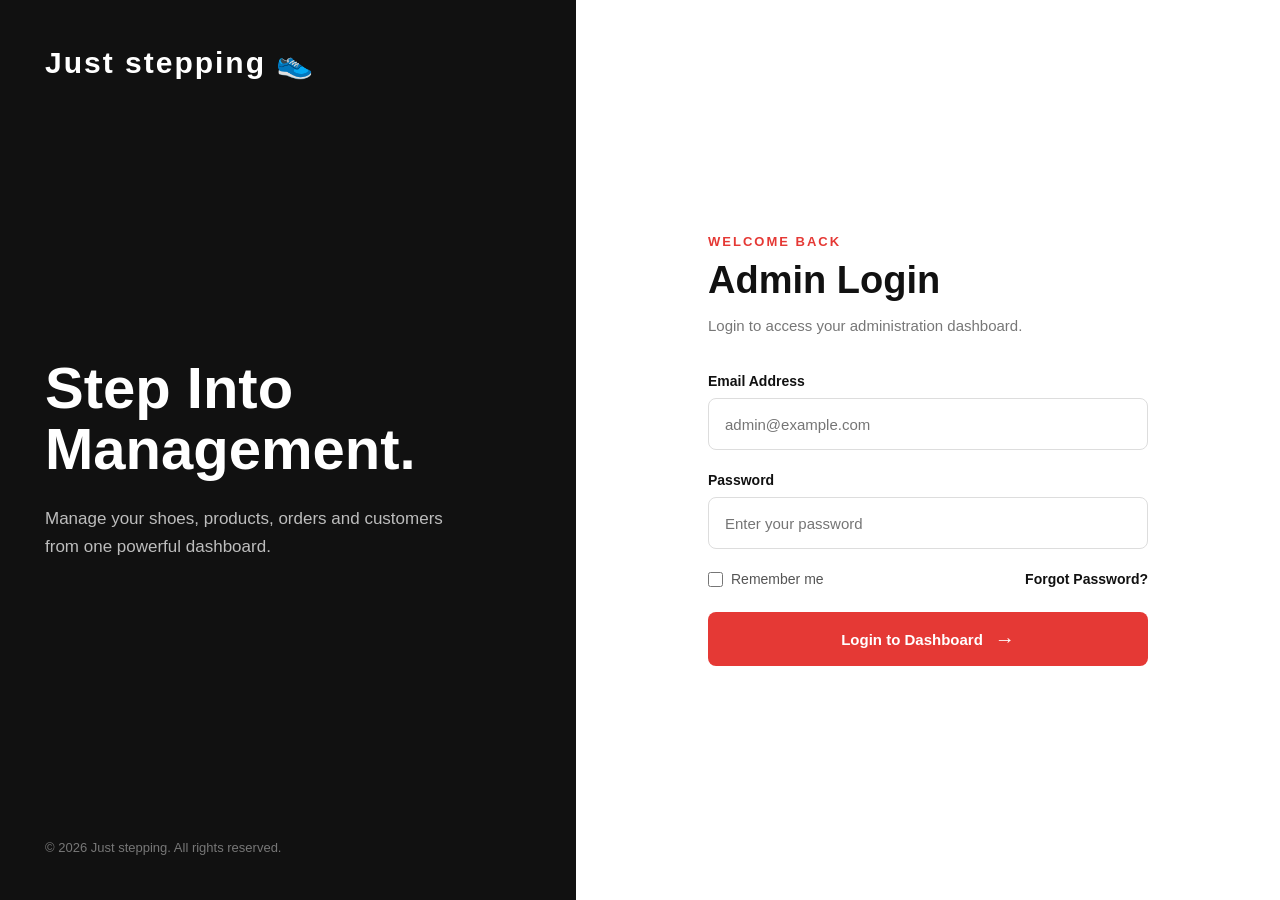
<file: index.html>
<!DOCTYPE html>
<html lang="en">

<head>
    <meta charset="UTF-8">
    <meta name="viewport" content="width=device-width, initial-scale=1.0">

    <title>Just Stepping | Admin Login</title>

    <link rel="stylesheet" href="style.css">
</head>

<body>

    <div class="login-container">

        <!-- Left Side -->
        <div class="login-brand">

            <div class="logo">
                <span class="logo-icon">Just stepping 👟</span>
            </div>

            <div class="brand-content">

                <h1>
                    Step Into<br>
                    Management.
                </h1>

                <p>
                    Manage your shoes, products, orders and customers
                    from one powerful dashboard.
                </p>

            </div>

            <div class="brand-footer">

                <p>
                    © 2026 Just stepping. All rights reserved.
                </p>

            </div>

        </div>


        <!-- Right Side -->
        <div class="login-section">

            <div class="login-box">

                <div class="mobile-logo">

                    <span class="logo-icon">👟</span>
                    <span>Just stepping</span>

                </div>


                <p class="welcome">
                    WELCOME BACK
                </p>

                <h2>
                    Admin Login
                </h2>

                <p class="login-description">
                    Login to access your administration dashboard.
                </p>


                <!-- Login Form -->
                <form id="loginForm">

                    <!-- Email -->
                    <div class="input-group">

                        <label for="email">
                            Email Address
                        </label>

                        <input
                            type="email"
                            id="email"
                            name="email"
                            placeholder="admin@example.com"
                            required
                        >

                    </div>


                    <!-- Password -->
                    <div class="input-group">

                        <label for="password">
                            Password
                        </label>

                        <input
                            type="password"
                            id="password"
                            name="password"
                            placeholder="Enter your password"
                            required
                        >

                    </div>


                    <!-- Remember + Forgot -->
                    <div class="login-options">

                        <label class="remember">

                            <input
                                type="checkbox"
                                name="remember"
                            >

                            <span>
                                Remember me
                            </span>

                        </label>


                        <a href="#">
                            Forgot Password?
                        </a>

                    </div>


                    <!-- Error Message -->
                    <p id="loginError"></p>


                    <!-- Login Button -->
                    <button
                        type="submit"
                        class="login-btn"
                    >

                        Login to Dashboard

                        <span>→</span>

                    </button>

                </form>

            </div>

        </div>

    </div>


    <!-- JavaScript -->
    <script>

        const loginForm = document.getElementById("loginForm");

        loginForm.addEventListener("submit", function(event) {

            // Stop normal form submission
            event.preventDefault();


            // Get entered values
            const email =
                document.getElementById("email").value;

            const password =
                document.getElementById("password").value;


            // Error message element
            const loginError =
                document.getElementById("loginError");


            // Correct login details
            const correctEmail =
                "Litindia1@gmail.com";

            const correctPassword =
                "admin123";


            // Check email and password
            if (
                email === correctEmail &&
                password === correctPassword
            ) {

                // Correct login
                loginError.textContent = "";

                // Open dashboard
                window.location.href = "dashboard.html";

            } else {

                // Wrong login
                loginError.textContent =
                    "❌ Incorrect email or password.";

            }

        });

    </script>

</body>

</html>
</file>
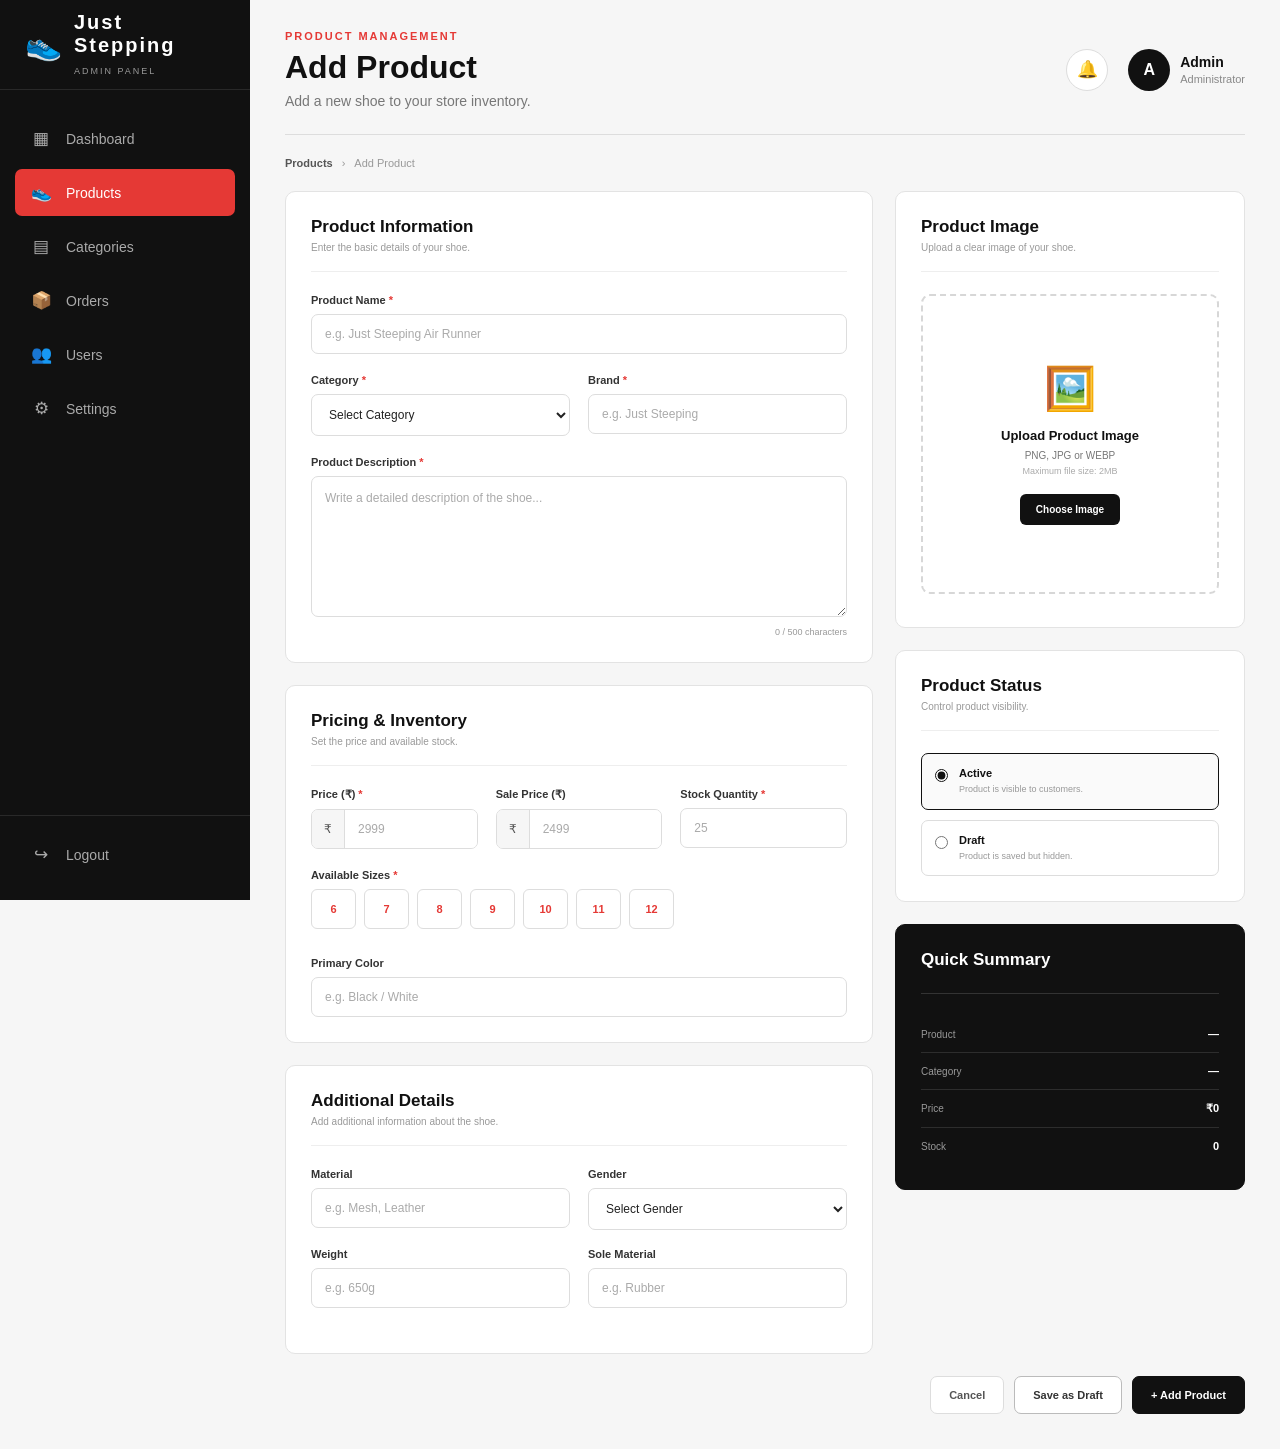
<file: add-product.html>
<!DOCTYPE html>
<html lang="en">

<head>

    <meta charset="UTF-8">

    <meta name="viewport" content="width=device-width, initial-scale=1.0">

    <title>Just Stepping | Add Product</title>

    <!-- Only this page's CSS -->
    <link rel="stylesheet" href="add-product.css">

</head>

<body>


    <!-- =====================================================
         SIDEBAR
    ====================================================== -->

    <aside class="sidebar">

        <!-- LOGO -->

        <div class="admin-logo">

            <div class="logo-icon">
                👟
            </div>

            <div class="logo-text">

                <h2>Just Stepping</h2>

                <span>ADMIN PANEL</span>

            </div>

        </div>


        <!-- NAVIGATION -->

        <nav class="sidebar-menu">

            <a href="dashboard.html" class="menu-item">

                <span class="menu-icon">▦</span>

                <span>Dashboard</span>

            </a>


            <a href="product.html" class="menu-item active">

                <span class="menu-icon">👟</span>

                <span>Products</span>

            </a>


            <a href="category.html" class="menu-item">

                <span class="menu-icon">▤</span>

                <span>Categories</span>

            </a>


            <a href="orders.html" class="menu-item">

                <span class="menu-icon">📦</span>

                <span>Orders</span>

            </a>


            <a href="users.html" class="menu-item">

                <span class="menu-icon">👥</span>

                <span>Users</span>

            </a>


            <a href="settings.html" class="menu-item">

                <span class="menu-icon">⚙</span>

                <span>Settings</span>

            </a>

        </nav>


        <!-- LOGOUT -->

        <div class="sidebar-bottom">

            <a href="index.html" class="menu-item logout">

                <span class="menu-icon">↪</span>

                <span>Logout</span>

            </a>

        </div>

    </aside>



    <!-- =====================================================
         MAIN CONTENT
    ====================================================== -->

    <main class="main-content">


        <!-- =================================================
             TOPBAR
        ================================================== -->

        <header class="topbar">

            <div class="page-heading">

                <p class="topbar-label">
                    PRODUCT MANAGEMENT
                </p>

                <h1>Add Product</h1>

                <p class="page-description">
                    Add a new shoe to your store inventory.
                </p>

            </div>


            <div class="topbar-right">

                <button
                    type="button"
                    class="notification-btn"
                    title="Notifications"
                >
                    🔔
                </button>


                <div class="admin-profile">

                    <div class="profile-avatar">
                        A
                    </div>

                    <div class="profile-details">

                        <strong>Admin</strong>

                        <span>Administrator</span>

                    </div>

                </div>

            </div>

        </header>



        <!-- =================================================
             BREADCRUMB
        ================================================== -->

        <div class="breadcrumb">

            <a href="product.html">
                Products
            </a>

            <span>›</span>

            <span>Add Product</span>

        </div>



        <!-- =================================================
             PRODUCT FORM
        ================================================== -->

        <form
            action=""
            method="POST"
            enctype="multipart/form-data"
            id="productForm"
        >


            <div class="form-layout">


                <!-- =================================================
                     LEFT COLUMN
                ================================================== -->

                <div class="left-column">


                    <!-- PRODUCT INFORMATION -->

                    <section class="form-card">

                        <div class="card-header">

                            <div>

                                <h2>Product Information</h2>

                                <p>
                                    Enter the basic details of your shoe.
                                </p>

                            </div>

                        </div>


                        <!-- PRODUCT NAME -->

                        <div class="form-group">

                            <label for="product_name">

                                Product Name

                                <span>*</span>

                            </label>

                            <input
                                type="text"
                                id="product_name"
                                name="product_name"
                                placeholder="e.g. Just Steeping Air Runner"
                                required
                            >

                        </div>


                        <!-- CATEGORY + BRAND -->

                        <div class="form-row">


                            <div class="form-group">

                                <label for="category">

                                    Category

                                    <span>*</span>

                                </label>

                                <select
                                    id="category"
                                    name="category"
                                    required
                                >

                                    <option value="">
                                        Select Category
                                    </option>

                                    <option value="running">
                                        Running Shoes
                                    </option>

                                    <option value="casual">
                                        Casual Shoes
                                    </option>

                                    <option value="sports">
                                        Sports Shoes
                                    </option>

                                    <option value="formal">
                                        Formal Shoes
                                    </option>

                                    <option value="sneakers">
                                        Sneakers
                                    </option>

                                    <option value="boots">
                                        Boots
                                    </option>

                                    <option value="sandals">
                                        Sandals
                                    </option>

                                </select>

                            </div>


                            <div class="form-group">

                                <label for="brand">

                                    Brand

                                    <span>*</span>

                                </label>

                                <input
                                    type="text"
                                    id="brand"
                                    name="brand"
                                    placeholder="e.g. Just Steeping"
                                    required
                                >

                            </div>


                        </div>


                        <!-- DESCRIPTION -->

                        <div class="form-group">

                            <label for="description">

                                Product Description

                                <span>*</span>

                            </label>

                            <textarea
                                id="description"
                                name="description"
                                rows="6"
                                placeholder="Write a detailed description of the shoe..."
                                required
                            ></textarea>

                            <div class="character-count">

                                <span id="descriptionCount">
                                    0
                                </span>

                                / 500 characters

                            </div>

                        </div>


                    </section>



                    <!-- PRICING -->

                    <section class="form-card">

                        <div class="card-header">

                            <div>

                                <h2>Pricing & Inventory</h2>

                                <p>
                                    Set the price and available stock.
                                </p>

                            </div>

                        </div>


                        <div class="form-row three-columns">


                            <!-- PRICE -->

                            <div class="form-group">

                                <label for="price">

                                    Price (₹)

                                    <span>*</span>

                                </label>

                                <div class="input-prefix">

                                    <span>₹</span>

                                    <input
                                        type="number"
                                        id="price"
                                        name="price"
                                        placeholder="2999"
                                        min="0"
                                        step="0.01"
                                        required
                                    >

                                </div>

                            </div>


                            <!-- DISCOUNT -->

                            <div class="form-group">

                                <label for="discount_price">

                                    Sale Price (₹)

                                </label>

                                <div class="input-prefix">

                                    <span>₹</span>

                                    <input
                                        type="number"
                                        id="discount_price"
                                        name="discount_price"
                                        placeholder="2499"
                                        min="0"
                                        step="0.01"
                                    >

                                </div>

                            </div>


                            <!-- STOCK -->

                            <div class="form-group">

                                <label for="stock">

                                    Stock Quantity

                                    <span>*</span>

                                </label>

                                <input
                                    type="number"
                                    id="stock"
                                    name="stock"
                                    placeholder="25"
                                    min="0"
                                    required
                                >

                            </div>


                        </div>


                        <!-- SIZE -->

                        <div class="form-group">

                            <label>

                                Available Sizes

                                <span>*</span>

                            </label>


                            <div class="size-grid">


                                <label class="size-option">

                                    <input
                                        type="checkbox"
                                        name="sizes[]"
                                        value="6"
                                    >

                                    <span>6</span>

                                </label>


                                <label class="size-option">

                                    <input
                                        type="checkbox"
                                        name="sizes[]"
                                        value="7"
                                    >

                                    <span>7</span>

                                </label>


                                <label class="size-option">

                                    <input
                                        type="checkbox"
                                        name="sizes[]"
                                        value="8"
                                    >

                                    <span>8</span>

                                </label>


                                <label class="size-option">

                                    <input
                                        type="checkbox"
                                        name="sizes[]"
                                        value="9"
                                    >

                                    <span>9</span>

                                </label>


                                <label class="size-option">

                                    <input
                                        type="checkbox"
                                        name="sizes[]"
                                        value="10"
                                    >

                                    <span>10</span>

                                </label>


                                <label class="size-option">

                                    <input
                                        type="checkbox"
                                        name="sizes[]"
                                        value="11"
                                    >

                                    <span>11</span>

                                </label>


                                <label class="size-option">

                                    <input
                                        type="checkbox"
                                        name="sizes[]"
                                        value="12"
                                    >

                                    <span>12</span>

                                </label>


                            </div>

                        </div>


                        <!-- COLOR -->

                        <div class="form-group">

                            <label for="color">

                                Primary Color

                            </label>

                            <input
                                type="text"
                                id="color"
                                name="color"
                                placeholder="e.g. Black / White"
                            >

                        </div>


                    </section>



                    <!-- PRODUCT DESCRIPTION DETAILS -->

                    <section class="form-card">

                        <div class="card-header">

                            <div>

                                <h2>Additional Details</h2>

                                <p>
                                    Add additional information about the shoe.
                                </p>

                            </div>

                        </div>


                        <div class="form-row">


                            <div class="form-group">

                                <label for="material">

                                    Material

                                </label>

                                <input
                                    type="text"
                                    id="material"
                                    name="material"
                                    placeholder="e.g. Mesh, Leather"
                                >

                            </div>


                            <div class="form-group">

                                <label for="gender">

                                    Gender

                                </label>

                                <select
                                    id="gender"
                                    name="gender"
                                >

                                    <option value="">
                                        Select Gender
                                    </option>

                                    <option value="men">
                                        Men
                                    </option>

                                    <option value="women">
                                        Women
                                    </option>

                                    <option value="unisex">
                                        Unisex
                                    </option>

                                    <option value="kids">
                                        Kids
                                    </option>

                                </select>

                            </div>


                        </div>


                        <div class="form-row">


                            <div class="form-group">

                                <label for="weight">

                                    Weight

                                </label>

                                <input
                                    type="text"
                                    id="weight"
                                    name="weight"
                                    placeholder="e.g. 650g"
                                >

                            </div>


                            <div class="form-group">

                                <label for="sole">

                                    Sole Material

                                </label>

                                <input
                                    type="text"
                                    id="sole"
                                    name="sole"
                                    placeholder="e.g. Rubber"
                                >

                            </div>


                        </div>


                    </section>


                </div>



                <!-- =================================================
                     RIGHT COLUMN
                ================================================== -->

                <div class="right-column">


                    <!-- PRODUCT IMAGE -->

                    <section class="form-card image-card">

                        <div class="card-header">

                            <div>

                                <h2>Product Image</h2>

                                <p>
                                    Upload a clear image of your shoe.
                                </p>

                            </div>

                        </div>


                        <div
                            class="image-upload-area"
                            id="imageUploadArea"
                        >

                            <div
                                class="upload-icon"
                                id="uploadIcon"
                            >
                                🖼️
                            </div>


                            <div
                                class="image-preview"
                                id="imagePreview"
                            ></div>


                            <h3>
                                Upload Product Image
                            </h3>

                            <p>
                                PNG, JPG or WEBP
                            </p>

                            <span>
                                Maximum file size: 2MB
                            </span>


                            <label
                                for="product_image"
                                class="upload-btn"
                            >
                                Choose Image
                            </label>


                            <input
                                type="file"
                                id="product_image"
                                name="product_image"
                                accept="image/png,image/jpeg,image/webp"
                                hidden
                            >

                        </div>


                        <div
                            class="image-error"
                            id="imageError"
                        ></div>


                    </section>



                    <!-- STATUS -->

                    <section class="form-card">

                        <div class="card-header">

                            <div>

                                <h2>Product Status</h2>

                                <p>
                                    Control product visibility.
                                </p>

                            </div>

                        </div>


                        <div class="status-options">


                            <label class="status-option selected">

                                <input
                                    type="radio"
                                    name="status"
                                    value="active"
                                    checked
                                >

                                <div>

                                    <strong>
                                        Active
                                    </strong>

                                    <span>
                                        Product is visible to customers.
                                    </span>

                                </div>

                            </label>


                            <label class="status-option">

                                <input
                                    type="radio"
                                    name="status"
                                    value="draft"
                                >

                                <div>

                                    <strong>
                                        Draft
                                    </strong>

                                    <span>
                                        Product is saved but hidden.
                                    </span>

                                </div>

                            </label>


                        </div>

                    </section>



                    <!-- PRODUCT SUMMARY -->

                    <section class="form-card summary-card">

                        <div class="card-header">

                            <div>

                                <h2>Quick Summary</h2>

                            </div>

                        </div>


                        <div class="summary-item">

                            <span>
                                Product
                            </span>

                            <strong id="summaryName">
                                —
                            </strong>

                        </div>


                        <div class="summary-item">

                            <span>
                                Category
                            </span>

                            <strong id="summaryCategory">
                                —
                            </strong>

                        </div>


                        <div class="summary-item">

                            <span>
                                Price
                            </span>

                            <strong id="summaryPrice">
                                ₹0
                            </strong>

                        </div>


                        <div class="summary-item">

                            <span>
                                Stock
                            </span>

                            <strong id="summaryStock">
                                0
                            </strong>

                        </div>


                    </section>


                </div>


            </div>



            <!-- =================================================
                 FORM ACTIONS
            ================================================== -->

            <div class="form-actions">


                <a
                    href="product.html"
                    class="cancel-btn"
                >
                    Cancel
                </a>


                <button
                    type="submit"
                    class="save-draft-btn"
                    name="action"
                    value="draft"
                >
                    Save as Draft
                </button>


                <button
                    type="submit"
                    class="add-product-btn"
                    name="action"
                    value="publish"
                >
                    + Add Product
                </button>


            </div>


        </form>


    </main>



    <!-- =====================================================
         JAVASCRIPT
    ====================================================== -->

    <script>


        /* =================================================
           DESCRIPTION CHARACTER COUNTER
        ================================================== */

        const description =
            document.getElementById("description");

        const descriptionCount =
            document.getElementById("descriptionCount");


        description.addEventListener(
            "input",
            function () {

                descriptionCount.textContent =
                    this.value.length;

            }
        );



        /* =================================================
           IMAGE PREVIEW
        ================================================== */

        const imageInput =
            document.getElementById("product_image");

        const imagePreview =
            document.getElementById("imagePreview");

        const uploadIcon =
            document.getElementById("uploadIcon");

        const imageUploadArea =
            document.getElementById("imageUploadArea");

        const imageError =
            document.getElementById("imageError");


        imageInput.addEventListener(
            "change",
            function () {


                imageError.textContent = "";


                const file =
                    this.files[0];


                if (!file) {

                    return;

                }


                /* Check file type */

                const allowedTypes = [
                    "image/jpeg",
                    "image/png",
                    "image/webp"
                ];


                if (
                    !allowedTypes.includes(
                        file.type
                    )
                ) {

                    imageError.textContent =
                        "Please select a JPG, PNG or WEBP image.";

                    this.value = "";

                    return;

                }


                /* Check file size */

                if (
                    file.size >
                    2 * 1024 * 1024
                ) {

                    imageError.textContent =
                        "Image size must be less than 2MB.";

                    this.value = "";

                    return;

                }


                const reader =
                    new FileReader();


                reader.onload =
                    function (event) {


                        imagePreview.innerHTML =
                            `<img src="${event.target.result}" alt="Product Preview">`;


                        imagePreview.classList.add(
                            "show"
                        );


                        uploadIcon.style.display =
                            "none";


                        imageUploadArea.classList.add(
                            "has-image"
                        );

                    };


                reader.readAsDataURL(file);

            }
        );



        /* =================================================
           LIVE PRODUCT SUMMARY
        ================================================== */

        const productName =
            document.getElementById(
                "product_name"
            );

        const category =
            document.getElementById(
                "category"
            );

        const price =
            document.getElementById(
                "price"
            );

        const stock =
            document.getElementById(
                "stock"
            );


        const summaryName =
            document.getElementById(
                "summaryName"
            );

        const summaryCategory =
            document.getElementById(
                "summaryCategory"
            );

        const summaryPrice =
            document.getElementById(
                "summaryPrice"
            );

        const summaryStock =
            document.getElementById(
                "summaryStock"
            );


        productName.addEventListener(
            "input",
            function () {

                summaryName.textContent =
                    this.value || "—";

            }
        );


        category.addEventListener(
            "change",
            function () {

                if (this.value) {

                    summaryCategory.textContent =
                        this.options[
                            this.selectedIndex
                        ].text;

                } else {

                    summaryCategory.textContent =
                        "—";

                }

            }
        );


        price.addEventListener(
            "input",
            function () {

                summaryPrice.textContent =
                    "₹" +
                    (
                        Number(this.value) || 0
                    ).toLocaleString("en-IN");

            }
        );


        stock.addEventListener(
            "input",
            function () {

                summaryStock.textContent =
                    this.value || "0";

            }
        );



        /* =================================================
           STATUS RADIO UI
        ================================================== */

        const statusOptions =
            document.querySelectorAll(
                ".status-option"
            );


        statusOptions.forEach(
            function (option) {


                const radio =
                    option.querySelector(
                        "input"
                    );


                radio.addEventListener(
                    "change",
                    function () {


                        statusOptions.forEach(
                            function (item) {

                                item.classList.remove(
                                    "selected"
                                );

                            }
                        );


                        if (this.checked) {

                            option.classList.add(
                                "selected"
                            );

                        }

                    }
                );

            }
        );



        /* =================================================
           FORM VALIDATION
        ================================================== */

        document
            .getElementById("productForm")
            .addEventListener(
                "submit",
                function (event) {


                    const sizes =
                        document.querySelectorAll(
                            'input[name="sizes[]"]:checked'
                        );


                    if (sizes.length === 0) {

                        event.preventDefault();


                        alert(
                            "Please select at least one shoe size."
                        );


                        return;

                    }


                    const salePrice =
                        document.getElementById(
                            "discount_price"
                        ).value;


                    const regularPrice =
                        Number(
                            document.getElementById(
                                "price"
                            ).value
                        );


                    if (
                        salePrice &&
                        Number(salePrice) >
                        regularPrice
                    ) {

                        event.preventDefault();


                        alert(
                            "Sale price cannot be higher than the regular price."
                        );


                        return;

                    }

                }
            );


    </script>


</body>

</html>
</file>
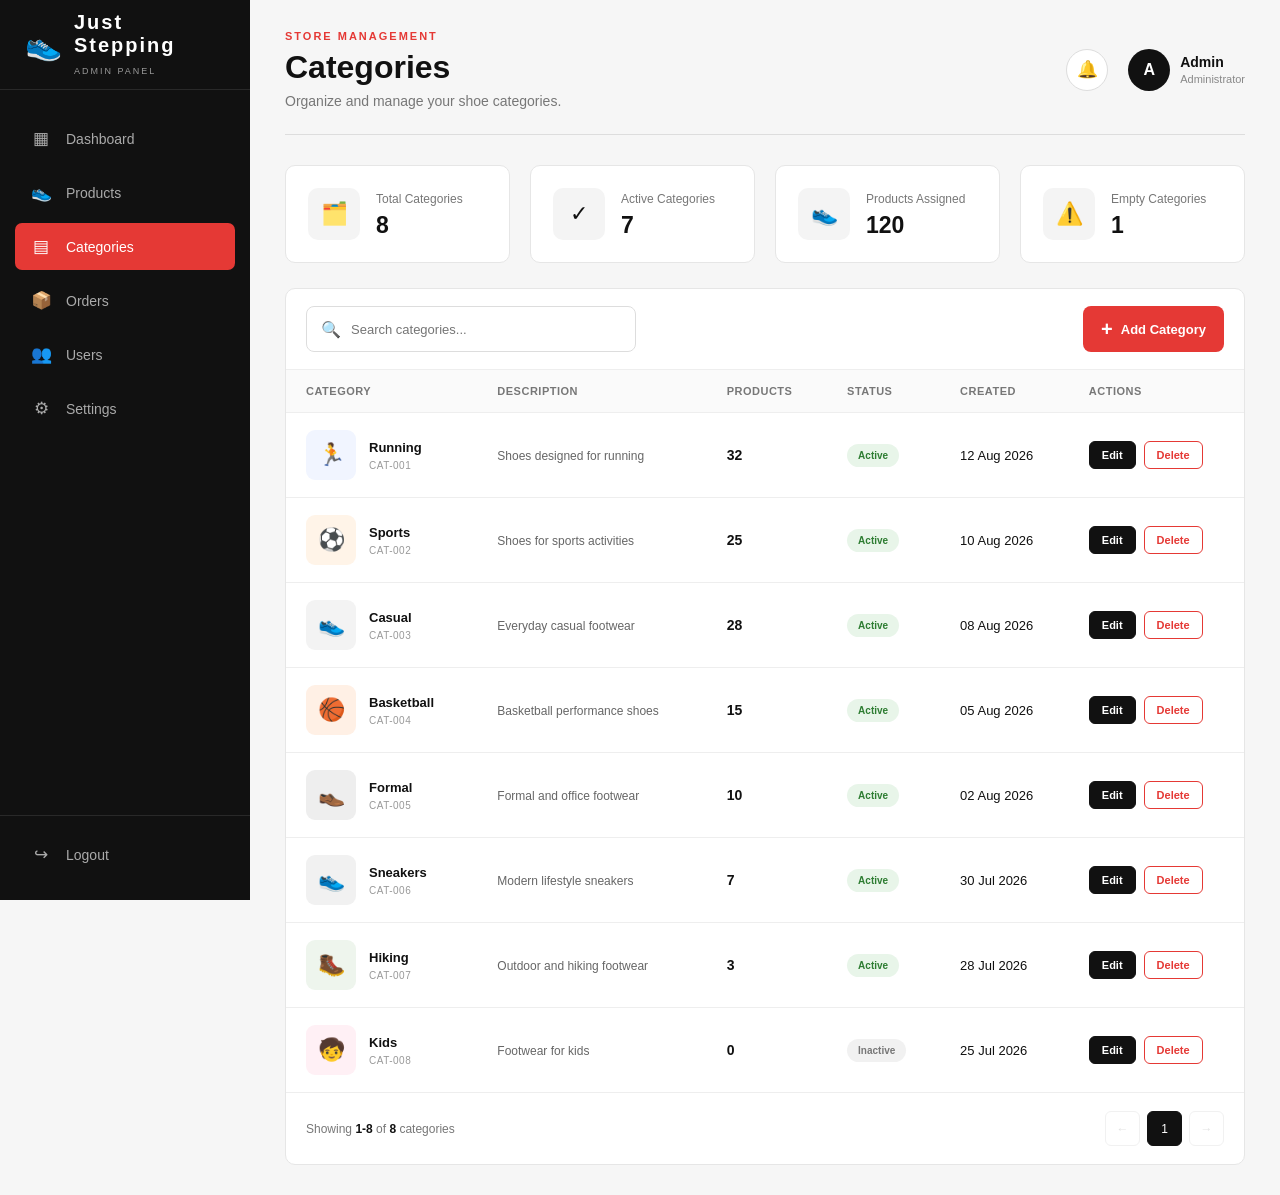
<file: category.html>
<!DOCTYPE html>
<html lang="en">

<head>

    <meta charset="UTF-8">

    <meta name="viewport" content="width=device-width, initial-scale=1.0">

    <title>Just Stepping | Categories</title>

    <!-- ONLY CATEGORY CSS -->
    <link rel="stylesheet" href="category.css">

</head>

<body>


    <!-- ==================================================
         SIDEBAR
    =================================================== -->

    <aside class="sidebar">


        <!-- LOGO -->

        <div class="admin-logo">

            <div class="logo-icon">
                👟
            </div>

            <div class="logo-text">

                <h2>Just Stepping</h2>

                <span>ADMIN PANEL</span>

            </div>

        </div>


        <!-- NAVIGATION -->

        <nav class="sidebar-menu">


            <a href="dashboard.html" class="menu-item">

                <span class="menu-icon">▦</span>

                <span>Dashboard</span>

            </a>


            <a href="product.html" class="menu-item">

                <span class="menu-icon">👟</span>

                <span>Products</span>

            </a>


            <a href="category.html" class="menu-item active">

                <span class="menu-icon">▤</span>

                <span>Categories</span>

            </a>


            <a href="orders.html" class="menu-item">

                <span class="menu-icon">📦</span>

                <span>Orders</span>

            </a>


            <a href="users.html" class="menu-item">

                <span class="menu-icon">👥</span>

                <span>Users</span>

            </a>


            <a href="settings.html" class="menu-item">

                <span class="menu-icon">⚙</span>

                <span>Settings</span>

            </a>


        </nav>


        <!-- LOGOUT -->

        <div class="sidebar-bottom">

            <a href="index.html" class="menu-item logout">

                <span class="menu-icon">↪</span>

                <span>Logout</span>

            </a>

        </div>


    </aside>



    <!-- ==================================================
         MAIN CONTENT
    =================================================== -->

    <main class="main-content">


        <!-- ==================================================
             TOP HEADER
        =================================================== -->

        <header class="topbar">


            <div class="page-heading">

                <p class="topbar-label">
                    STORE MANAGEMENT
                </p>

                <h1>Categories</h1>

                <p class="page-description">
                    Organize and manage your shoe categories.
                </p>

            </div>


            <div class="topbar-right">


                <button
                    class="notification-btn"
                    title="Notifications"
                >
                    🔔
                </button>


                <div class="admin-profile">


                    <div class="profile-avatar">
                        A
                    </div>


                    <div class="profile-details">

                        <strong>Admin</strong>

                        <span>Administrator</span>

                    </div>


                </div>


            </div>


        </header>



        <!-- ==================================================
             CATEGORY STATISTICS
        =================================================== -->

        <section class="category-stats">


            <!-- TOTAL CATEGORIES -->

            <div class="stat-card">

                <div class="stat-icon">
                    🗂️
                </div>

                <div class="stat-content">

                    <span>Total Categories</span>

                    <h3>8</h3>

                </div>

            </div>



            <!-- ACTIVE -->

            <div class="stat-card">

                <div class="stat-icon">
                    ✓
                </div>

                <div class="stat-content">

                    <span>Active Categories</span>

                    <h3>7</h3>

                </div>

            </div>



            <!-- PRODUCTS -->

            <div class="stat-card">

                <div class="stat-icon">
                    👟
                </div>

                <div class="stat-content">

                    <span>Products Assigned</span>

                    <h3>120</h3>

                </div>

            </div>



            <!-- EMPTY -->

            <div class="stat-card">

                <div class="stat-icon">
                    ⚠️
                </div>

                <div class="stat-content">

                    <span>Empty Categories</span>

                    <h3>1</h3>

                </div>

            </div>


        </section>



        <!-- ==================================================
             CATEGORY CONTAINER
        =================================================== -->

        <section class="category-container">


            <!-- TOOLBAR -->

            <div class="category-toolbar">


                <div class="search-box">

                    <span>🔍</span>

                    <input
                        type="text"
                        id="categorySearch"
                        placeholder="Search categories..."
                    >

                </div>


                <button
                    class="add-category-btn"
                    id="openModalBtn"
                >

                    <span>+</span>

                    Add Category

                </button>


            </div>



            <!-- ==================================================
                 CATEGORY TABLE
            =================================================== -->

            <div class="table-wrapper">


                <table class="category-table">


                    <thead>

                        <tr>

                            <th>Category</th>

                            <th>Description</th>

                            <th>Products</th>

                            <th>Status</th>

                            <th>Created</th>

                            <th>Actions</th>

                        </tr>

                    </thead>


                    <tbody id="categoryTable">


                        <!-- CATEGORY 1 -->

                        <tr class="category-row">


                            <td>

                                <div class="category-info">

                                    <div class="category-icon running">
                                        🏃
                                    </div>

                                    <div>

                                        <h4>Running</h4>

                                        <p>CAT-001</p>

                                    </div>

                                </div>

                            </td>


                            <td>

                                <span class="description">
                                    Shoes designed for running
                                </span>

                            </td>


                            <td>

                                <strong class="product-count">
                                    32
                                </strong>

                            </td>


                            <td>

                                <span class="status active-status">
                                    Active
                                </span>

                            </td>


                            <td>
                                12 Aug 2026
                            </td>


                            <td>

                                <div class="action-buttons">

                                    <button
                                        class="edit-btn"
                                        onclick="editCategory('Running')"
                                    >
                                        Edit
                                    </button>

                                    <button
                                        class="delete-btn"
                                        onclick="deleteCategory(this, 'Running')"
                                    >
                                        Delete
                                    </button>

                                </div>

                            </td>


                        </tr>



                        <!-- CATEGORY 2 -->

                        <tr class="category-row">


                            <td>

                                <div class="category-info">

                                    <div class="category-icon sports">
                                        ⚽
                                    </div>

                                    <div>

                                        <h4>Sports</h4>

                                        <p>CAT-002</p>

                                    </div>

                                </div>

                            </td>


                            <td>

                                <span class="description">
                                    Shoes for sports activities
                                </span>

                            </td>


                            <td>

                                <strong class="product-count">
                                    25
                                </strong>

                            </td>


                            <td>

                                <span class="status active-status">
                                    Active
                                </span>

                            </td>


                            <td>
                                10 Aug 2026
                            </td>


                            <td>

                                <div class="action-buttons">

                                    <button
                                        class="edit-btn"
                                        onclick="editCategory('Sports')"
                                    >
                                        Edit
                                    </button>

                                    <button
                                        class="delete-btn"
                                        onclick="deleteCategory(this, 'Sports')"
                                    >
                                        Delete
                                    </button>

                                </div>

                            </td>


                        </tr>



                        <!-- CATEGORY 3 -->

                        <tr class="category-row">


                            <td>

                                <div class="category-info">

                                    <div class="category-icon casual">
                                        👟
                                    </div>

                                    <div>

                                        <h4>Casual</h4>

                                        <p>CAT-003</p>

                                    </div>

                                </div>

                            </td>


                            <td>

                                <span class="description">
                                    Everyday casual footwear
                                </span>

                            </td>


                            <td>

                                <strong class="product-count">
                                    28
                                </strong>

                            </td>


                            <td>

                                <span class="status active-status">
                                    Active
                                </span>

                            </td>


                            <td>
                                08 Aug 2026
                            </td>


                            <td>

                                <div class="action-buttons">

                                    <button
                                        class="edit-btn"
                                        onclick="editCategory('Casual')"
                                    >
                                        Edit
                                    </button>

                                    <button
                                        class="delete-btn"
                                        onclick="deleteCategory(this, 'Casual')"
                                    >
                                        Delete
                                    </button>

                                </div>

                            </td>


                        </tr>



                        <!-- CATEGORY 4 -->

                        <tr class="category-row">


                            <td>

                                <div class="category-info">

                                    <div class="category-icon basketball">
                                        🏀
                                    </div>

                                    <div>

                                        <h4>Basketball</h4>

                                        <p>CAT-004</p>

                                    </div>

                                </div>

                            </td>


                            <td>

                                <span class="description">
                                    Basketball performance shoes
                                </span>

                            </td>


                            <td>

                                <strong class="product-count">
                                    15
                                </strong>

                            </td>


                            <td>

                                <span class="status active-status">
                                    Active
                                </span>

                            </td>


                            <td>
                                05 Aug 2026
                            </td>


                            <td>

                                <div class="action-buttons">

                                    <button
                                        class="edit-btn"
                                        onclick="editCategory('Basketball')"
                                    >
                                        Edit
                                    </button>

                                    <button
                                        class="delete-btn"
                                        onclick="deleteCategory(this, 'Basketball')"
                                    >
                                        Delete
                                    </button>

                                </div>

                            </td>


                        </tr>



                        <!-- CATEGORY 5 -->

                        <tr class="category-row">


                            <td>

                                <div class="category-info">

                                    <div class="category-icon formal">
                                        👞
                                    </div>

                                    <div>

                                        <h4>Formal</h4>

                                        <p>CAT-005</p>

                                    </div>

                                </div>

                            </td>


                            <td>

                                <span class="description">
                                    Formal and office footwear
                                </span>

                            </td>


                            <td>

                                <strong class="product-count">
                                    10
                                </strong>

                            </td>


                            <td>

                                <span class="status active-status">
                                    Active
                                </span>

                            </td>


                            <td>
                                02 Aug 2026
                            </td>


                            <td>

                                <div class="action-buttons">

                                    <button
                                        class="edit-btn"
                                        onclick="editCategory('Formal')"
                                    >
                                        Edit
                                    </button>

                                    <button
                                        class="delete-btn"
                                        onclick="deleteCategory(this, 'Formal')"
                                    >
                                        Delete
                                    </button>

                                </div>

                            </td>


                        </tr>



                        <!-- CATEGORY 6 -->

                        <tr class="category-row">


                            <td>

                                <div class="category-info">

                                    <div class="category-icon sneakers">
                                        👟
                                    </div>

                                    <div>

                                        <h4>Sneakers</h4>

                                        <p>CAT-006</p>

                                    </div>

                                </div>

                            </td>


                            <td>

                                <span class="description">
                                    Modern lifestyle sneakers
                                </span>

                            </td>


                            <td>

                                <strong class="product-count">
                                    7
                                </strong>

                            </td>


                            <td>

                                <span class="status active-status">
                                    Active
                                </span>

                            </td>


                            <td>
                                30 Jul 2026
                            </td>


                            <td>

                                <div class="action-buttons">

                                    <button
                                        class="edit-btn"
                                        onclick="editCategory('Sneakers')"
                                    >
                                        Edit
                                    </button>

                                    <button
                                        class="delete-btn"
                                        onclick="deleteCategory(this, 'Sneakers')"
                                    >
                                        Delete
                                    </button>

                                </div>

                            </td>


                        </tr>



                        <!-- CATEGORY 7 -->

                        <tr class="category-row">


                            <td>

                                <div class="category-info">

                                    <div class="category-icon hiking">
                                        🥾
                                    </div>

                                    <div>

                                        <h4>Hiking</h4>

                                        <p>CAT-007</p>

                                    </div>

                                </div>

                            </td>


                            <td>

                                <span class="description">
                                    Outdoor and hiking footwear
                                </span>

                            </td>


                            <td>

                                <strong class="product-count">
                                    3
                                </strong>

                            </td>


                            <td>

                                <span class="status active-status">
                                    Active
                                </span>

                            </td>


                            <td>
                                28 Jul 2026
                            </td>


                            <td>

                                <div class="action-buttons">

                                    <button
                                        class="edit-btn"
                                        onclick="editCategory('Hiking')"
                                    >
                                        Edit
                                    </button>

                                    <button
                                        class="delete-btn"
                                        onclick="deleteCategory(this, 'Hiking')"
                                    >
                                        Delete
                                    </button>

                                </div>

                            </td>


                        </tr>



                        <!-- CATEGORY 8 -->

                        <tr class="category-row">


                            <td>

                                <div class="category-info">

                                    <div class="category-icon kids">
                                        🧒
                                    </div>

                                    <div>

                                        <h4>Kids</h4>

                                        <p>CAT-008</p>

                                    </div>

                                </div>

                            </td>


                            <td>

                                <span class="description">
                                    Footwear for kids
                                </span>

                            </td>


                            <td>

                                <strong class="product-count">
                                    0
                                </strong>

                            </td>


                            <td>

                                <span class="status inactive-status">
                                    Inactive
                                </span>

                            </td>


                            <td>
                                25 Jul 2026
                            </td>


                            <td>

                                <div class="action-buttons">

                                    <button
                                        class="edit-btn"
                                        onclick="editCategory('Kids')"
                                    >
                                        Edit
                                    </button>

                                    <button
                                        class="delete-btn"
                                        onclick="deleteCategory(this, 'Kids')"
                                    >
                                        Delete
                                    </button>

                                </div>

                            </td>


                        </tr>


                    </tbody>


                </table>


            </div>



            <!-- ==================================================
                 PAGINATION
            =================================================== -->

            <div class="pagination">


                <div class="pagination-info">

                    Showing
                    <strong>1-8</strong>
                    of
                    <strong>8</strong>
                    categories

                </div>


                <div class="page-buttons">

                    <button disabled>
                        ←
                    </button>

                    <button class="current">
                        1
                    </button>

                    <button disabled>
                        →
                    </button>

                </div>


            </div>


        </section>


    </main>



    <!-- ==================================================
         ADD CATEGORY MODAL
    =================================================== -->

    <div class="modal-overlay" id="categoryModal">


        <div class="modal">


            <!-- MODAL HEADER -->

            <div class="modal-header">

                <div>

                    <p class="modal-label">
                        CATEGORY MANAGEMENT
                    </p>

                    <h2>Add New Category</h2>

                </div>


                <button
                    class="close-modal"
                    id="closeModalBtn"
                >
                    ×
                </button>

            </div>



            <!-- FORM -->

            <form id="categoryForm">


                <div class="form-group">

                    <label for="categoryName">
                        Category Name
                    </label>

                    <input
                        type="text"
                        id="categoryName"
                        placeholder="Enter category name"
                        required
                    >

                </div>



                <div class="form-group">

                    <label for="categoryDescription">
                        Description
                    </label>

                    <textarea
                        id="categoryDescription"
                        rows="4"
                        placeholder="Enter category description"
                    ></textarea>

                </div>



                <div class="form-group">

                    <label for="categoryStatus">
                        Status
                    </label>

                    <select id="categoryStatus">

                        <option value="active">
                            Active
                        </option>

                        <option value="inactive">
                            Inactive
                        </option>

                    </select>

                </div>



                <!-- FORM BUTTONS -->

                <div class="modal-actions">

                    <button
                        type="button"
                        class="cancel-btn"
                        id="cancelModalBtn"
                    >
                        Cancel
                    </button>


                    <button
                        type="submit"
                        class="save-btn"
                    >
                        Save Category
                    </button>

                </div>


            </form>


        </div>


    </div>



    <!-- ==================================================
         JAVASCRIPT
    =================================================== -->

    <script>


        /* ================================================
           MODAL ELEMENTS
        ================================================= */

        const modal =
            document.getElementById("categoryModal");

        const openModalBtn =
            document.getElementById("openModalBtn");

        const closeModalBtn =
            document.getElementById("closeModalBtn");

        const cancelModalBtn =
            document.getElementById("cancelModalBtn");



        /* ================================================
           OPEN MODAL
        ================================================= */

        openModalBtn.addEventListener("click", function () {

            modal.classList.add("show");

        });



        /* ================================================
           CLOSE MODAL
        ================================================= */

        function closeModal() {

            modal.classList.remove("show");

        }


        closeModalBtn.addEventListener(
            "click",
            closeModal
        );


        cancelModalBtn.addEventListener(
            "click",
            closeModal
        );



        /* ================================================
           CLOSE WHEN CLICKING OUTSIDE
        ================================================= */

        modal.addEventListener("click", function (event) {

            if (event.target === modal) {

                closeModal();

            }

        });



        /* ================================================
           SEARCH CATEGORY
        ================================================= */

        const searchInput =
            document.getElementById("categorySearch");


        searchInput.addEventListener("input", function () {

            const searchValue =
                this.value.toLowerCase();


            const rows =
                document.querySelectorAll(".category-row");


            rows.forEach(function (row) {

                const categoryName =
                    row
                    .querySelector("h4")
                    .textContent
                    .toLowerCase();


                if (
                    categoryName.includes(searchValue)
                ) {

                    row.style.display = "";

                } else {

                    row.style.display = "none";

                }

            });

        });



        /* ================================================
           DELETE CATEGORY
        ================================================= */

        function deleteCategory(button, categoryName) {


            const confirmation =
                confirm(
                    "Are you sure you want to delete the '" +
                    categoryName +
                    "' category?"
                );


            if (confirmation) {

                button
                    .closest(".category-row")
                    .remove();

                alert(
                    categoryName +
                    " category has been deleted."
                );

            }

        }



        /* ================================================
           EDIT CATEGORY
        ================================================= */

        function editCategory(categoryName) {

            alert(
                "Edit feature for '" +
                categoryName +
                "' will be connected to PHP + MySQL later."
            );

        }



        /* ================================================
           ADD CATEGORY FORM
        ================================================= */

        const categoryForm =
            document.getElementById("categoryForm");


        categoryForm.addEventListener(
            "submit",
            function (event) {

                event.preventDefault();


                const categoryName =
                    document
                    .getElementById("categoryName")
                    .value
                    .trim();


                if (categoryName === "") {

                    alert(
                        "Please enter a category name."
                    );

                    return;

                }


                alert(
                    "Category '" +
                    categoryName +
                    "' added successfully!"
                );


                categoryForm.reset();

                closeModal();

            }
        );


    </script>


</body>

</html>
</file>
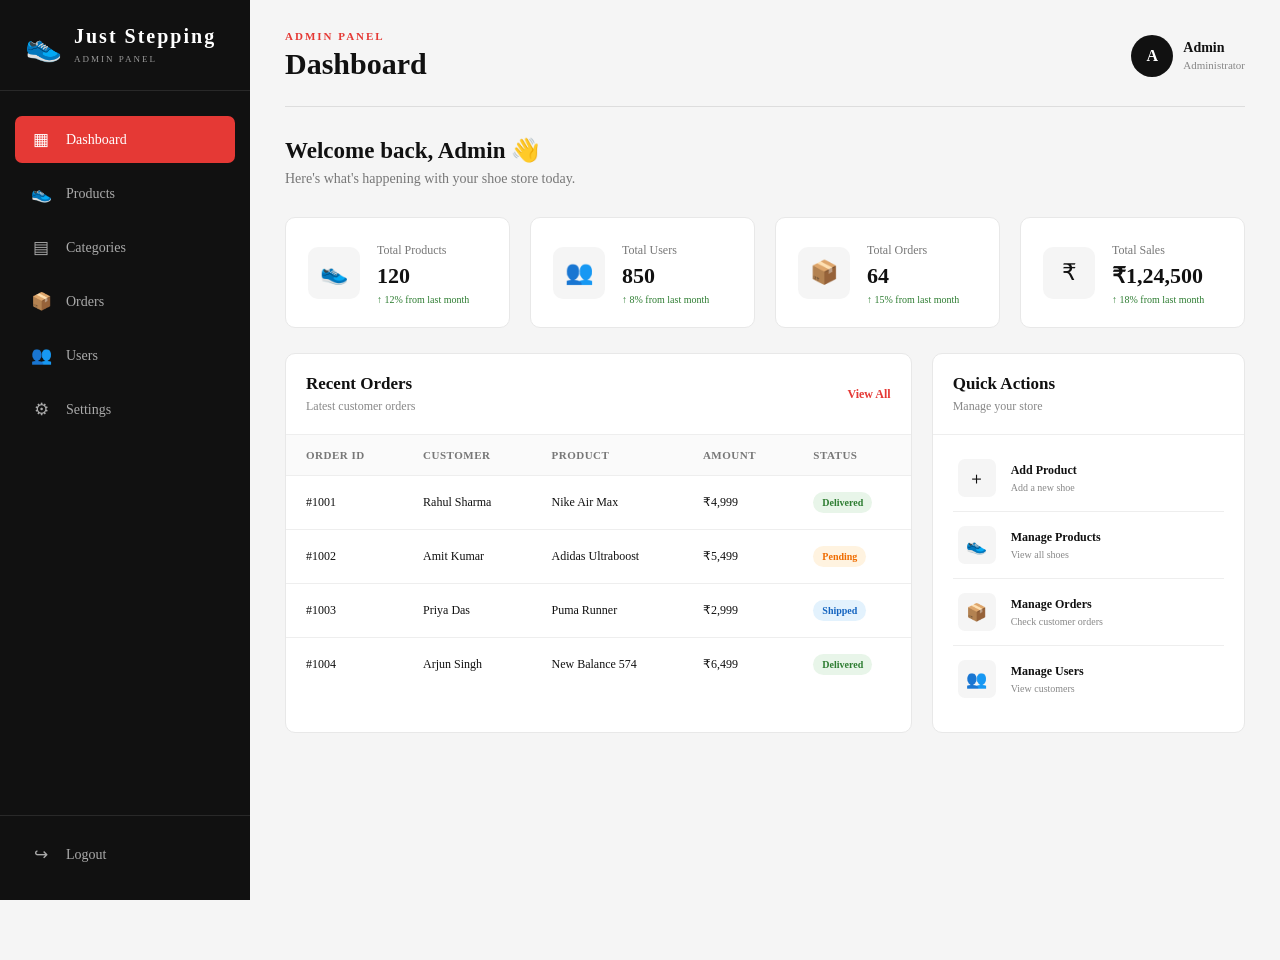
<file: dashboard.html>
<!DOCTYPE html>
<html lang="en">

<head>

    <meta charset="UTF-8">

    <meta name="viewport" content="width=device-width, initial-scale=1.0">

    <title>Just Stepping | Admin Dashboard</title>

    <!-- Main CSS -->
    <link rel="stylesheet" href="./dashboard.css">

</head>


<body>

    <!-- =========================
         SIDEBAR
    ========================== -->

    <aside class="sidebar">

        <!-- Logo -->

        <div class="admin-logo">

            <div class="logo-shoe">👟</div>

            <div>
                <h2>Just Stepping</h2>
                <span>ADMIN PANEL</span>
            </div>

        </div>


        <!-- Navigation -->

        <nav class="sidebar-menu">

            <a href="dashboard.html" class="menu-item active">

                <span class="menu-icon">▦</span>

                <span>Dashboard</span>

            </a>


            <a href="product.html" class="menu-item">

                <span class="menu-icon">👟</span>

                <span>Products</span>

            </a>


            <a href="category.html" class="menu-item">

                <span class="menu-icon">▤</span>

                <span>Categories</span>

            </a>


            <a href="orders.html" class="menu-item">

                <span class="menu-icon">📦</span>

                <span>Orders</span>

            </a>


            <a href="users.html" class="menu-item">

                <span class="menu-icon">👥</span>

                <span>Users</span>

            </a>


            <a href="settings.html" class="menu-item">

                <span class="menu-icon">⚙</span>

                <span>Settings</span>

            </a>

        </nav>


        <!-- Sidebar Bottom -->

        <div class="sidebar-bottom">

            <a href="index.html" class="menu-item logout">

                <span class="menu-icon">↪</span>

                <span>Logout</span>

            </a>

        </div>

    </aside>



    <!-- =========================
         MAIN CONTENT
    ========================== -->

    <main class="main-content">


        <!-- =========================
             TOP BAR
        ========================== -->

        <header class="topbar">

            <div>

                <p class="topbar-small">ADMIN PANEL</p>

                <h1>Dashboard</h1>

            </div>


            <div class="admin-profile">

                <div class="profile-avatar">
                    A
                </div>

                <div class="profile-info">

                    <strong>Admin</strong>

                    <span>Administrator</span>

                </div>

            </div>

        </header>



        <!-- =========================
             WELCOME
        ========================== -->

        <section class="welcome-section">

            <div>

                <h2>Welcome back, Admin 👋</h2>

                <p>
                    Here's what's happening with your shoe store today.
                </p>

            </div>

        </section>



        <!-- =========================
             STATISTICS
        ========================== -->

        <section class="stats-grid">


            <!-- Products -->

            <div class="stat-card">

                <div class="stat-icon">
                    👟
                </div>

                <div class="stat-details">

                    <span>Total Products</span>

                    <h3>120</h3>

                    <p class="positive">
                        ↑ 12% from last month
                    </p>

                </div>

            </div>



            <!-- Users -->

            <div class="stat-card">

                <div class="stat-icon">
                    👥
                </div>

                <div class="stat-details">

                    <span>Total Users</span>

                    <h3>850</h3>

                    <p class="positive">
                        ↑ 8% from last month
                    </p>

                </div>

            </div>



            <!-- Orders -->

            <div class="stat-card">

                <div class="stat-icon">
                    📦
                </div>

                <div class="stat-details">

                    <span>Total Orders</span>

                    <h3>64</h3>

                    <p class="positive">
                        ↑ 15% from last month
                    </p>

                </div>

            </div>



            <!-- Sales -->

            <div class="stat-card">

                <div class="stat-icon">
                    ₹
                </div>

                <div class="stat-details">

                    <span>Total Sales</span>

                    <h3>₹1,24,500</h3>

                    <p class="positive">
                        ↑ 18% from last month
                    </p>

                </div>

            </div>

        </section>



        <!-- =========================
             LOWER CONTENT
        ========================== -->

        <section class="dashboard-grid">


            <!-- Recent Orders -->

            <div class="dashboard-card orders-card">

                <div class="card-header">

                    <div>

                        <h3>Recent Orders</h3>

                        <p>Latest customer orders</p>

                    </div>

                    <a href="orders.php">View All</a>

                </div>


                <div class="table-container">

                    <table>

                        <thead>

                            <tr>

                                <th>Order ID</th>

                                <th>Customer</th>

                                <th>Product</th>

                                <th>Amount</th>

                                <th>Status</th>

                            </tr>

                        </thead>


                        <tbody>

                            <tr>

                                <td>#1001</td>

                                <td>Rahul Sharma</td>

                                <td>Nike Air Max</td>

                                <td>₹4,999</td>

                                <td>
                                    <span class="status delivered">
                                        Delivered
                                    </span>
                                </td>

                            </tr>


                            <tr>

                                <td>#1002</td>

                                <td>Amit Kumar</td>

                                <td>Adidas Ultraboost</td>

                                <td>₹5,499</td>

                                <td>
                                    <span class="status pending">
                                        Pending
                                    </span>
                                </td>

                            </tr>


                            <tr>

                                <td>#1003</td>

                                <td>Priya Das</td>

                                <td>Puma Runner</td>

                                <td>₹2,999</td>

                                <td>
                                    <span class="status shipped">
                                        Shipped
                                    </span>
                                </td>

                            </tr>


                            <tr>

                                <td>#1004</td>

                                <td>Arjun Singh</td>

                                <td>New Balance 574</td>

                                <td>₹6,499</td>

                                <td>
                                    <span class="status delivered">
                                        Delivered
                                    </span>
                                </td>

                            </tr>

                        </tbody>

                    </table>

                </div>

            </div>



            <!-- Quick Actions -->

            <div class="dashboard-card quick-card">

                <div class="card-header">

                    <div>

                        <h3>Quick Actions</h3>

                        <p>Manage your store</p>

                    </div>

                </div>


                <div class="quick-actions">

                    <a href="add-product.html" class="quick-action">

                        <span>＋</span>

                        <div>

                            <strong>Add Product</strong>

                            <small>Add a new shoe</small>

                        </div>

                    </a>


                    <a href="manage.html" class="quick-action">

                        <span>👟</span>

                        <div>

                            <strong>Manage Products</strong>

                            <small>View all shoes</small>

                        </div>

                    </a>


                    <a href="orders.html" class="quick-action">

                        <span>📦</span>

                        <div>

                            <strong>Manage Orders</strong>

                            <small>Check customer orders</small>

                        </div>

                    </a>


                    <a href="users.html" class="quick-action">

                        <span>👥</span>

                        <div>

                            <strong>Manage Users</strong>

                            <small>View customers</small>

                        </div>

                    </a>

                </div>

            </div>

        </section>


    </main>


</body>

</html>
</file>
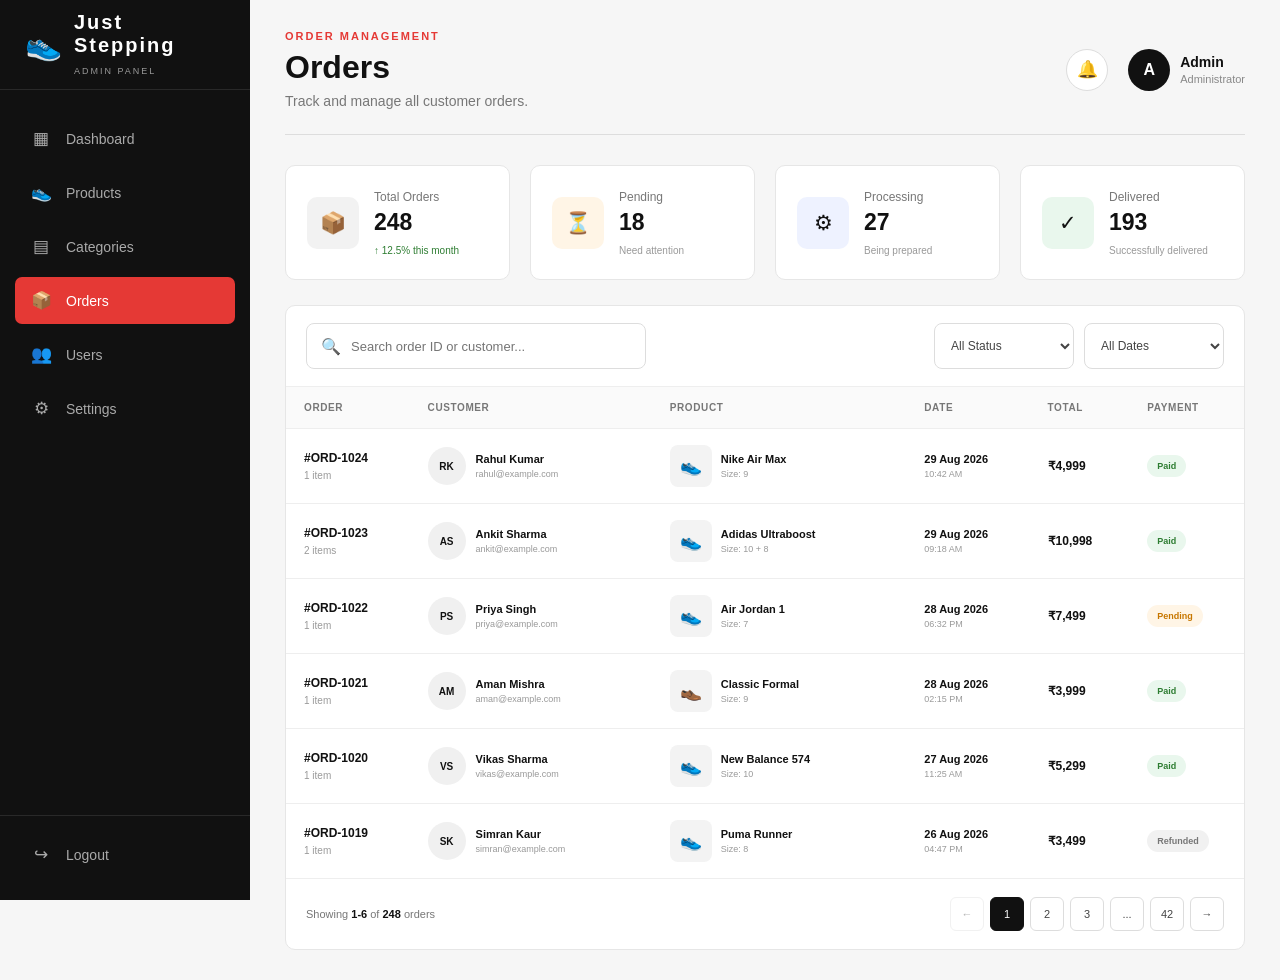
<file: orders.html>
<!DOCTYPE html>
<html lang="en">

<head>

    <meta charset="UTF-8">

    <meta name="viewport" content="width=device-width, initial-scale=1.0">

    <title>Just Steeping | Orders</title>

    <!-- ONLY ORDERS CSS -->
    <link rel="stylesheet" href="orders.css">

</head>

<body>


    <!-- =====================================================
         SIDEBAR
    ====================================================== -->

    <aside class="sidebar">


        <!-- LOGO -->

        <div class="admin-logo">

            <div class="logo-icon">
                👟
            </div>

            <div class="logo-text">

                <h2>Just Stepping</h2>

                <span>ADMIN PANEL</span>

            </div>

        </div>



        <!-- NAVIGATION -->

        <nav class="sidebar-menu">


            <a href="dashboard.html" class="menu-item">

                <span class="menu-icon">▦</span>

                <span>Dashboard</span>

            </a>


            <a href="product.html" class="menu-item">

                <span class="menu-icon">👟</span>

                <span>Products</span>

            </a>


            <a href="category.html" class="menu-item">

                <span class="menu-icon">▤</span>

                <span>Categories</span>

            </a>


            <a href="orders.html" class="menu-item active">

                <span class="menu-icon">📦</span>

                <span>Orders</span>

            </a>


            <a href="users.html" class="menu-item">

                <span class="menu-icon">👥</span>

                <span>Users</span>

            </a>


            <a href="settings.html" class="menu-item">

                <span class="menu-icon">⚙</span>

                <span>Settings</span>

            </a>


        </nav>



        <!-- LOGOUT -->

        <div class="sidebar-bottom">

            <a href="index.html" class="menu-item logout">

                <span class="menu-icon">↪</span>

                <span>Logout</span>

            </a>

        </div>


    </aside>



    <!-- =====================================================
         MAIN CONTENT
    ====================================================== -->

    <main class="main-content">


        <!-- =====================================================
             TOPBAR
        ====================================================== -->

        <header class="topbar">


            <div class="page-heading">

                <p class="topbar-label">
                    ORDER MANAGEMENT
                </p>

                <h1>Orders</h1>

                <p class="page-description">
                    Track and manage all customer orders.
                </p>

            </div>



            <!-- ADMIN AREA -->

            <div class="topbar-right">


                <button
                    class="notification-btn"
                    title="Notifications"
                >
                    🔔
                </button>


                <div class="admin-profile">


                    <div class="profile-avatar">
                        A
                    </div>


                    <div class="profile-details">

                        <strong>Admin</strong>

                        <span>Administrator</span>

                    </div>


                </div>


            </div>


        </header>



        <!-- =====================================================
             ORDER STATISTICS
        ====================================================== -->

        <section class="order-stats">


            <!-- TOTAL ORDERS -->

            <div class="stat-card">

                <div class="stat-icon">
                    📦
                </div>

                <div class="stat-content">

                    <span>Total Orders</span>

                    <h3>248</h3>

                    <small class="positive">
                        ↑ 12.5% this month
                    </small>

                </div>

            </div>



            <!-- PENDING -->

            <div class="stat-card">

                <div class="stat-icon pending-icon">
                    ⏳
                </div>

                <div class="stat-content">

                    <span>Pending</span>

                    <h3>18</h3>

                    <small>
                        Need attention
                    </small>

                </div>

            </div>



            <!-- PROCESSING -->

            <div class="stat-card">

                <div class="stat-icon processing-icon">
                    ⚙
                </div>

                <div class="stat-content">

                    <span>Processing</span>

                    <h3>27</h3>

                    <small>
                        Being prepared
                    </small>

                </div>

            </div>



            <!-- DELIVERED -->

            <div class="stat-card">

                <div class="stat-icon delivered-icon">
                    ✓
                </div>

                <div class="stat-content">

                    <span>Delivered</span>

                    <h3>193</h3>

                    <small>
                        Successfully delivered
                    </small>

                </div>

            </div>


        </section>



        <!-- =====================================================
             ORDERS CONTAINER
        ====================================================== -->

        <section class="orders-container">


            <!-- =====================================================
                 TOOLBAR
            ====================================================== -->

            <div class="orders-toolbar">


                <!-- SEARCH -->

                <div class="search-box">

                    <span>🔍</span>

                    <input
                        type="text"
                        id="orderSearch"
                        placeholder="Search order ID or customer..."
                    >

                </div>



                <!-- FILTERS -->

                <div class="filter-area">


                    <select id="statusFilter">

                        <option value="all">
                            All Status
                        </option>

                        <option value="pending">
                            Pending
                        </option>

                        <option value="processing">
                            Processing
                        </option>

                        <option value="shipped">
                            Shipped
                        </option>

                        <option value="delivered">
                            Delivered
                        </option>

                        <option value="cancelled">
                            Cancelled
                        </option>

                    </select>



                    <select id="dateFilter">

                        <option value="all">
                            All Dates
                        </option>

                        <option value="today">
                            Today
                        </option>

                        <option value="week">
                            This Week
                        </option>

                        <option value="month">
                            This Month
                        </option>

                    </select>


                </div>


            </div>



            <!-- =====================================================
                 ORDERS TABLE
            ====================================================== -->

            <div class="table-wrapper">


                <table class="orders-table">


                    <thead>

                        <tr>

                            <th>Order</th>

                            <th>Customer</th>

                            <th>Product</th>

                            <th>Date</th>

                            <th>Total</th>

                            <th>Payment</th>

                            <th>Status</th>

                            <th>Action</th>

                        </tr>

                    </thead>



                    <tbody id="ordersTableBody">


                        <!-- =================================================
                             ORDER 1
                        ================================================== -->

                        <tr class="order-row"
                            data-status="delivered">


                            <td>

                                <div class="order-id">

                                    <strong>#ORD-1024</strong>

                                    <span>1 item</span>

                                </div>

                            </td>


                            <td>

                                <div class="customer">

                                    <div class="customer-avatar">
                                        RK
                                    </div>

                                    <div>

                                        <strong>Rahul Kumar</strong>

                                        <span>rahul@example.com</span>

                                    </div>

                                </div>

                            </td>


                            <td>

                                <div class="product-info">

                                    <div class="product-image">
                                        👟
                                    </div>

                                    <div>

                                        <strong>Nike Air Max</strong>

                                        <span>Size: 9</span>

                                    </div>

                                </div>

                            </td>


                            <td>

                                <div class="date-info">

                                    <strong>29 Aug 2026</strong>

                                    <span>10:42 AM</span>

                                </div>

                            </td>


                            <td>

                                <strong class="price">
                                    ₹4,999
                                </strong>

                            </td>


                            <td>

                                <span class="payment paid">
                                    Paid
                                </span>

                            </td>


                            <td>

                                <span class="order-status delivered">
                                    Delivered
                                </span>

                            </td>


                            <td>

                                <button
                                    class="view-btn"
                                    onclick="viewOrder('ORD-1024')"
                                >
                                    View
                                </button>

                            </td>


                        </tr>



                        <!-- =================================================
                             ORDER 2
                        ================================================== -->

                        <tr class="order-row"
                            data-status="processing">


                            <td>

                                <div class="order-id">

                                    <strong>#ORD-1023</strong>

                                    <span>2 items</span>

                                </div>

                            </td>


                            <td>

                                <div class="customer">

                                    <div class="customer-avatar">
                                        AS
                                    </div>

                                    <div>

                                        <strong>Ankit Sharma</strong>

                                        <span>ankit@example.com</span>

                                    </div>

                                </div>

                            </td>


                            <td>

                                <div class="product-info">

                                    <div class="product-image">
                                        👟
                                    </div>

                                    <div>

                                        <strong>Adidas Ultraboost</strong>

                                        <span>Size: 10 + 8</span>

                                    </div>

                                </div>

                            </td>


                            <td>

                                <div class="date-info">

                                    <strong>29 Aug 2026</strong>

                                    <span>09:18 AM</span>

                                </div>

                            </td>


                            <td>

                                <strong class="price">
                                    ₹10,998
                                </strong>

                            </td>


                            <td>

                                <span class="payment paid">
                                    Paid
                                </span>

                            </td>


                            <td>

                                <span class="order-status processing">
                                    Processing
                                </span>

                            </td>


                            <td>

                                <button
                                    class="view-btn"
                                    onclick="viewOrder('ORD-1023')"
                                >
                                    View
                                </button>

                            </td>


                        </tr>



                        <!-- =================================================
                             ORDER 3
                        ================================================== -->

                        <tr class="order-row"
                            data-status="pending">


                            <td>

                                <div class="order-id">

                                    <strong>#ORD-1022</strong>

                                    <span>1 item</span>

                                </div>

                            </td>


                            <td>

                                <div class="customer">

                                    <div class="customer-avatar">
                                        PS
                                    </div>

                                    <div>

                                        <strong>Priya Singh</strong>

                                        <span>priya@example.com</span>

                                    </div>

                                </div>

                            </td>


                            <td>

                                <div class="product-info">

                                    <div class="product-image">
                                        👟
                                    </div>

                                    <div>

                                        <strong>Air Jordan 1</strong>

                                        <span>Size: 7</span>

                                    </div>

                                </div>

                            </td>


                            <td>

                                <div class="date-info">

                                    <strong>28 Aug 2026</strong>

                                    <span>06:32 PM</span>

                                </div>

                            </td>


                            <td>

                                <strong class="price">
                                    ₹7,499
                                </strong>

                            </td>


                            <td>

                                <span class="payment pending-payment">
                                    Pending
                                </span>

                            </td>


                            <td>

                                <span class="order-status pending">
                                    Pending
                                </span>

                            </td>


                            <td>

                                <button
                                    class="view-btn"
                                    onclick="viewOrder('ORD-1022')"
                                >
                                    View
                                </button>

                            </td>


                        </tr>



                        <!-- =================================================
                             ORDER 4
                        ================================================== -->

                        <tr class="order-row"
                            data-status="shipped">


                            <td>

                                <div class="order-id">

                                    <strong>#ORD-1021</strong>

                                    <span>1 item</span>

                                </div>

                            </td>


                            <td>

                                <div class="customer">

                                    <div class="customer-avatar">
                                        AM
                                    </div>

                                    <div>

                                        <strong>Aman Mishra</strong>

                                        <span>aman@example.com</span>

                                    </div>

                                </div>

                            </td>


                            <td>

                                <div class="product-info">

                                    <div class="product-image">
                                        👞
                                    </div>

                                    <div>

                                        <strong>Classic Formal</strong>

                                        <span>Size: 9</span>

                                    </div>

                                </div>

                            </td>


                            <td>

                                <div class="date-info">

                                    <strong>28 Aug 2026</strong>

                                    <span>02:15 PM</span>

                                </div>

                            </td>


                            <td>

                                <strong class="price">
                                    ₹3,999
                                </strong>

                            </td>


                            <td>

                                <span class="payment paid">
                                    Paid
                                </span>

                            </td>


                            <td>

                                <span class="order-status shipped">
                                    Shipped
                                </span>

                            </td>


                            <td>

                                <button
                                    class="view-btn"
                                    onclick="viewOrder('ORD-1021')"
                                >
                                    View
                                </button>

                            </td>


                        </tr>



                        <!-- =================================================
                             ORDER 5
                        ================================================== -->

                        <tr class="order-row"
                            data-status="delivered">


                            <td>

                                <div class="order-id">

                                    <strong>#ORD-1020</strong>

                                    <span>1 item</span>

                                </div>

                            </td>


                            <td>

                                <div class="customer">

                                    <div class="customer-avatar">
                                        VS
                                    </div>

                                    <div>

                                        <strong>Vikas Sharma</strong>

                                        <span>vikas@example.com</span>

                                    </div>

                                </div>

                            </td>


                            <td>

                                <div class="product-info">

                                    <div class="product-image">
                                        👟
                                    </div>

                                    <div>

                                        <strong>New Balance 574</strong>

                                        <span>Size: 10</span>

                                    </div>

                                </div>

                            </td>


                            <td>

                                <div class="date-info">

                                    <strong>27 Aug 2026</strong>

                                    <span>11:25 AM</span>

                                </div>

                            </td>


                            <td>

                                <strong class="price">
                                    ₹5,299
                                </strong>

                            </td>


                            <td>

                                <span class="payment paid">
                                    Paid
                                </span>

                            </td>


                            <td>

                                <span class="order-status delivered">
                                    Delivered
                                </span>

                            </td>


                            <td>

                                <button
                                    class="view-btn"
                                    onclick="viewOrder('ORD-1020')"
                                >
                                    View
                                </button>

                            </td>


                        </tr>



                        <!-- =================================================
                             ORDER 6
                        ================================================== -->

                        <tr class="order-row"
                            data-status="cancelled">


                            <td>

                                <div class="order-id">

                                    <strong>#ORD-1019</strong>

                                    <span>1 item</span>

                                </div>

                            </td>


                            <td>

                                <div class="customer">

                                    <div class="customer-avatar">
                                        SK
                                    </div>

                                    <div>

                                        <strong>Simran Kaur</strong>

                                        <span>simran@example.com</span>

                                    </div>

                                </div>

                            </td>


                            <td>

                                <div class="product-info">

                                    <div class="product-image">
                                        👟
                                    </div>

                                    <div>

                                        <strong>Puma Runner</strong>

                                        <span>Size: 8</span>

                                    </div>

                                </div>

                            </td>


                            <td>

                                <div class="date-info">

                                    <strong>26 Aug 2026</strong>

                                    <span>04:47 PM</span>

                                </div>

                            </td>


                            <td>

                                <strong class="price">
                                    ₹3,499
                                </strong>

                            </td>


                            <td>

                                <span class="payment refunded">
                                    Refunded
                                </span>

                            </td>


                            <td>

                                <span class="order-status cancelled">
                                    Cancelled
                                </span>

                            </td>


                            <td>

                                <button
                                    class="view-btn"
                                    onclick="viewOrder('ORD-1019')"
                                >
                                    View
                                </button>

                            </td>


                        </tr>


                    </tbody>


                </table>


            </div>



            <!-- =====================================================
                 PAGINATION
            ====================================================== -->

            <div class="pagination">


                <div class="pagination-info">

                    Showing
                    <strong id="showingCount">1-6</strong>
                    of
                    <strong>248</strong>
                    orders

                </div>


                <div class="page-buttons">

                    <button disabled>
                        ←
                    </button>

                    <button class="current">
                        1
                    </button>

                    <button>
                        2
                    </button>

                    <button>
                        3
                    </button>

                    <button>
                        ...
                    </button>

                    <button>
                        42
                    </button>

                    <button>
                        →
                    </button>

                </div>


            </div>


        </section>


    </main>



    <!-- =====================================================
         ORDER VIEW MODAL
    ====================================================== -->

    <div class="modal-overlay" id="orderModal">


        <div class="order-modal">


            <!-- MODAL HEADER -->

            <div class="modal-header">


                <div>

                    <p class="modal-label">
                        ORDER DETAILS
                    </p>

                    <h2 id="modalOrderId">
                        #ORD-1024
                    </h2>

                </div>


                <button
                    class="close-modal"
                    onclick="closeOrderModal()"
                >
                    ×
                </button>


            </div>



            <!-- CUSTOMER -->

            <div class="detail-section">


                <h3>Customer Information</h3>


                <div class="customer-detail">


                    <div class="large-avatar">
                        RK
                    </div>


                    <div>

                        <strong id="modalCustomer">
                            Rahul Kumar
                        </strong>

                        <span>
                            rahul@example.com
                        </span>

                        <span>
                            +91 98765 43210
                        </span>

                    </div>


                </div>


            </div>



            <!-- ORDER ITEM -->

            <div class="detail-section">


                <h3>Order Item</h3>


                <div class="modal-product">


                    <div class="modal-product-image">
                        👟
                    </div>


                    <div class="modal-product-info">

                        <strong id="modalProduct">
                            Nike Air Max
                        </strong>

                        <span>
                            Size: 9
                        </span>

                        <span>
                            Quantity: 1
                        </span>

                    </div>


                    <strong id="modalPrice">
                        ₹4,999
                    </strong>


                </div>


            </div>



            <!-- ORDER INFORMATION -->

            <div class="detail-section">


                <h3>Order Information</h3>


                <div class="order-detail-grid">


                    <div>

                        <span>Order Date</span>

                        <strong>
                            29 Aug 2026
                        </strong>

                    </div>


                    <div>

                        <span>Payment</span>

                        <strong>
                            Paid
                        </strong>

                    </div>


                    <div>

                        <span>Payment Method</span>

                        <strong>
                            UPI
                        </strong>

                    </div>


                    <div>

                        <span>Status</span>

                        <strong class="modal-status">
                            Delivered
                        </strong>

                    </div>


                </div>


            </div>



            <!-- MODAL ACTIONS -->

            <div class="modal-actions">


                <button
                    class="close-btn"
                    onclick="closeOrderModal()"
                >
                    Close
                </button>


                <button
                    class="update-btn"
                    onclick="updateOrder()"
                >
                    Update Status
                </button>


            </div>


        </div>


    </div>



    <!-- =====================================================
         JAVASCRIPT
    ====================================================== -->

    <script>


        /* =================================================
           SEARCH ORDERS
        ================================================= */

        const orderSearch =
            document.getElementById("orderSearch");


        orderSearch.addEventListener("input", function () {


            const searchValue =
                this.value.toLowerCase().trim();


            const rows =
                document.querySelectorAll(".order-row");


            let visibleCount = 0;


            rows.forEach(function (row) {


                const text =
                    row.textContent.toLowerCase();


                if (text.includes(searchValue)) {

                    row.style.display = "";

                    visibleCount++;

                } else {

                    row.style.display = "none";

                }

            });


            document.getElementById(
                "showingCount"
            ).textContent = visibleCount;


        });



        /* =================================================
           STATUS FILTER
        ================================================= */

        const statusFilter =
            document.getElementById("statusFilter");


        statusFilter.addEventListener(
            "change",
            filterOrders
        );


        function filterOrders() {


            const selectedStatus =
                statusFilter.value;


            const rows =
                document.querySelectorAll(".order-row");


            let visibleCount = 0;


            rows.forEach(function (row) {


                const rowStatus =
                    row.dataset.status;


                if (
                    selectedStatus === "all" ||
                    rowStatus === selectedStatus
                ) {

                    row.style.display = "";

                    visibleCount++;

                } else {

                    row.style.display = "none";

                }

            });


            document.getElementById(
                "showingCount"
            ).textContent = visibleCount;

        }



        /* =================================================
           VIEW ORDER
        ================================================= */

        function viewOrder(orderId) {


            const modal =
                document.getElementById("orderModal");


            document.getElementById(
                "modalOrderId"
            ).textContent = "#" + orderId;


            modal.classList.add("show");

        }



        /* =================================================
           CLOSE MODAL
        ================================================= */

        function closeOrderModal() {

            document
                .getElementById("orderModal")
                .classList.remove("show");

        }



        /* =================================================
           CLOSE MODAL OUTSIDE
        ================================================= */

        document
            .getElementById("orderModal")
            .addEventListener(
                "click",
                function (event) {

                    if (
                        event.target === this
                    ) {

                        closeOrderModal();

                    }

                }
            );



        /* =================================================
           UPDATE ORDER
        ================================================= */

        function updateOrder() {

            alert(
                "Order status update will be connected to PHP + MySQL later."
            );

        }


        /* =================================================
           DATE FILTER
        ================================================= */

        document
            .getElementById("dateFilter")
            .addEventListener(
                "change",
                function () {

                    alert(
                        "Date filtering will be connected to PHP + MySQL later."
                    );

                }
            );


    </script>


</body>

</html>
</file>
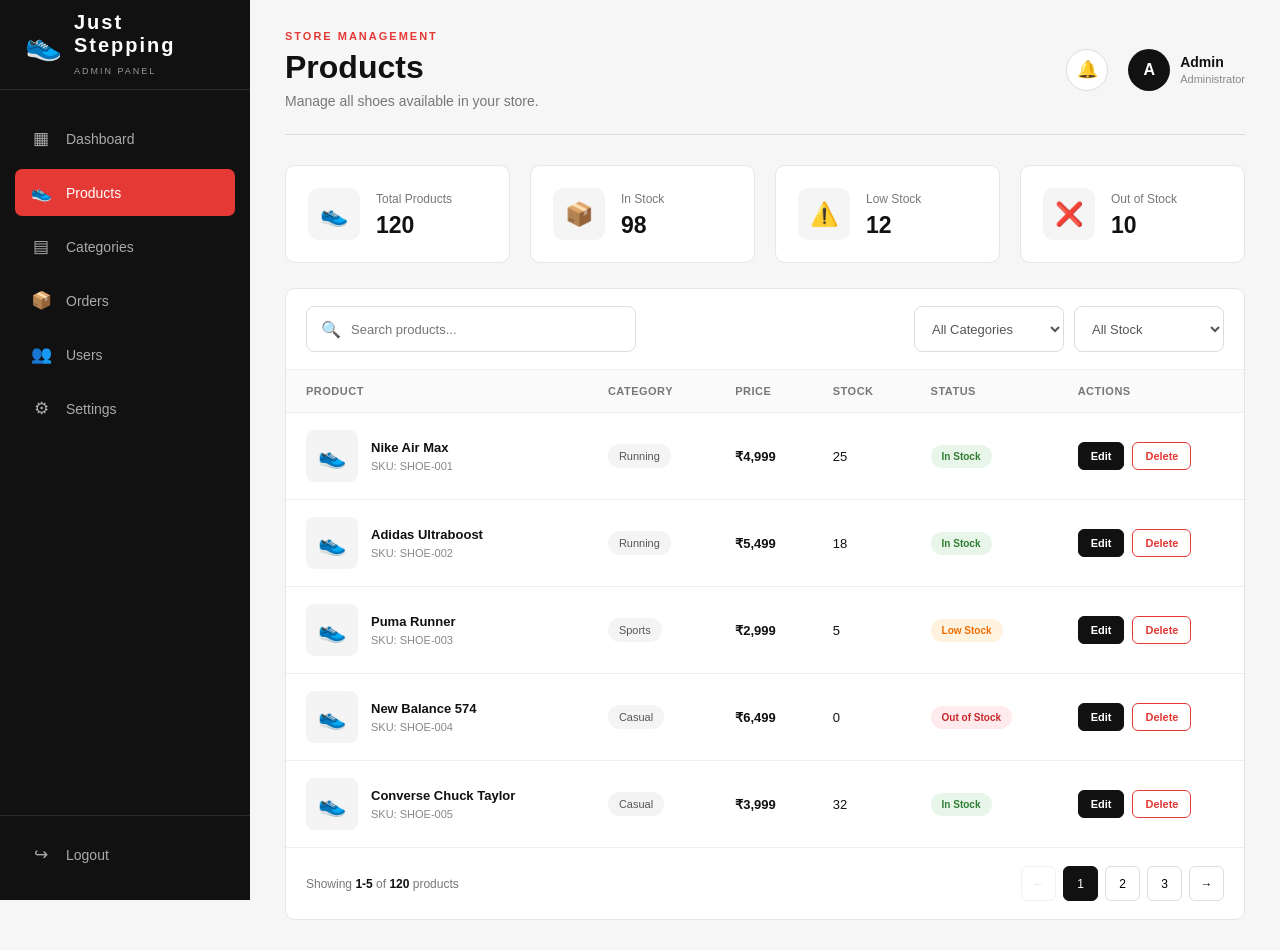
<file: product.html>
<!DOCTYPE html>
<html lang="en">

<head>

    <meta charset="UTF-8">

    <meta name="viewport" content="width=device-width, initial-scale=1.0">

    <title>Just Stepping | Products</title>

    <!-- ONLY Product CSS -->
    <link rel="stylesheet" href="product.css">

</head>

<body>


    <!-- =====================================
         SIDEBAR
    ====================================== -->

    <aside class="sidebar">


        <!-- LOGO -->

        <div class="admin-logo">

            <div class="logo-icon">
                👟
            </div>

            <div class="logo-text    ">

                <h2>Just Stepping</h2>

                <span>ADMIN PANEL</span>

            </div>

        </div>


        <!-- NAVIGATION -->

        <nav class="sidebar-menu">


            <a href="dashboard.html" class="menu-item">

                <span class="menu-icon">▦</span>

                <span>Dashboard</span>

            </a>


            <a href="product.html" class="menu-item active">

                <span class="menu-icon">👟</span>

                <span>Products</span>

            </a>


            <a href="category.html" class="menu-item">

                <span class="menu-icon">▤</span>

                <span>Categories</span>

            </a>


            <a href="orders.html" class="menu-item">

                <span class="menu-icon">📦</span>

                <span>Orders</span>

            </a>


            <a href="users.html" class="menu-item">

                <span class="menu-icon">👥</span>

                <span>Users</span>

            </a>


            <a href="settings.html" class="menu-item">

                <span class="menu-icon">⚙</span>

                <span>Settings</span>

            </a>


        </nav>


        <!-- LOGOUT -->

        <div class="sidebar-bottom">

            <a href="index.html" class="menu-item logout">

                <span class="menu-icon">↪</span>

                <span>Logout</span>

            </a>

        </div>


    </aside>



    <!-- =====================================
         MAIN CONTENT
    ====================================== -->

    <main class="main-content">


        <!-- TOP HEADER -->

        <header class="topbar">

            <div>

                <p class="topbar-label">
                    STORE MANAGEMENT
                </p>

                <h1>Products</h1>

                <p class="page-description">
                    Manage all shoes available in your store.
                </p>

            </div>


            <div class="topbar-right">

                <button class="notification-btn">
                    🔔
                </button>


                <div class="admin-profile">

                    <div class="profile-avatar">
                        A
                    </div>

                    <div class="profile-details">

                        <strong>Admin</strong>

                        <span>Administrator</span>

                    </div>

                </div>

            </div>

        </header>



        <!-- =====================================
             PRODUCT STATISTICS
        ====================================== -->

        <section class="product-stats">


            <div class="stat-card">

                <div class="stat-icon">
                    👟
                </div>

                <div class="stat-content">

                    <span>Total Products</span>

                    <h3>120</h3>

                </div>

            </div>



            <div class="stat-card">

                <div class="stat-icon">
                    📦
                </div>

                <div class="stat-content">

                    <span>In Stock</span>

                    <h3>98</h3>

                </div>

            </div>



            <div class="stat-card">

                <div class="stat-icon">
                    ⚠️
                </div>

                <div class="stat-content">

                    <span>Low Stock</span>

                    <h3>12</h3>

                </div>

            </div>



            <div class="stat-card">

                <div class="stat-icon">
                    ❌
                </div>

                <div class="stat-content">

                    <span>Out of Stock</span>

                    <h3>10</h3>

                </div>

            </div>


        </section>



        <!-- =====================================
             PRODUCT TABLE CONTAINER
        ====================================== -->

        <section class="products-container">


            <!-- TOOLBAR -->

            <div class="products-toolbar">


                <!-- SEARCH -->

                <div class="search-box">

                    <span>🔍</span>

                    <input
                        type="text"
                        id="productSearch"
                        placeholder="Search products..."
                    >

                </div>


                <!-- FILTERS -->

                <div class="filter-group">


                    <select id="categoryFilter">

                        <option value="all">
                            All Categories
                        </option>

                        <option value="Running">
                            Running
                        </option>

                        <option value="Sports">
                            Sports
                        </option>

                        <option value="Casual">
                            Casual
                        </option>

                        <option value="Basketball">
                            Basketball
                        </option>

                    </select>


                    <select id="stockFilter">

                        <option value="all">
                            All Stock
                        </option>

                        <option value="in">
                            In Stock
                        </option>

                        <option value="low">
                            Low Stock
                        </option>

                        <option value="out">
                            Out of Stock
                        </option>

                    </select>


                </div>


            </div>



            <!-- =====================================
                 TABLE
            ====================================== -->

            <div class="table-wrapper">

                <table class="products-table">


                    <thead>

                        <tr>

                            <th>Product</th>

                            <th>Category</th>

                            <th>Price</th>

                            <th>Stock</th>

                            <th>Status</th>

                            <th>Actions</th>

                        </tr>

                    </thead>


                    <tbody id="productTable">


                        <!-- PRODUCT 1 -->

                        <tr
                            class="product-row"
                            data-category="Running"
                            data-stock="in"
                        >

                            <td>

                                <div class="product-info">

                                    <div class="product-image">
                                        👟
                                    </div>

                                    <div>

                                        <h4>Nike Air Max</h4>

                                        <p>SKU: SHOE-001</p>

                                    </div>

                                </div>

                            </td>


                            <td>

                                <span class="category-tag">
                                    Running
                                </span>

                            </td>


                            <td class="price">
                                ₹4,999
                            </td>


                            <td>
                                25
                            </td>


                            <td>

                                <span class="status in-stock">
                                    In Stock
                                </span>

                            </td>


                            <td>

                                <div class="action-buttons">

                                    <a
                                        href="manage.html"
                                        class="edit-btn"
                                    >
                                        Edit
                                    </a>

                                    <button
                                        class="delete-btn"
                                        onclick="deleteProduct(this)"
                                    >
                                        Delete
                                    </button>

                                </div>

                            </td>

                        </tr>



                        <!-- PRODUCT 2 -->

                        <tr
                            class="product-row"
                            data-category="Running"
                            data-stock="in"
                        >

                            <td>

                                <div class="product-info">

                                    <div class="product-image">
                                        👟
                                    </div>

                                    <div>

                                        <h4>Adidas Ultraboost</h4>

                                        <p>SKU: SHOE-002</p>

                                    </div>

                                </div>

                            </td>


                            <td>

                                <span class="category-tag">
                                    Running
                                </span>

                            </td>


                            <td class="price">
                                ₹5,499
                            </td>


                            <td>
                                18
                            </td>


                            <td>

                                <span class="status in-stock">
                                    In Stock
                                </span>

                            </td>


                            <td>

                                <div class="action-buttons">

                                    <a
                                        href="manage.html"
                                        class="edit-btn"
                                    >
                                        Edit
                                    </a>

                                    <button
                                        class="delete-btn"
                                        onclick="deleteProduct(this)"
                                    >
                                        Delete
                                    </button>

                                </div>

                            </td>

                        </tr>



                        <!-- PRODUCT 3 -->

                        <tr
                            class="product-row"
                            data-category="Sports"
                            data-stock="low"
                        >

                            <td>

                                <div class="product-info">

                                    <div class="product-image">
                                        👟
                                    </div>

                                    <div>

                                        <h4>Puma Runner</h4>

                                        <p>SKU: SHOE-003</p>

                                    </div>

                                </div>

                            </td>


                            <td>

                                <span class="category-tag">
                                    Sports
                                </span>

                            </td>


                            <td class="price">
                                ₹2,999
                            </td>


                            <td>
                                5
                            </td>


                            <td>

                                <span class="status low-stock">
                                    Low Stock
                                </span>

                            </td>


                            <td>

                                <div class="action-buttons">

                                    <a
                                        href="edit-product.php"
                                        class="edit-btn"
                                    >
                                        Edit
                                    </a>

                                    <button
                                        class="delete-btn"
                                        onclick="deleteProduct(this)"
                                    >
                                        Delete
                                    </button>

                                </div>

                            </td>

                        </tr>



                        <!-- PRODUCT 4 -->

                        <tr
                            class="product-row"
                            data-category="Casual"
                            data-stock="out"
                        >

                            <td>

                                <div class="product-info">

                                    <div class="product-image">
                                        👟
                                    </div>

                                    <div>

                                        <h4>New Balance 574</h4>

                                        <p>SKU: SHOE-004</p>

                                    </div>

                                </div>

                            </td>


                            <td>

                                <span class="category-tag">
                                    Casual
                                </span>

                            </td>


                            <td class="price">
                                ₹6,499
                            </td>


                            <td>
                                0
                            </td>


                            <td>

                                <span class="status out-stock">
                                    Out of Stock
                                </span>

                            </td>


                            <td>

                                <div class="action-buttons">

                                    <a
                                        href="manage.html"
                                        class="edit-btn"
                                    >
                                        Edit
                                    </a>

                                    <button
                                        class="delete-btn"
                                        onclick="deleteProduct(this)"
                                    >
                                        Delete
                                    </button>

                                </div>

                            </td>

                        </tr>



                        <!-- PRODUCT 5 -->

                        <tr
                            class="product-row"
                            data-category="Casual"
                            data-stock="in"
                        >

                            <td>

                                <div class="product-info">

                                    <div class="product-image">
                                        👟
                                    </div>

                                    <div>

                                        <h4>Converse Chuck Taylor</h4>

                                        <p>SKU: SHOE-005</p>

                                    </div>

                                </div>

                            </td>


                            <td>

                                <span class="category-tag">
                                    Casual
                                </span>

                            </td>


                            <td class="price">
                                ₹3,999
                            </td>


                            <td>
                                32
                            </td>


                            <td>

                                <span class="status in-stock">
                                    In Stock
                                </span>

                            </td>


                            <td>

                                <div class="action-buttons">

                                    <a
                                        href="manage.html"
                                        class="edit-btn"
                                    >
                                        Edit
                                    </a>

                                    <button
                                        class="delete-btn"
                                        onclick="deleteProduct(this)"
                                    >
                                        Delete
                                    </button>

                                </div>

                            </td>

                        </tr>


                    </tbody>


                </table>

            </div>



            <!-- =====================================
                 PAGINATION
            ====================================== -->

            <div class="pagination">


                <div class="pagination-info">

                    Showing
                    <strong>1-5</strong>
                    of
                    <strong>120</strong>
                    products

                </div>


                <div class="page-buttons">

                    <button disabled>
                        ←
                    </button>

                    <button class="current">
                        1
                    </button>

                    <button>
                        2
                    </button>

                    <button>
                        3
                    </button>

                    <button>
                        →
                    </button>

                </div>


            </div>


        </section>


    </main>



    <!-- =====================================
         JAVASCRIPT
    ====================================== -->

    <script>

        /* ===============================
           SEARCH
        =============================== */

        const searchInput =
            document.getElementById("productSearch");


        searchInput.addEventListener("input", function () {

            filterProducts();

        });



        /* ===============================
           CATEGORY FILTER
        =============================== */

        document
            .getElementById("categoryFilter")
            .addEventListener("change", function () {

                filterProducts();

            });



        /* ===============================
           STOCK FILTER
        =============================== */

        document
            .getElementById("stockFilter")
            .addEventListener("change", function () {

                filterProducts();

            });



        /* ===============================
           FILTER FUNCTION
        =============================== */

        function filterProducts() {

            const search =
                searchInput.value.toLowerCase();

            const category =
                document.getElementById("categoryFilter").value;

            const stock =
                document.getElementById("stockFilter").value;


            const rows =
                document.querySelectorAll(".product-row");


            rows.forEach(function (row) {

                const productName =
                    row
                    .querySelector("h4")
                    .textContent
                    .toLowerCase();


                const rowCategory =
                    row.dataset.category;


                const rowStock =
                    row.dataset.stock;


                const searchMatch =
                    productName.includes(search);


                const categoryMatch =
                    category === "all" ||
                    rowCategory === category;


                const stockMatch =
                    stock === "all" ||
                    rowStock === stock;


                if (
                    searchMatch &&
                    categoryMatch &&
                    stockMatch
                ) {

                    row.style.display = "";

                } else {

                    row.style.display = "none";

                }

            });

        }



        /* ===============================
           DELETE PRODUCT
        =============================== */

        function deleteProduct(button) {

            const productRow =
                button.closest(".product-row");


            const productName =
                productRow
                .querySelector("h4")
                .textContent;


            const confirmation =
                confirm(
                    "Are you sure you want to delete " +
                    productName +
                    "?"
                );


            if (confirmation) {

                productRow.remove();

            }

        }

    </script>


</body>

</html>
</file>
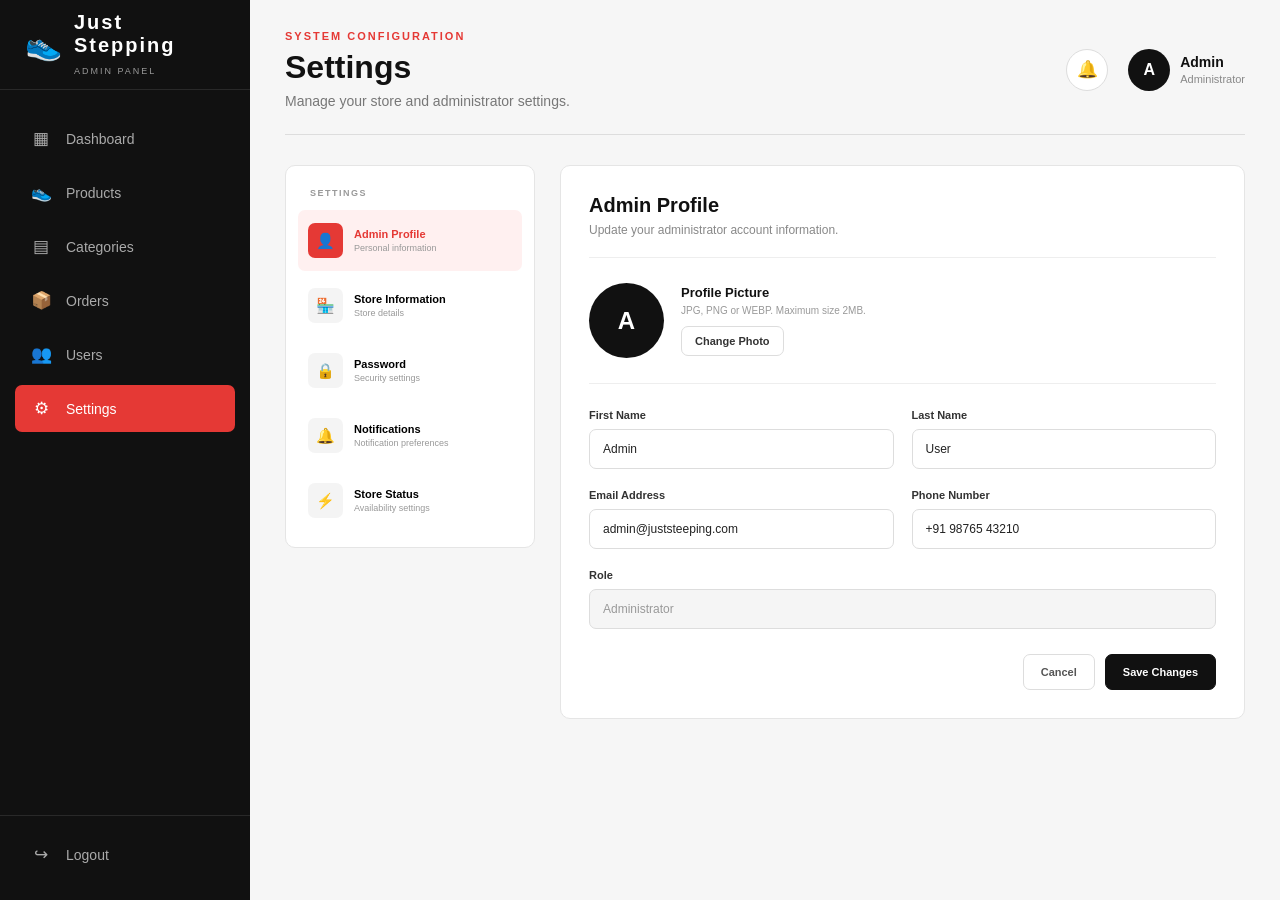
<file: settings.html>
<!DOCTYPE html>
<html lang="en">

<head>

    <meta charset="UTF-8">

    <meta name="viewport" content="width=device-width, initial-scale=1.0">

    <title>Just Stepping | Settings</title>

    <!-- ONLY SETTINGS CSS -->
    <link rel="stylesheet" href="settings.css">

</head>

<body>


    <!-- =====================================================
         SIDEBAR
    ====================================================== -->

    <aside class="sidebar">


        <!-- LOGO -->

        <div class="admin-logo">

            <div class="logo-icon">
                👟
            </div>

            <div class="logo-text">

                <h2>Just Stepping</h2>

                <span>ADMIN PANEL</span>

            </div>

        </div>


        <!-- NAVIGATION -->

        <nav class="sidebar-menu">


            <a href="dashboard.html" class="menu-item">

                <span class="menu-icon">▦</span>

                <span>Dashboard</span>

            </a>


            <a href="product.html" class="menu-item">

                <span class="menu-icon">👟</span>

                <span>Products</span>

            </a>


            <a href="category.html" class="menu-item">

                <span class="menu-icon">▤</span>

                <span>Categories</span>

            </a>


            <a href="orders.html" class="menu-item">

                <span class="menu-icon">📦</span>

                <span>Orders</span>

            </a>


            <a href="users.html" class="menu-item">

                <span class="menu-icon">👥</span>

                <span>Users</span>

            </a>


            <a href="settings.html" class="menu-item active">

                <span class="menu-icon">⚙</span>

                <span>Settings</span>

            </a>


        </nav>


        <!-- LOGOUT -->

        <div class="sidebar-bottom">

            <a href="index.html" class="menu-item logout">

                <span class="menu-icon">↪</span>

                <span>Logout</span>

            </a>

        </div>


    </aside>



    <!-- =====================================================
         MAIN CONTENT
    ====================================================== -->

    <main class="main-content">


        <!-- =====================================================
             TOPBAR
        ====================================================== -->

        <header class="topbar">


            <div class="page-heading">

                <p class="topbar-label">
                    SYSTEM CONFIGURATION
                </p>

                <h1>Settings</h1>

                <p class="page-description">
                    Manage your store and administrator settings.
                </p>

            </div>


            <!-- ADMIN PROFILE -->

            <div class="topbar-right">


                <button
                    class="notification-btn"
                    title="Notifications"
                >
                    🔔
                </button>


                <div class="admin-profile">


                    <div class="profile-avatar">
                        A
                    </div>


                    <div class="profile-details">

                        <strong>Admin</strong>

                        <span>Administrator</span>

                    </div>


                </div>


            </div>


        </header>



        <!-- =====================================================
             SETTINGS LAYOUT
        ====================================================== -->

        <div class="settings-layout">


            <!-- =================================================
                 SETTINGS MENU
            ================================================== -->

            <aside class="settings-menu">


                <div class="settings-menu-title">

                    SETTINGS

                </div>


                <button
                    class="settings-tab active"
                    onclick="openTab('profile', this)"
                >

                    <span>👤</span>

                    <div>

                        <strong>Admin Profile</strong>

                        <small>
                            Personal information
                        </small>

                    </div>

                </button>


                <button
                    class="settings-tab"
                    onclick="openTab('store', this)"
                >

                    <span>🏪</span>

                    <div>

                        <strong>Store Information</strong>

                        <small>
                            Store details
                        </small>

                    </div>

                </button>


                <button
                    class="settings-tab"
                    onclick="openTab('password', this)"
                >

                    <span>🔒</span>

                    <div>

                        <strong>Password</strong>

                        <small>
                            Security settings
                        </small>

                    </div>

                </button>


                <button
                    class="settings-tab"
                    onclick="openTab('notifications', this)"
                >

                    <span>🔔</span>

                    <div>

                        <strong>Notifications</strong>

                        <small>
                            Notification preferences
                        </small>

                    </div>

                </button>


                <button
                    class="settings-tab"
                    onclick="openTab('store-status', this)"
                >

                    <span>⚡</span>

                    <div>

                        <strong>Store Status</strong>

                        <small>
                            Availability settings
                        </small>

                    </div>

                </button>


            </aside>



            <!-- =================================================
                 SETTINGS CONTENT
            ================================================== -->

            <section class="settings-content">



                <!-- =================================================
                     PROFILE SETTINGS
                ================================================== -->

                <div
                    class="settings-panel active"
                    id="profile"
                >


                    <div class="panel-header">

                        <div>

                            <h2>Admin Profile</h2>

                            <p>
                                Update your administrator account information.
                            </p>

                        </div>

                    </div>


                    <!-- PROFILE PHOTO -->

                    <div class="profile-photo-section">


                        <div class="large-profile-avatar">
                            A
                        </div>


                        <div class="photo-info">

                            <h3>Profile Picture</h3>

                            <p>
                                JPG, PNG or WEBP. Maximum size 2MB.
                            </p>


                            <button
                                class="secondary-btn"
                                onclick="changePhoto()"
                            >
                                Change Photo
                            </button>

                        </div>


                    </div>


                    <!-- FORM -->

                    <form
                        onsubmit="saveProfile(event)"
                        class="settings-form"
                    >


                        <div class="form-row">


                            <div class="form-group">

                                <label>
                                    First Name
                                </label>

                                <input
                                    type="text"
                                    value="Admin"
                                    required
                                >

                            </div>


                            <div class="form-group">

                                <label>
                                    Last Name
                                </label>

                                <input
                                    type="text"
                                    value="User"
                                    required
                                >

                            </div>


                        </div>


                        <div class="form-row">


                            <div class="form-group">

                                <label>
                                    Email Address
                                </label>

                                <input
                                    type="email"
                                    value="admin@juststeeping.com"
                                    required
                                >

                            </div>


                            <div class="form-group">

                                <label>
                                    Phone Number
                                </label>

                                <input
                                    type="tel"
                                    value="+91 98765 43210"
                                >

                            </div>


                        </div>


                        <div class="form-group">

                            <label>
                                Role
                            </label>

                            <input
                                type="text"
                                value="Administrator"
                                disabled
                            >

                        </div>


                        <div class="form-actions">

                            <button
                                type="reset"
                                class="cancel-btn"
                            >
                                Cancel
                            </button>


                            <button
                                type="submit"
                                class="save-btn"
                            >
                                Save Changes
                            </button>

                        </div>


                    </form>


                </div>



                <!-- =================================================
                     STORE INFORMATION
                ================================================== -->

                <div
                    class="settings-panel"
                    id="store"
                >


                    <div class="panel-header">

                        <div>

                            <h2>Store Information</h2>

                            <p>
                                Manage the basic information of your shoe store.
                            </p>

                        </div>

                    </div>


                    <form
                        onsubmit="saveStore(event)"
                        class="settings-form"
                    >


                        <div class="form-group">

                            <label>
                                Store Name
                            </label>

                            <input
                                type="text"
                                value="Just Steeping"
                                required
                            >

                        </div>


                        <div class="form-row">


                            <div class="form-group">

                                <label>
                                    Store Email
                                </label>

                                <input
                                    type="email"
                                    value="support@juststeeping.com"
                                    required
                                >

                            </div>


                            <div class="form-group">

                                <label>
                                    Store Phone
                                </label>

                                <input
                                    type="tel"
                                    value="+91 98765 43210"
                                >

                            </div>


                        </div>


                        <div class="form-group">

                            <label>
                                Store Address
                            </label>

                            <textarea
                                rows="4"
                                placeholder="Enter store address"
                            >Bhubaneswar, Odisha, India</textarea>

                        </div>


                        <div class="form-row">


                            <div class="form-group">

                                <label>
                                    Currency
                                </label>

                                <select>

                                    <option selected>
                                        Indian Rupee (₹)
                                    </option>

                                    <option>
                                        US Dollar ($)
                                    </option>

                                    <option>
                                        Euro (€)
                                    </option>

                                </select>

                            </div>


                            <div class="form-group">

                                <label>
                                    Time Zone
                                </label>

                                <select>

                                    <option selected>
                                        India Standard Time
                                    </option>

                                    <option>
                                        UTC
                                    </option>

                                    <option>
                                        Eastern Time
                                    </option>

                                </select>

                            </div>


                        </div>


                        <div class="form-actions">

                            <button
                                type="reset"
                                class="cancel-btn"
                            >
                                Cancel
                            </button>


                            <button
                                type="submit"
                                class="save-btn"
                            >
                                Save Store Details
                            </button>

                        </div>


                    </form>


                </div>



                <!-- =================================================
                     PASSWORD
                ================================================== -->

                <div
                    class="settings-panel"
                    id="password"
                >


                    <div class="panel-header">

                        <div>

                            <h2>Change Password</h2>

                            <p>
                                Keep your administrator account secure.
                            </p>

                        </div>

                    </div>


                    <div class="security-warning">

                        <span>🔐</span>

                        <div>

                            <strong>
                                Security Tip
                            </strong>

                            <p>
                                Use a strong password containing letters,
                                numbers and special characters.
                            </p>

                        </div>

                    </div>


                    <form
                        onsubmit="changePassword(event)"
                        class="settings-form"
                    >


                        <div class="form-group">

                            <label>
                                Current Password
                            </label>

                            <div class="password-input">

                                <input
                                    type="password"
                                    id="currentPassword"
                                    required
                                >

                                <button
                                    type="button"
                                    onclick="togglePassword('currentPassword', this)"
                                >
                                    Show
                                </button>

                            </div>

                        </div>


                        <div class="form-group">

                            <label>
                                New Password
                            </label>

                            <div class="password-input">

                                <input
                                    type="password"
                                    id="newPassword"
                                    minlength="8"
                                    required
                                >

                                <button
                                    type="button"
                                    onclick="togglePassword('newPassword', this)"
                                >
                                    Show
                                </button>

                            </div>

                        </div>


                        <div class="form-group">

                            <label>
                                Confirm New Password
                            </label>

                            <div class="password-input">

                                <input
                                    type="password"
                                    id="confirmPassword"
                                    minlength="8"
                                    required
                                >

                                <button
                                    type="button"
                                    onclick="togglePassword('confirmPassword', this)"
                                >
                                    Show
                                </button>

                            </div>

                        </div>


                        <div class="password-rules">

                            <span>
                                ✓ At least 8 characters
                            </span>

                            <span>
                                ✓ One uppercase letter
                            </span>

                            <span>
                                ✓ One number
                            </span>

                            <span>
                                ✓ One special character
                            </span>

                        </div>


                        <div class="form-actions">

                            <button
                                type="reset"
                                class="cancel-btn"
                            >
                                Cancel
                            </button>


                            <button
                                type="submit"
                                class="save-btn"
                            >
                                Update Password
                            </button>

                        </div>


                    </form>


                </div>



                <!-- =================================================
                     NOTIFICATIONS
                ================================================== -->

                <div
                    class="settings-panel"
                    id="notifications"
                >


                    <div class="panel-header">

                        <div>

                            <h2>Notifications</h2>

                            <p>
                                Choose which notifications you want to receive.
                            </p>

                        </div>

                    </div>


                    <div class="notification-settings">


                        <div class="notification-option">


                            <div>

                                <strong>
                                    New Orders
                                </strong>

                                <p>
                                    Get notified whenever a new order is placed.
                                </p>

                            </div>


                            <label class="switch">

                                <input
                                    type="checkbox"
                                    checked
                                >

                                <span class="slider"></span>

                            </label>


                        </div>



                        <div class="notification-option">


                            <div>

                                <strong>
                                    New Users
                                </strong>

                                <p>
                                    Receive alerts when a new customer registers.
                                </p>

                            </div>


                            <label class="switch">

                                <input
                                    type="checkbox"
                                    checked
                                >

                                <span class="slider"></span>

                            </label>


                        </div>



                        <div class="notification-option">


                            <div>

                                <strong>
                                    Low Stock
                                </strong>

                                <p>
                                    Get notified when products are running low.
                                </p>

                            </div>


                            <label class="switch">

                                <input
                                    type="checkbox"
                                    checked
                                >

                                <span class="slider"></span>

                            </label>


                        </div>



                        <div class="notification-option">


                            <div>

                                <strong>
                                    Order Updates
                                </strong>

                                <p>
                                    Receive notifications about order status changes.
                                </p>

                            </div>


                            <label class="switch">

                                <input
                                    type="checkbox"
                                    checked
                                >

                                <span class="slider"></span>

                            </label>


                        </div>



                        <div class="notification-option">


                            <div>

                                <strong>
                                    Promotional Emails
                                </strong>

                                <p>
                                    Receive information about store promotions.
                                </p>

                            </div>


                            <label class="switch">

                                <input
                                    type="checkbox"
                                >

                                <span class="slider"></span>

                            </label>


                        </div>


                    </div>


                    <div class="form-actions">

                        <button
                            class="save-btn"
                            onclick="saveNotifications()"
                        >
                            Save Preferences
                        </button>

                    </div>


                </div>



                <!-- =================================================
                     STORE STATUS
                ================================================== -->

                <div
                    class="settings-panel"
                    id="store-status"
                >


                    <div class="panel-header">

                        <div>

                            <h2>Store Status</h2>

                            <p>
                                Control whether customers can access your store.
                            </p>

                        </div>

                    </div>


                    <!-- STORE STATUS CARD -->

                    <div class="store-status-card">


                        <div class="status-left">


                            <div class="status-icon">
                                ✓
                            </div>


                            <div>

                                <h3>
                                    Store is Online
                                </h3>

                                <p>
                                    Customers can currently browse and purchase products.
                                </p>

                            </div>


                        </div>


                        <label class="switch large-switch">

                            <input
                                type="checkbox"
                                id="storeToggle"
                                checked
                                onchange="toggleStoreStatus()"
                            >

                            <span class="slider"></span>

                        </label>


                    </div>


                    <!-- MAINTENANCE -->

                    <div class="maintenance-box">


                        <h3>
                            Maintenance Mode
                        </h3>


                        <p>
                            Temporarily disable customer access while you
                            perform maintenance or make important changes.
                        </p>


                        <button
                            class="maintenance-btn"
                            onclick="maintenanceMode()"
                        >
                            Enable Maintenance Mode
                        </button>


                    </div>


                    <!-- STORE STATISTICS -->

                    <div class="status-stats">


                        <div>

                            <span>
                                Store Status
                            </span>

                            <strong
                                id="storeStatusText"
                            >
                                Online
                            </strong>

                        </div>


                        <div>

                            <span>
                                Last Updated
                            </span>

                            <strong>
                                Today
                            </strong>

                        </div>


                        <div>

                            <span>
                                Store Version
                            </span>

                            <strong>
                                1.0.0
                            </strong>

                        </div>


                    </div>


                </div>


            </section>


        </div>


    </main>



    <!-- =====================================================
         JAVASCRIPT
    ====================================================== -->

    <script>


        /* =================================================
           SETTINGS TABS
        ================================================= */

        function openTab(tabId, button) {


            const panels =
                document.querySelectorAll(
                    ".settings-panel"
                );


            panels.forEach(function(panel) {

                panel.classList.remove("active");

            });


            const tabs =
                document.querySelectorAll(
                    ".settings-tab"
                );


            tabs.forEach(function(tab) {

                tab.classList.remove("active");

            });


            document
                .getElementById(tabId)
                .classList.add("active");


            button.classList.add("active");

        }



        /* =================================================
           SAVE PROFILE
        ================================================= */

        function saveProfile(event) {

            event.preventDefault();

            alert(
                "Profile changes saved successfully!"
            );

        }



        /* =================================================
           SAVE STORE
        ================================================= */

        function saveStore(event) {

            event.preventDefault();

            alert(
                "Store information saved successfully!"
            );

        }



        /* =================================================
           CHANGE PHOTO
        ================================================= */

        function changePhoto() {

            alert(
                "Profile image upload will be connected with PHP later."
            );

        }



        /* =================================================
           PASSWORD VISIBILITY
        ================================================= */

        function togglePassword(
            inputId,
            button
        ) {


            const input =
                document.getElementById(inputId);


            if (
                input.type === "password"
            ) {

                input.type = "text";

                button.textContent = "Hide";

            } else {

                input.type = "password";

                button.textContent = "Show";

            }

        }



        /* =================================================
           CHANGE PASSWORD
        ================================================= */

        function changePassword(event) {


            event.preventDefault();


            const newPassword =
                document.getElementById(
                    "newPassword"
                ).value;


            const confirmPassword =
                document.getElementById(
                    "confirmPassword"
                ).value;


            if (
                newPassword !==
                confirmPassword
            ) {

                alert(
                    "New passwords do not match."
                );

                return;

            }


            alert(
                "Password updated successfully!"
            );


            event.target.reset();

        }



        /* =================================================
           SAVE NOTIFICATIONS
        ================================================= */

        function saveNotifications() {

            alert(
                "Notification preferences saved!"
            );

        }



        /* =================================================
           STORE STATUS
        ================================================= */

        function toggleStoreStatus() {


            const toggle =
                document.getElementById(
                    "storeToggle"
                );


            const statusText =
                document.getElementById(
                    "storeStatusText"
                );


            if (toggle.checked) {

                statusText.textContent =
                    "Online";

            } else {

                statusText.textContent =
                    "Offline";

            }

        }



        /* =================================================
           MAINTENANCE MODE
        ================================================= */

        function maintenanceMode() {


            const toggle =
                document.getElementById(
                    "storeToggle"
                );


            const statusText =
                document.getElementById(
                    "storeStatusText"
                );


            toggle.checked = false;

            statusText.textContent =
                "Maintenance";


            alert(
                "Maintenance mode enabled."
            );

        }


    </script>


</body>

</html>
</file>
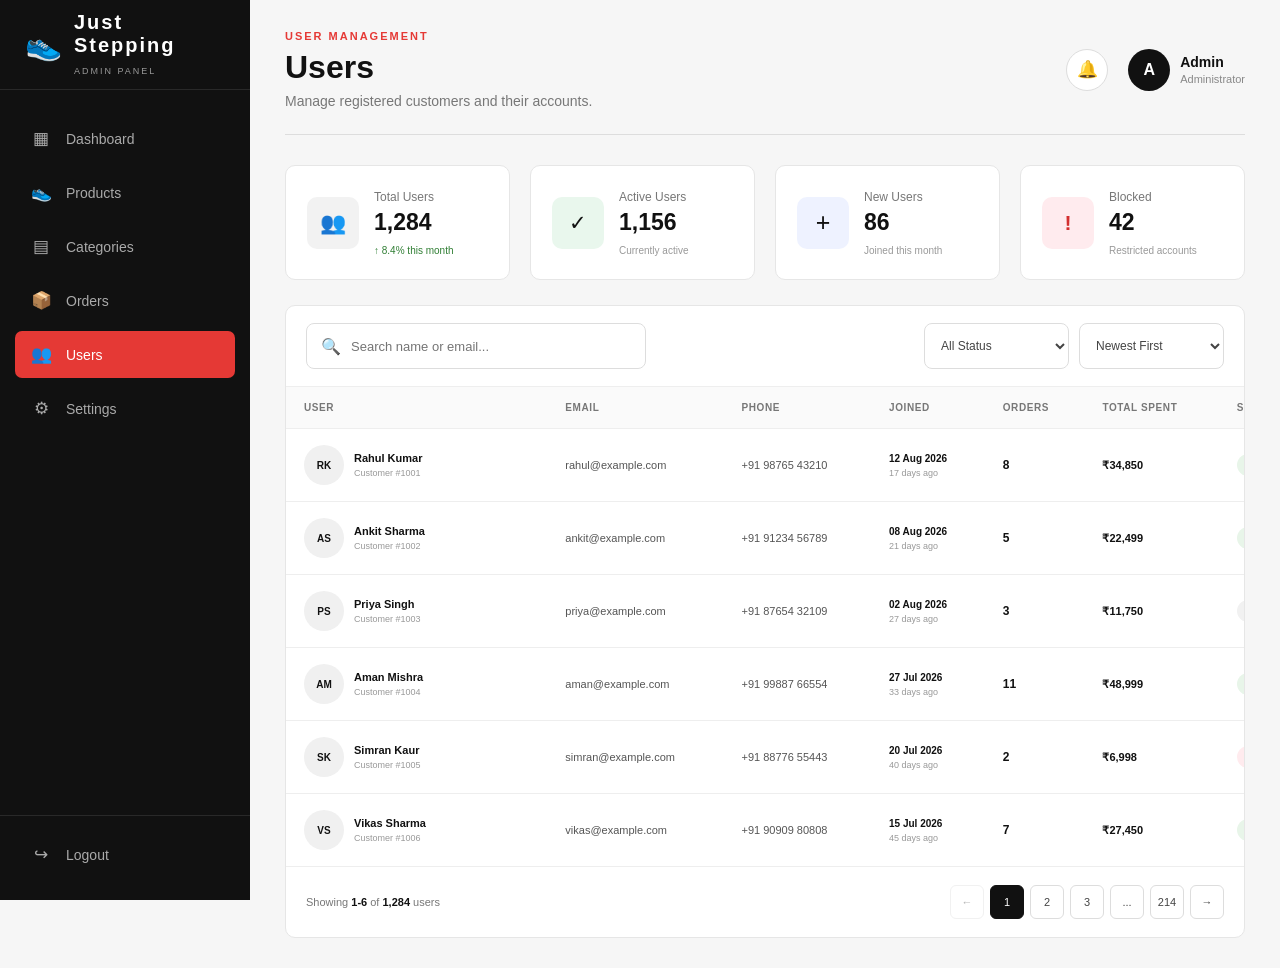
<file: users.html>
<!DOCTYPE html>
<html lang="en">

<head>

    <meta charset="UTF-8">

    <meta name="viewport" content="width=device-width, initial-scale=1.0">

    <title>Just Stepping | Users</title>

    <!-- ONLY USERS CSS -->
    <link rel="stylesheet" href="users.css">

</head>

<body>


    <!-- =====================================================
         SIDEBAR
    ====================================================== -->

    <aside class="sidebar">


        <!-- LOGO -->

        <div class="admin-logo">

            <div class="logo-icon">
                👟
            </div>

            <div class="logo-text">

                <h2>Just Stepping</h2>

                <span>ADMIN PANEL</span>

            </div>

        </div>


        <!-- NAVIGATION -->

        <nav class="sidebar-menu">


            <a href="dashboard.html" class="menu-item">

                <span class="menu-icon">▦</span>

                <span>Dashboard</span>

            </a>


            <a href="product.html" class="menu-item">

                <span class="menu-icon">👟</span>

                <span>Products</span>

            </a>


            <a href="category.html" class="menu-item">

                <span class="menu-icon">▤</span>

                <span>Categories</span>

            </a>


            <a href="orders.html" class="menu-item">

                <span class="menu-icon">📦</span>

                <span>Orders</span>

            </a>


            <a href="users.html" class="menu-item active">

                <span class="menu-icon">👥</span>

                <span>Users</span>

            </a>


            <a href="settings.html" class="menu-item">

                <span class="menu-icon">⚙</span>

                <span>Settings</span>

            </a>


        </nav>


        <!-- LOGOUT -->

        <div class="sidebar-bottom">

            <a href="index.html" class="menu-item logout">

                <span class="menu-icon">↪</span>

                <span>Logout</span>

            </a>

        </div>


    </aside>



    <!-- =====================================================
         MAIN CONTENT
    ====================================================== -->

    <main class="main-content">


        <!-- =====================================================
             TOPBAR
        ====================================================== -->

        <header class="topbar">


            <div class="page-heading">

                <p class="topbar-label">
                    USER MANAGEMENT
                </p>

                <h1>Users</h1>

                <p class="page-description">
                    Manage registered customers and their accounts.
                </p>

            </div>


            <!-- TOP RIGHT -->

            <div class="topbar-right">


                <button
                    class="notification-btn"
                    title="Notifications"
                >
                    🔔
                </button>


                <div class="admin-profile">


                    <div class="profile-avatar">
                        A
                    </div>


                    <div class="profile-details">

                        <strong>Admin</strong>

                        <span>Administrator</span>

                    </div>


                </div>


            </div>


        </header>



        <!-- =====================================================
             USER STATISTICS
        ====================================================== -->

        <section class="user-stats">


            <!-- TOTAL USERS -->

            <div class="stat-card">


                <div class="stat-icon">
                    👥
                </div>


                <div class="stat-content">

                    <span>Total Users</span>

                    <h3>1,284</h3>

                    <small class="positive">
                        ↑ 8.4% this month
                    </small>

                </div>


            </div>



            <!-- ACTIVE USERS -->

            <div class="stat-card">


                <div class="stat-icon active-icon">
                    ✓
                </div>


                <div class="stat-content">

                    <span>Active Users</span>

                    <h3>1,156</h3>

                    <small>
                        Currently active
                    </small>

                </div>


            </div>



            <!-- NEW USERS -->

            <div class="stat-card">


                <div class="stat-icon new-icon">
                    +
                </div>


                <div class="stat-content">

                    <span>New Users</span>

                    <h3>86</h3>

                    <small>
                        Joined this month
                    </small>

                </div>


            </div>



            <!-- BLOCKED USERS -->

            <div class="stat-card">


                <div class="stat-icon blocked-icon">
                    !
                </div>


                <div class="stat-content">

                    <span>Blocked</span>

                    <h3>42</h3>

                    <small>
                        Restricted accounts
                    </small>

                </div>


            </div>


        </section>



        <!-- =====================================================
             USERS CONTAINER
        ====================================================== -->

        <section class="users-container">


            <!-- =====================================================
                 TOOLBAR
            ====================================================== -->

            <div class="users-toolbar">


                <!-- SEARCH -->

                <div class="search-box">

                    <span>🔍</span>

                    <input
                        type="text"
                        id="userSearch"
                        placeholder="Search name or email..."
                    >

                </div>


                <!-- FILTER -->

                <div class="filter-area">


                    <select id="statusFilter">

                        <option value="all">
                            All Status
                        </option>

                        <option value="active">
                            Active
                        </option>

                        <option value="inactive">
                            Inactive
                        </option>

                        <option value="blocked">
                            Blocked
                        </option>

                    </select>


                    <select id="sortFilter">

                        <option value="newest">
                            Newest First
                        </option>

                        <option value="oldest">
                            Oldest First
                        </option>

                        <option value="name">
                            Name A-Z
                        </option>

                    </select>


                </div>


            </div>



            <!-- =====================================================
                 USERS TABLE
            ====================================================== -->

            <div class="table-wrapper">


                <table class="users-table">


                    <thead>

                        <tr>

                            <th>User</th>

                            <th>Email</th>

                            <th>Phone</th>

                            <th>Joined</th>

                            <th>Orders</th>

                            <th>Total Spent</th>

                            <th>Status</th>

                            <th>Action</th>

                        </tr>

                    </thead>


                    <tbody id="usersTableBody">



                        <!-- =================================================
                             USER 1
                        ================================================== -->

                        <tr
                            class="user-row"
                            data-status="active"
                        >

                            <td>

                                <div class="user-info">


                                    <div class="user-avatar">
                                        RK
                                    </div>


                                    <div class="user-name">

                                        <strong>Rahul Kumar</strong>

                                        <span>
                                            Customer #1001
                                        </span>

                                    </div>


                                </div>

                            </td>


                            <td>

                                <span class="email">
                                    rahul@example.com
                                </span>

                            </td>


                            <td>

                                <span class="phone">
                                    +91 98765 43210
                                </span>

                            </td>


                            <td>

                                <div class="date-info">

                                    <strong>
                                        12 Aug 2026
                                    </strong>

                                    <span>
                                        17 days ago
                                    </span>

                                </div>

                            </td>


                            <td>

                                <strong>
                                    8
                                </strong>

                            </td>


                            <td>

                                <strong class="spent">
                                    ₹34,850
                                </strong>

                            </td>


                            <td>

                                <span class="user-status active">
                                    Active
                                </span>

                            </td>


                            <td>

                                <button
                                    class="view-btn"
                                    onclick="viewUser(
                                        'Rahul Kumar',
                                        'rahul@example.com',
                                        '+91 98765 43210',
                                        '12 Aug 2026',
                                        '8',
                                        '₹34,850',
                                        'Active'
                                    )"
                                >
                                    View
                                </button>

                            </td>

                        </tr>



                        <!-- =================================================
                             USER 2
                        ================================================== -->

                        <tr
                            class="user-row"
                            data-status="active"
                        >

                            <td>

                                <div class="user-info">

                                    <div class="user-avatar">
                                        AS
                                    </div>

                                    <div class="user-name">

                                        <strong>
                                            Ankit Sharma
                                        </strong>

                                        <span>
                                            Customer #1002
                                        </span>

                                    </div>

                                </div>

                            </td>


                            <td>

                                <span class="email">
                                    ankit@example.com
                                </span>

                            </td>


                            <td>

                                <span class="phone">
                                    +91 91234 56789
                                </span>

                            </td>


                            <td>

                                <div class="date-info">

                                    <strong>
                                        08 Aug 2026
                                    </strong>

                                    <span>
                                        21 days ago
                                    </span>

                                </div>

                            </td>


                            <td>

                                <strong>
                                    5
                                </strong>

                            </td>


                            <td>

                                <strong class="spent">
                                    ₹22,499
                                </strong>

                            </td>


                            <td>

                                <span class="user-status active">
                                    Active
                                </span>

                            </td>


                            <td>

                                <button
                                    class="view-btn"
                                    onclick="viewUser(
                                        'Ankit Sharma',
                                        'ankit@example.com',
                                        '+91 91234 56789',
                                        '08 Aug 2026',
                                        '5',
                                        '₹22,499',
                                        'Active'
                                    )"
                                >
                                    View
                                </button>

                            </td>

                        </tr>



                        <!-- =================================================
                             USER 3
                        ================================================== -->

                        <tr
                            class="user-row"
                            data-status="inactive"
                        >

                            <td>

                                <div class="user-info">

                                    <div class="user-avatar">
                                        PS
                                    </div>

                                    <div class="user-name">

                                        <strong>
                                            Priya Singh
                                        </strong>

                                        <span>
                                            Customer #1003
                                        </span>

                                    </div>

                                </div>

                            </td>


                            <td>

                                <span class="email">
                                    priya@example.com
                                </span>

                            </td>


                            <td>

                                <span class="phone">
                                    +91 87654 32109
                                </span>

                            </td>


                            <td>

                                <div class="date-info">

                                    <strong>
                                        02 Aug 2026
                                    </strong>

                                    <span>
                                        27 days ago
                                    </span>

                                </div>

                            </td>


                            <td>

                                <strong>
                                    3
                                </strong>

                            </td>


                            <td>

                                <strong class="spent">
                                    ₹11,750
                                </strong>

                            </td>


                            <td>

                                <span class="user-status inactive">
                                    Inactive
                                </span>

                            </td>


                            <td>

                                <button
                                    class="view-btn"
                                    onclick="viewUser(
                                        'Priya Singh',
                                        'priya@example.com',
                                        '+91 87654 32109',
                                        '02 Aug 2026',
                                        '3',
                                        '₹11,750',
                                        'Inactive'
                                    )"
                                >
                                    View
                                </button>

                            </td>

                        </tr>



                        <!-- =================================================
                             USER 4
                        ================================================== -->

                        <tr
                            class="user-row"
                            data-status="active"
                        >

                            <td>

                                <div class="user-info">

                                    <div class="user-avatar">
                                        AM
                                    </div>

                                    <div class="user-name">

                                        <strong>
                                            Aman Mishra
                                        </strong>

                                        <span>
                                            Customer #1004
                                        </span>

                                    </div>

                                </div>

                            </td>


                            <td>

                                <span class="email">
                                    aman@example.com
                                </span>

                            </td>


                            <td>

                                <span class="phone">
                                    +91 99887 66554
                                </span>

                            </td>


                            <td>

                                <div class="date-info">

                                    <strong>
                                        27 Jul 2026
                                    </strong>

                                    <span>
                                        33 days ago
                                    </span>

                                </div>

                            </td>


                            <td>

                                <strong>
                                    11
                                </strong>

                            </td>


                            <td>

                                <strong class="spent">
                                    ₹48,999
                                </strong>

                            </td>


                            <td>

                                <span class="user-status active">
                                    Active
                                </span>

                            </td>


                            <td>

                                <button
                                    class="view-btn"
                                    onclick="viewUser(
                                        'Aman Mishra',
                                        'aman@example.com',
                                        '+91 99887 66554',
                                        '27 Jul 2026',
                                        '11',
                                        '₹48,999',
                                        'Active'
                                    )"
                                >
                                    View
                                </button>

                            </td>

                        </tr>



                        <!-- =================================================
                             USER 5
                        ================================================== -->

                        <tr
                            class="user-row"
                            data-status="blocked"
                        >

                            <td>

                                <div class="user-info">

                                    <div class="user-avatar">
                                        SK
                                    </div>

                                    <div class="user-name">

                                        <strong>
                                            Simran Kaur
                                        </strong>

                                        <span>
                                            Customer #1005
                                        </span>

                                    </div>

                                </div>

                            </td>


                            <td>

                                <span class="email">
                                    simran@example.com
                                </span>

                            </td>


                            <td>

                                <span class="phone">
                                    +91 88776 55443
                                </span>

                            </td>


                            <td>

                                <div class="date-info">

                                    <strong>
                                        20 Jul 2026
                                    </strong>

                                    <span>
                                        40 days ago
                                    </span>

                                </div>

                            </td>


                            <td>

                                <strong>
                                    2
                                </strong>

                            </td>


                            <td>

                                <strong class="spent">
                                    ₹6,998
                                </strong>

                            </td>


                            <td>

                                <span class="user-status blocked">
                                    Blocked
                                </span>

                            </td>


                            <td>

                                <button
                                    class="view-btn"
                                    onclick="viewUser(
                                        'Simran Kaur',
                                        'simran@example.com',
                                        '+91 88776 55443',
                                        '20 Jul 2026',
                                        '2',
                                        '₹6,998',
                                        'Blocked'
                                    )"
                                >
                                    View
                                </button>

                            </td>

                        </tr>



                        <!-- =================================================
                             USER 6
                        ================================================== -->

                        <tr
                            class="user-row"
                            data-status="active"
                        >

                            <td>

                                <div class="user-info">

                                    <div class="user-avatar">
                                        VS
                                    </div>

                                    <div class="user-name">

                                        <strong>
                                            Vikas Sharma
                                        </strong>

                                        <span>
                                            Customer #1006
                                        </span>

                                    </div>

                                </div>

                            </td>


                            <td>

                                <span class="email">
                                    vikas@example.com
                                </span>

                            </td>


                            <td>

                                <span class="phone">
                                    +91 90909 80808
                                </span>

                            </td>


                            <td>

                                <div class="date-info">

                                    <strong>
                                        15 Jul 2026
                                    </strong>

                                    <span>
                                        45 days ago
                                    </span>

                                </div>

                            </td>


                            <td>

                                <strong>
                                    7
                                </strong>

                            </td>


                            <td>

                                <strong class="spent">
                                    ₹27,450
                                </strong>

                            </td>


                            <td>

                                <span class="user-status active">
                                    Active
                                </span>

                            </td>


                            <td>

                                <button
                                    class="view-btn"
                                    onclick="viewUser(
                                        'Vikas Sharma',
                                        'vikas@example.com',
                                        '+91 90909 80808',
                                        '15 Jul 2026',
                                        '7',
                                        '₹27,450',
                                        'Active'
                                    )"
                                >
                                    View
                                </button>

                            </td>

                        </tr>


                    </tbody>

                </table>

            </div>



            <!-- =====================================================
                 PAGINATION
            ====================================================== -->

            <div class="pagination">


                <div class="pagination-info">

                    Showing
                    <strong id="showingCount">
                        1-6
                    </strong>

                    of

                    <strong>
                        1,284
                    </strong>

                    users

                </div>


                <div class="page-buttons">

                    <button disabled>
                        ←
                    </button>

                    <button class="current">
                        1
                    </button>

                    <button>
                        2
                    </button>

                    <button>
                        3
                    </button>

                    <button>
                        ...
                    </button>

                    <button>
                        214
                    </button>

                    <button>
                        →
                    </button>

                </div>


            </div>


        </section>


    </main>



    <!-- =====================================================
         USER DETAILS MODAL
    ====================================================== -->

    <div
        class="modal-overlay"
        id="userModal"
    >


        <div class="user-modal">


            <!-- MODAL HEADER -->

            <div class="modal-header">


                <div>

                    <p class="modal-label">
                        USER DETAILS
                    </p>

                    <h2 id="modalUserName">
                        Rahul Kumar
                    </h2>

                </div>


                <button
                    class="close-modal"
                    onclick="closeUserModal()"
                >
                    ×
                </button>


            </div>



            <!-- USER PROFILE -->

            <div class="modal-profile">


                <div
                    class="large-avatar"
                    id="modalAvatar"
                >
                    RK
                </div>


                <div class="modal-profile-info">

                    <strong id="modalProfileName">
                        Rahul Kumar
                    </strong>

                    <span id="modalProfileEmail">
                        rahul@example.com
                    </span>

                    <span id="modalProfileStatus">
                        Active
                    </span>

                </div>


            </div>



            <!-- CONTACT DETAILS -->

            <div class="detail-section">


                <h3>
                    Contact Information
                </h3>


                <div class="detail-grid">


                    <div>

                        <span>
                            Email
                        </span>

                        <strong id="modalEmail">
                            rahul@example.com
                        </strong>

                    </div>


                    <div>

                        <span>
                            Phone
                        </span>

                        <strong id="modalPhone">
                            +91 98765 43210
                        </strong>

                    </div>


                </div>


            </div>



            <!-- ACCOUNT DETAILS -->

            <div class="detail-section">


                <h3>
                    Account Information
                </h3>


                <div class="detail-grid">


                    <div>

                        <span>
                            Joined
                        </span>

                        <strong id="modalJoined">
                            12 Aug 2026
                        </strong>

                    </div>


                    <div>

                        <span>
                            Account Status
                        </span>

                        <strong id="modalStatus">
                            Active
                        </strong>

                    </div>


                    <div>

                        <span>
                            Total Orders
                        </span>

                        <strong id="modalOrders">
                            8
                        </strong>

                    </div>


                    <div>

                        <span>
                            Total Spent
                        </span>

                        <strong id="modalSpent">
                            ₹34,850
                        </strong>

                    </div>


                </div>


            </div>



            <!-- ACTIONS -->

            <div class="modal-actions">


                <button
                    class="close-btn"
                    onclick="closeUserModal()"
                >
                    Close
                </button>


                <button
                    class="block-btn"
                    onclick="changeUserStatus()"
                >
                    Change Status
                </button>


            </div>


        </div>


    </div>



    <!-- =====================================================
         JAVASCRIPT
    ====================================================== -->

    <script>


        /* =================================================
           SEARCH USERS
        ================================================= */

        const userSearch =
            document.getElementById("userSearch");


        userSearch.addEventListener(
            "input",
            function () {


                const searchValue =
                    this.value
                    .toLowerCase()
                    .trim();


                const rows =
                    document.querySelectorAll(".user-row");


                let visibleCount = 0;


                rows.forEach(function (row) {


                    const text =
                        row.textContent.toLowerCase();


                    if (text.includes(searchValue)) {

                        row.style.display = "";

                        visibleCount++;

                    } else {

                        row.style.display = "none";

                    }

                });


                document.getElementById(
                    "showingCount"
                ).textContent = visibleCount;


            }
        );



        /* =================================================
           STATUS FILTER
        ================================================= */

        const statusFilter =
            document.getElementById("statusFilter");


        statusFilter.addEventListener(
            "change",
            filterUsers
        );


        function filterUsers() {


            const selectedStatus =
                statusFilter.value;


            const rows =
                document.querySelectorAll(".user-row");


            let visibleCount = 0;


            rows.forEach(function (row) {


                const userStatus =
                    row.dataset.status;


                if (
                    selectedStatus === "all" ||
                    userStatus === selectedStatus
                ) {

                    row.style.display = "";

                    visibleCount++;

                } else {

                    row.style.display = "none";

                }

            });


            document.getElementById(
                "showingCount"
            ).textContent = visibleCount;

        }



        /* =================================================
           VIEW USER
        ================================================= */

        function viewUser(
            name,
            email,
            phone,
            joined,
            orders,
            spent,
            status
        ) {


            document.getElementById(
                "modalUserName"
            ).textContent = name;


            document.getElementById(
                "modalProfileName"
            ).textContent = name;


            document.getElementById(
                "modalProfileEmail"
            ).textContent = email;


            document.getElementById(
                "modalProfileStatus"
            ).textContent = status;


            document.getElementById(
                "modalEmail"
            ).textContent = email;


            document.getElementById(
                "modalPhone"
            ).textContent = phone;


            document.getElementById(
                "modalJoined"
            ).textContent = joined;


            document.getElementById(
                "modalOrders"
            ).textContent = orders;


            document.getElementById(
                "modalSpent"
            ).textContent = spent;


            document.getElementById(
                "modalStatus"
            ).textContent = status;


            /* Generate initials */

            const nameParts =
                name.split(" ");


            let initials = "";


            nameParts.forEach(function (part) {

                initials +=
                    part.charAt(0).toUpperCase();

            });


            document.getElementById(
                "modalAvatar"
            ).textContent = initials;


            document
                .getElementById("userModal")
                .classList.add("show");

        }



        /* =================================================
           CLOSE MODAL
        ================================================= */

        function closeUserModal() {

            document
                .getElementById("userModal")
                .classList.remove("show");

        }



        /* =================================================
           CLOSE MODAL BY CLICKING OUTSIDE
        ================================================= */

        document
            .getElementById("userModal")
            .addEventListener(
                "click",
                function (event) {

                    if (
                        event.target === this
                    ) {

                        closeUserModal();

                    }

                }
            );



        /* =================================================
           CHANGE STATUS
        ================================================= */

        function changeUserStatus() {

            alert(
                "User status management will be connected to PHP + MySQL later."
            );

        }



        /* =================================================
           SORT
        ================================================= */

        document
            .getElementById("sortFilter")
            .addEventListener(
                "change",
                function () {

                    const rows =
                        Array.from(
                            document.querySelectorAll(
                                ".user-row"
                            )
                        );


                    const tableBody =
                        document.getElementById(
                            "usersTableBody"
                        );


                    if (this.value === "name") {


                        rows.sort(function (a, b) {

                            const nameA =
                                a.querySelector(
                                    ".user-name strong"
                                )
                                .textContent
                                .toLowerCase();


                            const nameB =
                                b.querySelector(
                                    ".user-name strong"
                                )
                                .textContent
                                .toLowerCase();


                            return nameA.localeCompare(
                                nameB
                            );

                        });


                    } else if (
                        this.value === "oldest"
                    ) {

                        rows.reverse();

                    }


                    rows.forEach(function (row) {

                        tableBody.appendChild(row);

                    });

                }
            );


    </script>


</body>

</html>
</file>
<file: style.css>
/* ==============================
   BASIC RESET
================================= */

* {
    margin: 0;
    padding: 0;
    box-sizing: border-box;
}


/* ==============================
   BODY
================================= */

body {
    font-family: Arial, Helvetica, sans-serif;
    background: #f5f5f5;
    color: #111;
}


/* ==============================
   MAIN CONTAINER
================================= */

.login-container {
    min-height: 100vh;
    display: flex;
}


/* ==============================
   LEFT BRAND SECTION
================================= */

.login-brand {
    width: 45%;
    min-height: 100vh;

    background: #111;

    color: white;

    padding: 45px;

    display: flex;
    flex-direction: column;

    position: relative;
}


/* ==============================
   LOGO
================================= */

.logo {
    display: flex;
    align-items: center;
    gap: 12px;

    font-size: 24px;
    font-weight: 800;

    letter-spacing: 2px;
}

.logo-icon {
    font-size: 30px;
}


/* ==============================
   BRAND CONTENT
================================= */

.brand-content {
    margin: auto 0;
    max-width: 500px;
}

.brand-content h1 {
    font-size: 58px;
    line-height: 1.05;

    margin-bottom: 25px;
}

.brand-content p {
    font-size: 17px;
    line-height: 1.7;

    color: #bdbdbd;

    max-width: 430px;
}


/* ==============================
   BRAND FOOTER
================================= */

.brand-footer {
    color: #777;

    font-size: 13px;
}


/* ==============================
   RIGHT LOGIN SECTION
================================= */

.login-section {
    width: 55%;
    min-height: 100vh;

    background: #ffffff;

    display: flex;
    justify-content: center;
    align-items: center;

    padding: 40px;
}


/* ==============================
   LOGIN BOX
================================= */

.login-box {
    width: 100%;
    max-width: 440px;
}


/* ==============================
   MOBILE LOGO
================================= */

.mobile-logo {
    display: none;
}


/* ==============================
   WELCOME TEXT
================================= */

.welcome {
    color: #e53935;

    font-size: 13px;
    font-weight: 700;

    letter-spacing: 2px;

    margin-bottom: 10px;
}


/* ==============================
   HEADING
================================= */

.login-box h2 {
    font-size: 38px;

    margin-bottom: 12px;
}

.login-description {
    color: #777;

    font-size: 15px;

    line-height: 1.6;

    margin-bottom: 35px;
}


/* ==============================
   INPUT GROUP
================================= */

.input-group {
    margin-bottom: 22px;
}

.input-group label {
    display: block;

    font-size: 14px;
    font-weight: 600;

    margin-bottom: 9px;
}

.input-group input {
    width: 100%;

    height: 52px;

    padding: 0 16px;

    border: 1px solid #ddd;
    border-radius: 8px;

    font-size: 15px;

    outline: none;

    transition: 0.3s;
}

.input-group input:focus {
    border-color: #111;

    box-shadow: 0 0 0 3px rgba(0, 0, 0, 0.06);
}


/* ==============================
   LOGIN OPTIONS
================================= */

.login-options {
    display: flex;

    justify-content: space-between;
    align-items: center;

    margin: 5px 0 25px;
}

.remember {
    display: flex;

    align-items: center;

    gap: 8px;

    font-size: 14px;

    color: #555;
}

.remember input {
    width: 15px;
    height: 15px;
}

.login-options a {
    color: #111;

    font-size: 14px;

    font-weight: 600;

    text-decoration: none;
}

.login-options a:hover {
    text-decoration: underline;
}


/* ==============================
   LOGIN BUTTON
================================= */

.login-btn {
    width: 100%;

    height: 54px;

    border: none;

    border-radius: 8px;

    background: #e53935;

    color: white;

    font-size: 15px;

    font-weight: 700;

    cursor: pointer;

    display: flex;

    align-items: center;
    justify-content: center;

    gap: 12px;

    transition: 0.3s;
}

.login-btn:hover {
    background: #c62828;

    transform: translateY(-2px);

    box-shadow: 0 8px 20px rgba(229, 57, 53, 0.2);
}

.login-btn span {
    font-size: 20px;
}


/* ==============================
   RESPONSIVE DESIGN
================================= */

@media (max-width: 850px) {

    .login-brand {
        display: none;
    }

    .login-section {
        width: 100%;

        padding: 30px;
    }

    .mobile-logo {
        display: flex;

        align-items: center;

        gap: 10px;

        font-size: 22px;

        font-weight: 800;

        letter-spacing: 2px;

        margin-bottom: 50px;
    }
}


@media (max-width: 500px) {

    .login-section {
        padding: 25px 20px;
    }

    .login-box h2 {
        font-size: 32px;
    }

    .login-options {
        align-items: flex-start;

        gap: 15px;

        flex-direction: column;
    }
}
</file>
<file: add-product.css>
/* ==================================================
   RESET
================================================== */

* {
    margin: 0;
    padding: 0;
    box-sizing: border-box;
}


/* ==================================================
   BODY
================================================== */

body {
    font-family: Arial, Helvetica, sans-serif;

    background: #f6f6f6;

    color: #111;

    min-height: 100vh;
}


/* ==================================================
   SIDEBAR
================================================== */

.sidebar {
    position: fixed;

    left: 0;
    top: 0;

    width: 250px;
    height: 100vh;

    background: #111;

    color: white;

    display: flex;

    flex-direction: column;

    z-index: 1000;
}


/* ==================================================
   LOGO
================================================== */

.admin-logo {
    height: 90px;

    padding: 0 25px;

    display: flex;

    align-items: center;

    gap: 12px;

    border-bottom: 1px solid #292929;
}


.logo-icon {
    font-size: 30px;
}


.logo-text h2 {
    font-size: 20px;

    letter-spacing: 2px;

    margin-bottom: 3px;
}


.logo-text span {
    color: #999;

    font-size: 9px;

    letter-spacing: 2px;
}


/* ==================================================
   SIDEBAR MENU
================================================== */

.sidebar-menu {
    flex: 1;

    padding: 25px 15px;
}


.menu-item {
    display: flex;

    align-items: center;

    gap: 14px;

    width: 100%;

    padding: 13px 15px;

    margin-bottom: 7px;

    border-radius: 7px;

    color: #aaa;

    text-decoration: none;

    font-size: 14px;

    transition: all 0.25s ease;
}


.menu-item:hover {
    background: #222;

    color: white;
}


.menu-item.active {
    background: #e53935;

    color: white;
}


.menu-icon {
    width: 22px;

    text-align: center;

    font-size: 17px;
}


/* ==================================================
   SIDEBAR BOTTOM
================================================== */

.sidebar-bottom {
    padding: 15px;

    border-top: 1px solid #292929;
}


.logout:hover {
    color: #ff5252;
}


/* ==================================================
   MAIN CONTENT
================================================== */

.main-content {
    margin-left: 250px;

    min-height: 100vh;

    padding: 30px 35px;

    max-width: 1700px;
}


/* ==================================================
   TOPBAR
================================================== */

.topbar {
    display: flex;

    align-items: center;

    justify-content: space-between;

    padding-bottom: 25px;

    border-bottom: 1px solid #ddd;
}


.topbar-label {
    color: #e53935;

    font-size: 11px;

    font-weight: 700;

    letter-spacing: 2px;

    margin-bottom: 7px;
}


.topbar h1 {
    font-size: 32px;

    margin-bottom: 7px;
}


.page-description {
    color: #777;

    font-size: 14px;
}


/* ==================================================
   TOPBAR RIGHT
================================================== */

.topbar-right {
    display: flex;

    align-items: center;

    gap: 20px;
}


.notification-btn {
    width: 42px;

    height: 42px;

    border-radius: 50%;

    border: 1px solid #ddd;

    background: white;

    cursor: pointer;

    font-size: 17px;
}


.notification-btn:hover {
    background: #eee;
}


/* ==================================================
   ADMIN PROFILE
================================================== */

.admin-profile {
    display: flex;

    align-items: center;

    gap: 10px;
}


.profile-avatar {
    width: 42px;

    height: 42px;

    border-radius: 50%;

    background: #111;

    color: white;

    display: flex;

    align-items: center;

    justify-content: center;

    font-weight: bold;
}


.profile-details {
    display: flex;

    flex-direction: column;

    gap: 3px;
}


.profile-details strong {
    font-size: 14px;
}


.profile-details span {
    color: #888;

    font-size: 11px;
}


/* ==================================================
   BREADCRUMB
================================================== */

.breadcrumb {
    display: flex;

    align-items: center;

    gap: 9px;

    margin: 22px 0;

    font-size: 11px;

    color: #999;
}


.breadcrumb a {
    color: #555;

    text-decoration: none;

    font-weight: 600;
}


.breadcrumb a:hover {
    color: #e53935;
}


/* ==================================================
   FORM LAYOUT
================================================== */

.form-layout {
    display: grid;

    grid-template-columns: minmax(0, 1fr) 350px;

    gap: 22px;

    align-items: start;
}


.left-column,
.right-column {
    display: flex;

    flex-direction: column;

    gap: 22px;
}


/* ==================================================
   FORM CARD
================================================== */

.form-card {
    background: white;

    border: 1px solid #e3e3e3;

    border-radius: 10px;

    padding: 25px;
}


.card-header {
    display: flex;

    align-items: flex-start;

    justify-content: space-between;

    padding-bottom: 18px;

    border-bottom: 1px solid #eee;

    margin-bottom: 22px;
}


.card-header h2 {
    font-size: 17px;

    margin-bottom: 5px;
}


.card-header p {
    color: #999;

    font-size: 10px;
}


/* ==================================================
   FORM GROUP
================================================== */

.form-group {
    margin-bottom: 20px;
}


.form-group:last-child {
    margin-bottom: 0;
}


.form-group label {
    display: block;

    font-size: 11px;

    font-weight: 700;

    color: #333;

    margin-bottom: 8px;
}


.form-group label span {
    color: #e53935;
}


.form-group input,
.form-group select,
.form-group textarea {
    width: 100%;

    border: 1px solid #ddd;

    border-radius: 7px;

    background: white;

    color: #222;

    font-family: inherit;

    font-size: 12px;

    outline: none;

    padding: 12px 13px;

    transition: all 0.2s ease;
}


.form-group textarea {
    resize: vertical;

    min-height: 130px;

    line-height: 1.6;
}


.form-group input:focus,
.form-group select:focus,
.form-group textarea:focus {
    border-color: #111;

    box-shadow:
        0 0 0 3px rgba(0, 0, 0, 0.04);
}


.form-group input::placeholder,
.form-group textarea::placeholder {
    color: #aaa;
}


/* ==================================================
   FORM ROW
================================================== */

.form-row {
    display: grid;

    grid-template-columns: repeat(2, 1fr);

    gap: 18px;
}


.three-columns {
    grid-template-columns:
        repeat(3, 1fr);
}


/* ==================================================
   CHARACTER COUNT
================================================== */

.character-count {
    text-align: right;

    color: #999;

    font-size: 9px;

    margin-top: 6px;
}


/* ==================================================
   INPUT PREFIX
================================================== */

.input-prefix {
    display: flex;

    border: 1px solid #ddd;

    border-radius: 7px;

    overflow: hidden;

    transition: 0.2s;
}


.input-prefix:focus-within {
    border-color: #111;

    box-shadow:
        0 0 0 3px rgba(0, 0, 0, 0.04);
}


.input-prefix > span {
    display: flex;

    align-items: center;

    justify-content: center;

    padding: 0 12px;

    background: #f6f6f6;

    color: #555;

    font-size: 12px;

    border-right: 1px solid #ddd;
}


.input-prefix input {
    border: none !important;

    box-shadow: none !important;

    border-radius: 0 !important;
}


/* ==================================================
   SIZE GRID
================================================== */

.size-grid {
    display: flex;

    flex-wrap: wrap;

    gap: 8px;
}


.size-option {
    cursor: pointer;
}


.size-option input {
    display: none;
}


.size-option span {
    width: 45px;

    height: 40px;

    display: flex;

    align-items: center;

    justify-content: center;

    border: 1px solid #ddd;

    border-radius: 6px;

    color: #555;

    font-size: 11px;

    font-weight: 600;

    transition: 0.2s;
}


.size-option:hover span {
    border-color: #111;
}


.size-option input:checked + span {
    background: #111;

    color: white;

    border-color: #111;
}


/* ==================================================
   IMAGE UPLOAD
================================================== */

.image-card {
    overflow: hidden;
}


.image-upload-area {
    min-height: 300px;

    border: 2px dashed #d7d7d7;

    border-radius: 9px;

    display: flex;

    flex-direction: column;

    align-items: center;

    justify-content: center;

    text-align: center;

    padding: 25px;

    transition: 0.25s;

    position: relative;

    overflow: hidden;
}


.image-upload-area:hover {
    border-color: #111;

    background: #fafafa;
}


.image-upload-area.has-image {
    padding: 10px;
}


.upload-icon {
    font-size: 42px;

    margin-bottom: 15px;
}


.image-upload-area h3 {
    font-size: 13px;

    margin-bottom: 7px;
}


.image-upload-area p {
    color: #777;

    font-size: 10px;

    margin-bottom: 5px;
}


.image-upload-area > span {
    color: #aaa;

    font-size: 9px;

    margin-bottom: 18px;
}


.upload-btn {
    background: #111;

    color: white;

    padding: 10px 16px;

    border-radius: 6px;

    font-size: 10px;

    font-weight: 700;

    cursor: pointer;

    transition: 0.2s;
}


.upload-btn:hover {
    background: #333;
}


/* ==================================================
   IMAGE PREVIEW
================================================== */

.image-preview {
    display: none;

    width: 100%;

    height: 280px;

    border-radius: 7px;

    overflow: hidden;

    margin-bottom: 10px;
}


.image-preview.show {
    display: block;
}


.image-preview img {
    width: 100%;

    height: 100%;

    object-fit: contain;

    background: #f5f5f5;
}


.image-upload-area.has-image h3,
.image-upload-area.has-image p,
.image-upload-area.has-image > span {
    display: none;
}


.image-upload-area.has-image .upload-btn {
    display: inline-block;
}


/* ==================================================
   IMAGE ERROR
================================================== */

.image-error {
    color: #e53935;

    font-size: 10px;

    margin-top: 8px;
}


/* ==================================================
   STATUS OPTIONS
================================================== */

.status-options {
    display: flex;

    flex-direction: column;

    gap: 10px;
}


.status-option {
    display: flex;

    align-items: flex-start;

    gap: 11px;

    padding: 13px;

    border: 1px solid #ddd;

    border-radius: 7px;

    cursor: pointer;

    transition: 0.2s;
}


.status-option:hover {
    border-color: #bbb;
}


.status-option.selected {
    border-color: #111;

    background: #fafafa;
}


.status-option input {
    margin-top: 2px;

    accent-color: #111;
}


.status-option div {
    display: flex;

    flex-direction: column;

    gap: 4px;
}


.status-option strong {
    font-size: 11px;
}


.status-option span {
    color: #999;

    font-size: 9px;

    line-height: 1.4;
}


/* ==================================================
   SUMMARY
================================================== */

.summary-card {
    background: #111;

    color: white;

    border-color: #111;
}


.summary-card .card-header {
    border-color: #333;
}


.summary-card .card-header h2 {
    color: white;
}


.summary-item {
    display: flex;

    align-items: center;

    justify-content: space-between;

    gap: 15px;

    padding: 12px 0;

    border-bottom: 1px solid #2d2d2d;
}


.summary-item:last-child {
    border-bottom: none;
}


.summary-item span {
    color: #999;

    font-size: 10px;
}


.summary-item strong {
    font-size: 11px;

    text-align: right;

    max-width: 180px;

    overflow: hidden;

    text-overflow: ellipsis;

    white-space: nowrap;
}


/* ==================================================
   FORM ACTIONS
================================================== */

.form-actions {
    display: flex;

    justify-content: flex-end;

    align-items: center;

    gap: 10px;

    padding: 22px 0 5px;
}


.cancel-btn,
.save-draft-btn,
.add-product-btn {
    text-decoration: none;

    border-radius: 7px;

    padding: 12px 18px;

    font-family: inherit;

    font-size: 11px;

    font-weight: 700;

    cursor: pointer;

    transition: 0.2s;
}


.cancel-btn {
    color: #555;

    background: white;

    border: 1px solid #ddd;
}


.cancel-btn:hover {
    background: #eee;
}


.save-draft-btn {
    color: #333;

    background: white;

    border: 1px solid #bbb;
}


.save-draft-btn:hover {
    background: #f2f2f2;
}


.add-product-btn {
    color: white;

    background: #111;

    border: 1px solid #111;
}


.add-product-btn:hover {
    background: #333;
}


/* ==================================================
   TABLET
================================================== */

@media (max-width: 1100px) {

    .form-layout {
        grid-template-columns: 1fr;
    }


    .right-column {
        display: grid;

        grid-template-columns:
            repeat(2, 1fr);

        align-items: start;
    }


    .image-card {
        grid-row: span 2;
    }


    .summary-card {
        grid-column: 1 / -1;
    }

}


/* ==================================================
   SMALL TABLET
================================================== */

@media (max-width: 850px) {

    .sidebar {
        width: 70px;
    }


    .admin-logo {
        padding: 0;

        justify-content: center;
    }


    .logo-text {
        display: none;
    }


    .sidebar-menu {
        padding: 20px 10px;
    }


    .menu-item {
        justify-content: center;

        padding: 13px 5px;
    }


    .menu-item > span:last-child {
        display: none;
    }


    .main-content {
        margin-left: 70px;

        padding: 25px 20px;
    }


    .right-column {
        grid-template-columns: 1fr;
    }


    .image-card {
        grid-row: auto;
    }


    .summary-card {
        grid-column: auto;
    }

}


/* ==================================================
   MOBILE
================================================== */

@media (max-width: 600px) {

    .main-content {
        padding: 20px 15px;
    }


    .topbar {
        align-items: flex-start;
    }


    .topbar h1 {
        font-size: 26px;
    }


    .topbar-right {
        gap: 8px;
    }


    .profile-details {
        display: none;
    }


    .notification-btn {
        width: 38px;

        height: 38px;
    }


    .form-row,
    .three-columns {
        grid-template-columns: 1fr;

        gap: 0;
    }


    .form-card {
        padding: 20px;
    }


    .card-header h2 {
        font-size: 16px;
    }


    .image-upload-area {
        min-height: 260px;
    }


    .form-actions {
        flex-direction: column-reverse;

        align-items: stretch;
    }


    .cancel-btn,
    .save-draft-btn,
    .add-product-btn {
        width: 100%;

        text-align: center;
    }


    .size-grid {
        gap: 6px;
    }


    .size-option span {
        width: 40px;

        height: 38px;
    }

}
</file>
<file: category.css>
/* ==================================================
   RESET
================================================== */

* {
    margin: 0;
    padding: 0;
    box-sizing: border-box;
}


/* ==================================================
   BODY
================================================== */

body {
    font-family: Arial, Helvetica, sans-serif;

    background: #f6f6f6;

    color: #111;

    min-height: 100vh;
}


/* ==================================================
   SIDEBAR
================================================== */

.sidebar {
    position: fixed;

    left: 0;
    top: 0;

    width: 250px;
    height: 100vh;

    background: #111;

    color: white;

    display: flex;

    flex-direction: column;

    z-index: 1000;
}


/* ==================================================
   LOGO
================================================== */

.admin-logo {
    height: 90px;

    padding: 0 25px;

    display: flex;

    align-items: center;

    gap: 12px;

    border-bottom: 1px solid #292929;
}


.logo-icon {
    font-size: 30px;
}


.logo-text h2 {
    font-size: 20px;

    letter-spacing: 2px;

    margin-bottom: 3px;
}


.logo-text span {
    color: #999;

    font-size: 9px;

    letter-spacing: 2px;
}


/* ==================================================
   SIDEBAR MENU
================================================== */

.sidebar-menu {
    flex: 1;

    padding: 25px 15px;
}


.menu-item {
    display: flex;

    align-items: center;

    gap: 14px;

    width: 100%;

    padding: 13px 15px;

    margin-bottom: 7px;

    border-radius: 7px;

    color: #aaa;

    text-decoration: none;

    font-size: 14px;

    transition: all 0.25s ease;
}


.menu-item:hover {
    background: #222;

    color: white;
}


.menu-item.active {
    background: #e53935;

    color: white;
}


.menu-icon {
    width: 22px;

    text-align: center;

    font-size: 17px;
}


/* ==================================================
   SIDEBAR BOTTOM
================================================== */

.sidebar-bottom {
    padding: 15px;

    border-top: 1px solid #292929;
}


.logout:hover {
    background: #222;

    color: #ff5252;
}


/* ==================================================
   MAIN CONTENT
================================================== */

.main-content {
    margin-left: 250px;

    min-height: 100vh;

    padding: 30px 35px;
}


/* ==================================================
   TOPBAR
================================================== */

.topbar {
    display: flex;

    align-items: center;

    justify-content: space-between;

    padding-bottom: 25px;

    border-bottom: 1px solid #ddd;
}


.topbar-label {
    color: #e53935;

    font-size: 11px;

    font-weight: 700;

    letter-spacing: 2px;

    margin-bottom: 7px;
}


.topbar h1 {
    font-size: 32px;

    margin-bottom: 7px;
}


.page-description {
    color: #777;

    font-size: 14px;
}


/* ==================================================
   TOPBAR RIGHT
================================================== */

.topbar-right {
    display: flex;

    align-items: center;

    gap: 20px;
}


.notification-btn {
    width: 42px;

    height: 42px;

    border-radius: 50%;

    border: 1px solid #ddd;

    background: white;

    cursor: pointer;

    font-size: 17px;

    transition: 0.3s;
}


.notification-btn:hover {
    background: #eee;
}


/* ==================================================
   ADMIN PROFILE
================================================== */

.admin-profile {
    display: flex;

    align-items: center;

    gap: 10px;
}


.profile-avatar {
    width: 42px;

    height: 42px;

    border-radius: 50%;

    background: #111;

    color: white;

    display: flex;

    align-items: center;

    justify-content: center;

    font-weight: bold;
}


.profile-details {
    display: flex;

    flex-direction: column;

    gap: 3px;
}


.profile-details strong {
    font-size: 14px;
}


.profile-details span {
    color: #888;

    font-size: 11px;
}


/* ==================================================
   CATEGORY STATISTICS
================================================== */

.category-stats {
    display: grid;

    grid-template-columns: repeat(4, 1fr);

    gap: 20px;

    margin: 30px 0 25px;
}


.stat-card {
    background: white;

    border: 1px solid #e6e6e6;

    border-radius: 10px;

    padding: 22px;

    display: flex;

    align-items: center;

    gap: 16px;

    transition: 0.3s;
}


.stat-card:hover {
    transform: translateY(-3px);

    box-shadow:
        0 8px 25px rgba(0, 0, 0, 0.06);
}


.stat-icon {
    width: 52px;

    height: 52px;

    border-radius: 10px;

    background: #f4f4f4;

    display: flex;

    align-items: center;

    justify-content: center;

    font-size: 22px;
}


.stat-content span {
    color: #777;

    font-size: 12px;
}


.stat-content h3 {
    margin-top: 5px;

    font-size: 23px;
}


/* ==================================================
   CATEGORY CONTAINER
================================================== */

.category-container {
    background: white;

    border: 1px solid #e6e6e6;

    border-radius: 10px;

    overflow: hidden;
}


/* ==================================================
   TOOLBAR
================================================== */

.category-toolbar {
    min-height: 80px;

    padding: 17px 20px;

    display: flex;

    align-items: center;

    justify-content: space-between;

    gap: 20px;

    border-bottom: 1px solid #eee;
}


/* ==================================================
   SEARCH
================================================== */

.search-box {
    width: 330px;

    height: 46px;

    padding: 0 14px;

    display: flex;

    align-items: center;

    gap: 10px;

    background: white;

    border: 1px solid #ddd;

    border-radius: 8px;

    transition: 0.3s;
}


.search-box:focus-within {
    border-color: #111;

    box-shadow:
        0 0 0 3px rgba(0, 0, 0, 0.05);
}


.search-box span {
    font-size: 16px;
}


.search-box input {
    width: 100%;

    height: 100%;

    border: none;

    outline: none;

    font-size: 13px;
}


/* ==================================================
   ADD CATEGORY BUTTON
================================================== */

.add-category-btn {
    height: 46px;

    padding: 0 18px;

    border: none;

    border-radius: 8px;

    background: #e53935;

    color: white;

    font-size: 13px;

    font-weight: 700;

    cursor: pointer;

    display: flex;

    align-items: center;

    gap: 8px;

    transition: 0.3s;
}


.add-category-btn span {
    font-size: 20px;
}


.add-category-btn:hover {
    background: #c62828;

    transform: translateY(-2px);
}


/* ==================================================
   TABLE WRAPPER
================================================== */

.table-wrapper {
    width: 100%;

    overflow-x: auto;
}


/* ==================================================
   CATEGORY TABLE
================================================== */

.category-table {
    width: 100%;

    min-width: 950px;

    border-collapse: collapse;
}


.category-table th {
    background: #fafafa;

    color: #777;

    padding: 15px 20px;

    text-align: left;

    font-size: 11px;

    font-weight: 700;

    text-transform: uppercase;

    letter-spacing: 0.5px;
}


.category-table td {
    padding: 17px 20px;

    border-top: 1px solid #eee;

    font-size: 13px;

    vertical-align: middle;
}


.category-table tbody tr {
    transition: 0.2s;
}


.category-table tbody tr:hover {
    background: #fafafa;
}


/* ==================================================
   CATEGORY INFORMATION
================================================== */

.category-info {
    display: flex;

    align-items: center;

    gap: 13px;
}


.category-icon {
    width: 50px;

    height: 50px;

    flex-shrink: 0;

    border-radius: 9px;

    display: flex;

    align-items: center;

    justify-content: center;

    font-size: 22px;

    background: #f4f4f4;
}


.category-info h4 {
    font-size: 13px;

    margin-bottom: 5px;
}


.category-info p {
    color: #999;

    font-size: 10px;

    letter-spacing: 0.5px;
}


/* ==================================================
   CATEGORY ICON VARIATIONS
================================================== */

.running {
    background: #f1f5ff;
}


.sports {
    background: #fff4e8;
}


.casual {
    background: #f3f3f3;
}


.basketball {
    background: #fff0e5;
}


.formal {
    background: #eeeeee;
}


.sneakers {
    background: #f1f1f1;
}


.hiking {
    background: #eef5ed;
}


.kids {
    background: #fff0f5;
}


/* ==================================================
   DESCRIPTION
================================================== */

.description {
    color: #666;

    font-size: 12px;
}


/* ==================================================
   PRODUCT COUNT
================================================== */

.product-count {
    font-size: 14px;
}


/* ==================================================
   STATUS
================================================== */

.status {
    display: inline-block;

    padding: 6px 11px;

    border-radius: 20px;

    font-size: 10px;

    font-weight: 700;
}


.active-status {
    background: #e8f5e9;

    color: #2e7d32;
}


.inactive-status {
    background: #f1f1f1;

    color: #777;
}


/* ==================================================
   ACTION BUTTONS
================================================== */

.action-buttons {
    display: flex;

    align-items: center;

    gap: 8px;
}


.edit-btn,
.delete-btn {
    padding: 7px 12px;

    border-radius: 6px;

    font-size: 11px;

    font-weight: 700;

    cursor: pointer;

    transition: 0.2s;
}


.edit-btn {
    background: #111;

    color: white;

    border: 1px solid #111;
}


.edit-btn:hover {
    background: #333;

    border-color: #333;
}


.delete-btn {
    background: white;

    color: #e53935;

    border: 1px solid #e53935;
}


.delete-btn:hover {
    background: #e53935;

    color: white;
}


/* ==================================================
   PAGINATION
================================================== */

.pagination {
    padding: 18px 20px;

    display: flex;

    align-items: center;

    justify-content: space-between;

    border-top: 1px solid #eee;
}


.pagination-info {
    color: #777;

    font-size: 12px;
}


.pagination-info strong {
    color: #111;
}


.page-buttons {
    display: flex;

    gap: 7px;
}


.page-buttons button {
    width: 35px;

    height: 35px;

    background: white;

    border: 1px solid #ddd;

    border-radius: 6px;

    cursor: pointer;

    font-size: 12px;
}


.page-buttons button:hover {
    border-color: #111;
}


.page-buttons button.current {
    background: #111;

    color: white;

    border-color: #111;
}


.page-buttons button:disabled {
    opacity: 0.4;

    cursor: not-allowed;
}


/* ==================================================
   MODAL OVERLAY
================================================== */

.modal-overlay {
    position: fixed;

    inset: 0;

    background: rgba(0, 0, 0, 0.55);

    display: none;

    align-items: center;

    justify-content: center;

    padding: 20px;

    z-index: 2000;
}


.modal-overlay.show {
    display: flex;
}


/* ==================================================
   MODAL
================================================== */

.modal {
    width: 100%;

    max-width: 500px;

    background: white;

    border-radius: 12px;

    padding: 25px;

    box-shadow:
        0 20px 60px rgba(0, 0, 0, 0.2);

    animation: modalAppear 0.2s ease;
}


@keyframes modalAppear {

    from {
        opacity: 0;

        transform: translateY(-15px);
    }

    to {
        opacity: 1;

        transform: translateY(0);
    }

}


/* ==================================================
   MODAL HEADER
================================================== */

.modal-header {
    display: flex;

    justify-content: space-between;

    align-items: flex-start;

    margin-bottom: 25px;
}


.modal-label {
    color: #e53935;

    font-size: 9px;

    font-weight: 700;

    letter-spacing: 1.5px;

    margin-bottom: 7px;
}


.modal-header h2 {
    font-size: 21px;
}


.close-modal {
    width: 35px;

    height: 35px;

    border: none;

    border-radius: 50%;

    background: #f4f4f4;

    font-size: 24px;

    cursor: pointer;

    color: #555;
}


.close-modal:hover {
    background: #e53935;

    color: white;
}


/* ==================================================
   FORM
================================================== */

.form-group {
    margin-bottom: 18px;
}


.form-group label {
    display: block;

    margin-bottom: 7px;

    font-size: 12px;

    font-weight: 700;
}


.form-group input,
.form-group textarea,
.form-group select {
    width: 100%;

    padding: 12px 13px;

    border: 1px solid #ddd;

    border-radius: 7px;

    outline: none;

    font-family: inherit;

    font-size: 13px;

    background: white;

    transition: 0.2s;
}


.form-group textarea {
    resize: vertical;

    min-height: 90px;
}


.form-group input:focus,
.form-group textarea:focus,
.form-group select:focus {
    border-color: #111;

    box-shadow:
        0 0 0 3px rgba(0, 0, 0, 0.04);
}


/* ==================================================
   MODAL ACTIONS
================================================== */

.modal-actions {
    display: flex;

    justify-content: flex-end;

    gap: 10px;

    margin-top: 25px;

    padding-top: 18px;

    border-top: 1px solid #eee;
}


.cancel-btn,
.save-btn {
    padding: 11px 18px;

    border-radius: 7px;

    font-size: 12px;

    font-weight: 700;

    cursor: pointer;
}


.cancel-btn {
    background: white;

    border: 1px solid #ddd;

    color: #555;
}


.cancel-btn:hover {
    background: #f5f5f5;
}


.save-btn {
    background: #e53935;

    border: 1px solid #e53935;

    color: white;
}


.save-btn:hover {
    background: #c62828;
}


/* ==================================================
   TABLET
================================================== */

@media (max-width: 1100px) {

    .category-stats {
        grid-template-columns: repeat(2, 1fr);
    }

}


/* ==================================================
   SMALL TABLET
================================================== */

@media (max-width: 800px) {

    .sidebar {
        width: 70px;
    }


    .admin-logo {
        padding: 0;

        justify-content: center;
    }


    .logo-text {
        display: none;
    }


    .sidebar-menu {
        padding: 20px 10px;
    }


    .menu-item {
        justify-content: center;

        padding: 13px 5px;
    }


    .menu-item > span:last-child {
        display: none;
    }


    .main-content {
        margin-left: 70px;

        padding: 25px 20px;
    }


    .category-toolbar {
        flex-direction: column;

        align-items: stretch;
    }


    .search-box {
        width: 100%;
    }


    .add-category-btn {
        width: 100%;

        justify-content: center;
    }

}


/* ==================================================
   MOBILE
================================================== */

@media (max-width: 550px) {

    .main-content {
        padding: 20px 15px;
    }


    .topbar {
        align-items: flex-start;
    }


    .topbar h1 {
        font-size: 27px;
    }


    .topbar-right {
        gap: 8px;
    }


    .profile-details {
        display: none;
    }


    .notification-btn {
        width: 38px;

        height: 38px;
    }


    .category-stats {
        grid-template-columns: 1fr;
    }


    .modal {
        padding: 20px;
    }


    .modal-actions {
        flex-direction: column;
    }


    .cancel-btn,
    .save-btn {
        width: 100%;
    }

}
</file>
<file: dashboard.css>
/* =========================================
   ADMIN DASHBOARD
========================================= */


/* ---------- Dashboard Body ---------- */

body {
    margin: 0;
    background: #f5f5f5;
    color: #111;
}


/* ---------- Sidebar ---------- */

.sidebar {
    position: fixed;

    left: 0;
    top: 0;

    width: 250px;
    height: 100vh;

    background: #111;

    color: white;

    display: flex;
    flex-direction: column;

    z-index: 100;
}


/* ---------- Admin Logo ---------- */

.admin-logo {
    height: 90px;

    display: flex;

    align-items: center;

    gap: 12px;

    padding: 0 25px;

    border-bottom: 1px solid #292929;
}

.logo-shoe {
    font-size: 30px;
}

.admin-logo h2 {
    margin: 0;

    font-size: 20px;

    letter-spacing: 2px;
}

.admin-logo span {
    font-size: 9px;

    color: #999;

    letter-spacing: 2px;
}


/* ---------- Sidebar Menu ---------- */

.sidebar-menu {
    padding: 25px 15px;

    flex: 1;
}


.menu-item {
    display: flex;

    align-items: center;

    gap: 14px;

    padding: 13px 15px;

    margin-bottom: 7px;

    border-radius: 7px;

    color: #aaa;

    text-decoration: none;

    font-size: 14px;

    transition: 0.3s;
}


.menu-item:hover {
    background: #222;

    color: white;
}


.menu-item.active {
    background: #e53935;

    color: white;
}


.menu-icon {
    width: 22px;

    text-align: center;

    font-size: 17px;
}


/* ---------- Sidebar Bottom ---------- */

.sidebar-bottom {
    padding: 15px;

    border-top: 1px solid #292929;
}


.logout:hover {
    background: #2a2a2a;

    color: #ff5252;
}


/* ---------- Main Content ---------- */

.main-content {
    margin-left: 250px;

    min-height: 100vh;

    padding: 30px 35px;
}


/* ---------- Topbar ---------- */

.topbar {
    display: flex;

    justify-content: space-between;

    align-items: center;

    padding-bottom: 25px;

    border-bottom: 1px solid #ddd;
}


.topbar-small {
    margin: 0 0 5px;

    color: #e53935;

    font-size: 11px;

    font-weight: bold;

    letter-spacing: 2px;
}


.topbar h1 {
    margin: 0;

    font-size: 30px;
}


/* ---------- Admin Profile ---------- */

.admin-profile {
    display: flex;

    align-items: center;

    gap: 10px;
}


.profile-avatar {
    width: 42px;
    height: 42px;

    background: #111;

    color: white;

    border-radius: 50%;

    display: flex;

    justify-content: center;

    align-items: center;

    font-weight: bold;
}


.profile-info {
    display: flex;

    flex-direction: column;

    gap: 3px;
}


.profile-info strong {
    font-size: 14px;
}


.profile-info span {
    font-size: 11px;

    color: #888;
}


/* ---------- Welcome Section ---------- */

.welcome-section {
    padding: 30px 0;
}


.welcome-section h2 {
    margin: 0 0 7px;

    font-size: 23px;
}


.welcome-section p {
    margin: 0;

    color: #777;

    font-size: 14px;
}


/* ---------- Statistics ---------- */

.stats-grid {
    display: grid;

    grid-template-columns: repeat(4, 1fr);

    gap: 20px;

    margin-bottom: 25px;
}


.stat-card {
    background: white;

    border: 1px solid #e8e8e8;

    border-radius: 10px;

    padding: 22px;

    display: flex;

    align-items: center;

    gap: 17px;

    transition: 0.3s;
}


.stat-card:hover {
    transform: translateY(-3px);

    box-shadow: 0 8px 25px rgba(0, 0, 0, 0.06);
}


.stat-icon {
    width: 52px;
    height: 52px;

    background: #f5f5f5;

    border-radius: 10px;

    display: flex;

    justify-content: center;

    align-items: center;

    font-size: 23px;
}


.stat-details span {
    color: #777;

    font-size: 12px;
}


.stat-details h3 {
    margin: 5px 0;

    font-size: 22px;
}


.stat-details p {
    margin: 0;

    font-size: 10px;
}


.positive {
    color: #2e7d32;
}


/* ---------- Dashboard Grid ---------- */

.dashboard-grid {
    display: grid;

    grid-template-columns: 2fr 1fr;

    gap: 20px;
}


/* ---------- Dashboard Card ---------- */

.dashboard-card {
    background: white;

    border: 1px solid #e8e8e8;

    border-radius: 10px;

    overflow: hidden;
}


.card-header {
    padding: 20px;

    display: flex;

    justify-content: space-between;

    align-items: center;

    border-bottom: 1px solid #eee;
}


.card-header h3 {
    margin: 0 0 5px;

    font-size: 17px;
}


.card-header p {
    margin: 0;

    color: #888;

    font-size: 12px;
}


.card-header a {
    color: #e53935;

    text-decoration: none;

    font-size: 12px;

    font-weight: bold;
}


/* ---------- Table ---------- */

.table-container {
    overflow-x: auto;
}


table {
    width: 100%;

    border-collapse: collapse;

    min-width: 600px;
}


th {
    text-align: left;

    padding: 14px 20px;

    background: #fafafa;

    color: #777;

    font-size: 11px;

    text-transform: uppercase;

    letter-spacing: 0.5px;
}


td {
    padding: 16px 20px;

    border-top: 1px solid #eee;

    font-size: 12px;
}


tbody tr:hover {
    background: #fafafa;
}


/* ---------- Order Status ---------- */

.status {
    display: inline-block;

    padding: 5px 9px;

    border-radius: 20px;

    font-size: 10px;

    font-weight: bold;
}


.delivered {
    background: #e8f5e9;

    color: #2e7d32;
}


.pending {
    background: #fff3e0;

    color: #ef6c00;
}


.shipped {
    background: #e3f2fd;

    color: #1565c0;
}


/* ---------- Quick Actions ---------- */

.quick-actions {
    padding: 10px 20px 20px;
}


.quick-action {
    display: flex;

    align-items: center;

    gap: 15px;

    padding: 14px 5px;

    border-bottom: 1px solid #eee;

    text-decoration: none;

    color: #111;
}


.quick-action:last-child {
    border-bottom: none;
}


.quick-action > span {
    width: 38px;
    height: 38px;

    background: #f5f5f5;

    border-radius: 7px;

    display: flex;

    justify-content: center;

    align-items: center;

    font-size: 17px;
}


.quick-action div {
    display: flex;

    flex-direction: column;

    gap: 4px;
}


.quick-action strong {
    font-size: 12px;
}


.quick-action small {
    color: #888;

    font-size: 10px;
}


.quick-action:hover strong {
    color: #e53935;
}


/* =========================================
   RESPONSIVE
========================================= */

@media (max-width: 1100px) {

    .stats-grid {
        grid-template-columns: repeat(2, 1fr);
    }

    .dashboard-grid {
        grid-template-columns: 1fr;
    }

}


@media (max-width: 750px) {

    .sidebar {
        width: 70px;
    }

    .admin-logo {
        padding: 0;

        justify-content: center;
    }

    .admin-logo div:not(.logo-shoe) {
        display: none;
    }

    .menu-item {
        justify-content: center;

        padding: 13px 5px;
    }

    .menu-item span:last-child {
        display: none;
    }

    .main-content {
        margin-left: 70px;

        padding: 25px 20px;
    }

}


@media (max-width: 550px) {

    .stats-grid {
        grid-template-columns: 1fr;
    }

    .topbar {
        align-items: flex-start;
    }

    .profile-info {
        display: none;
    }

    .welcome-section h2 {
        font-size: 20px;
    }

}
</file>
<file: orders.css>
/* ==================================================
   RESET
================================================== */

* {
    margin: 0;
    padding: 0;
    box-sizing: border-box;
}


/* ==================================================
   BODY
================================================== */

body {
    font-family: Arial, Helvetica, sans-serif;

    background: #f6f6f6;

    color: #111;

    min-height: 100vh;
}


/* ==================================================
   SIDEBAR
================================================== */

.sidebar {
    position: fixed;

    left: 0;
    top: 0;

    width: 250px;
    height: 100vh;

    background: #111;

    color: white;

    display: flex;

    flex-direction: column;

    z-index: 1000;
}


/* ==================================================
   LOGO
================================================== */

.admin-logo {
    height: 90px;

    padding: 0 25px;

    display: flex;

    align-items: center;

    gap: 12px;

    border-bottom: 1px solid #292929;
}


.logo-icon {
    font-size: 30px;
}


.logo-text h2 {
    font-size: 20px;

    letter-spacing: 2px;

    margin-bottom: 3px;
}


.logo-text span {
    color: #999;

    font-size: 9px;

    letter-spacing: 2px;
}


/* ==================================================
   SIDEBAR MENU
================================================== */

.sidebar-menu {
    flex: 1;

    padding: 25px 15px;
}


.menu-item {
    display: flex;

    align-items: center;

    gap: 14px;

    width: 100%;

    padding: 13px 15px;

    margin-bottom: 7px;

    border-radius: 7px;

    color: #aaa;

    text-decoration: none;

    font-size: 14px;

    transition: all 0.25s ease;
}


.menu-item:hover {
    background: #222;

    color: white;
}


.menu-item.active {
    background: #e53935;

    color: white;
}


.menu-icon {
    width: 22px;

    text-align: center;

    font-size: 17px;
}


/* ==================================================
   SIDEBAR BOTTOM
================================================== */

.sidebar-bottom {
    padding: 15px;

    border-top: 1px solid #292929;
}


.logout:hover {
    color: #ff5252;
}


/* ==================================================
   MAIN CONTENT
================================================== */

.main-content {
    margin-left: 250px;

    min-height: 100vh;

    padding: 30px 35px;
}


/* ==================================================
   TOPBAR
================================================== */

.topbar {
    display: flex;

    align-items: center;

    justify-content: space-between;

    padding-bottom: 25px;

    border-bottom: 1px solid #ddd;
}


.topbar-label {
    color: #e53935;

    font-size: 11px;

    font-weight: 700;

    letter-spacing: 2px;

    margin-bottom: 7px;
}


.topbar h1 {
    font-size: 32px;

    margin-bottom: 7px;
}


.page-description {
    color: #777;

    font-size: 14px;
}


/* ==================================================
   TOPBAR RIGHT
================================================== */

.topbar-right {
    display: flex;

    align-items: center;

    gap: 20px;
}


.notification-btn {
    width: 42px;

    height: 42px;

    border-radius: 50%;

    border: 1px solid #ddd;

    background: white;

    cursor: pointer;

    font-size: 17px;

    transition: 0.3s;
}


.notification-btn:hover {
    background: #eee;
}


/* ==================================================
   ADMIN PROFILE
================================================== */

.admin-profile {
    display: flex;

    align-items: center;

    gap: 10px;
}


.profile-avatar {
    width: 42px;

    height: 42px;

    border-radius: 50%;

    background: #111;

    color: white;

    display: flex;

    align-items: center;

    justify-content: center;

    font-weight: bold;
}


.profile-details {
    display: flex;

    flex-direction: column;

    gap: 3px;
}


.profile-details strong {
    font-size: 14px;
}


.profile-details span {
    color: #888;

    font-size: 11px;
}


/* ==================================================
   ORDER STATISTICS
================================================== */

.order-stats {
    display: grid;

    grid-template-columns: repeat(4, 1fr);

    gap: 20px;

    margin: 30px 0 25px;
}


.stat-card {
    background: white;

    border: 1px solid #e6e6e6;

    border-radius: 10px;

    padding: 21px;

    display: flex;

    align-items: center;

    gap: 15px;

    transition: 0.3s;
}


.stat-card:hover {
    transform: translateY(-3px);

    box-shadow:
        0 8px 25px rgba(0, 0, 0, 0.06);
}


.stat-icon {
    width: 52px;

    height: 52px;

    border-radius: 10px;

    background: #f2f2f2;

    display: flex;

    align-items: center;

    justify-content: center;

    font-size: 21px;

    flex-shrink: 0;
}


.pending-icon {
    background: #fff5e6;
}


.processing-icon {
    background: #eef2ff;
}


.delivered-icon {
    background: #e9f7ed;
}


.stat-content span {
    color: #777;

    font-size: 12px;
}


.stat-content h3 {
    font-size: 23px;

    margin: 4px 0;
}


.stat-content small {
    color: #999;

    font-size: 10px;
}


.stat-content .positive {
    color: #2e7d32;
}


/* ==================================================
   ORDERS CONTAINER
================================================== */

.orders-container {
    background: white;

    border: 1px solid #e6e6e6;

    border-radius: 10px;

    overflow: hidden;
}


/* ==================================================
   TOOLBAR
================================================== */

.orders-toolbar {
    min-height: 80px;

    padding: 17px 20px;

    display: flex;

    align-items: center;

    justify-content: space-between;

    gap: 20px;

    border-bottom: 1px solid #eee;
}


/* ==================================================
   SEARCH
================================================== */

.search-box {
    width: 340px;

    height: 46px;

    padding: 0 14px;

    display: flex;

    align-items: center;

    gap: 10px;

    background: white;

    border: 1px solid #ddd;

    border-radius: 8px;

    transition: 0.3s;
}


.search-box:focus-within {
    border-color: #111;

    box-shadow:
        0 0 0 3px rgba(0, 0, 0, 0.05);
}


.search-box span {
    font-size: 16px;
}


.search-box input {
    width: 100%;

    height: 100%;

    border: none;

    outline: none;

    font-size: 13px;
}


/* ==================================================
   FILTER AREA
================================================== */

.filter-area {
    display: flex;

    gap: 10px;
}


.filter-area select {
    height: 46px;

    min-width: 140px;

    padding: 0 12px;

    border: 1px solid #ddd;

    border-radius: 8px;

    background: white;

    color: #444;

    font-size: 12px;

    outline: none;

    cursor: pointer;
}


.filter-area select:focus {
    border-color: #111;
}


/* ==================================================
   TABLE WRAPPER
================================================== */

.table-wrapper {
    width: 100%;

    overflow-x: auto;
}


/* ==================================================
   ORDERS TABLE
================================================== */

.orders-table {
    width: 100%;

    min-width: 1200px;

    border-collapse: collapse;
}


.orders-table th {
    background: #fafafa;

    color: #777;

    padding: 15px 18px;

    text-align: left;

    font-size: 10px;

    font-weight: 700;

    text-transform: uppercase;

    letter-spacing: 0.6px;
}


.orders-table td {
    padding: 16px 18px;

    border-top: 1px solid #eee;

    vertical-align: middle;

    font-size: 12px;
}


.orders-table tbody tr {
    transition: 0.2s;
}


.orders-table tbody tr:hover {
    background: #fafafa;
}


/* ==================================================
   ORDER ID
================================================== */

.order-id {
    display: flex;

    flex-direction: column;

    gap: 5px;
}


.order-id strong {
    font-size: 12px;
}


.order-id span {
    color: #999;

    font-size: 10px;
}


/* ==================================================
   CUSTOMER
================================================== */

.customer {
    display: flex;

    align-items: center;

    gap: 10px;

    min-width: 160px;
}


.customer-avatar {
    width: 38px;

    height: 38px;

    border-radius: 50%;

    background: #f0f0f0;

    display: flex;

    align-items: center;

    justify-content: center;

    font-size: 10px;

    font-weight: 700;

    flex-shrink: 0;
}


.customer > div:last-child {
    display: flex;

    flex-direction: column;

    gap: 4px;
}


.customer strong {
    font-size: 11px;
}


.customer span {
    color: #999;

    font-size: 9px;
}


/* ==================================================
   PRODUCT
================================================== */

.product-info {
    display: flex;

    align-items: center;

    gap: 9px;

    min-width: 170px;
}


.product-image {
    width: 42px;

    height: 42px;

    border-radius: 8px;

    background: #f3f3f3;

    display: flex;

    align-items: center;

    justify-content: center;

    font-size: 18px;

    flex-shrink: 0;
}


.product-info > div:last-child {
    display: flex;

    flex-direction: column;

    gap: 4px;
}


.product-info strong {
    font-size: 11px;
}


.product-info span {
    color: #999;

    font-size: 9px;
}


/* ==================================================
   DATE
================================================== */

.date-info {
    display: flex;

    flex-direction: column;

    gap: 4px;

    white-space: nowrap;
}


.date-info strong {
    font-size: 11px;
}


.date-info span {
    color: #999;

    font-size: 9px;
}


/* ==================================================
   PRICE
================================================== */

.price {
    font-size: 12px;

    white-space: nowrap;
}


/* ==================================================
   PAYMENT
================================================== */

.payment {
    display: inline-block;

    padding: 6px 10px;

    border-radius: 20px;

    font-size: 9px;

    font-weight: 700;
}


.paid {
    background: #e9f7ed;

    color: #2e7d32;
}


.pending-payment {
    background: #fff5e6;

    color: #c77700;
}


.refunded {
    background: #f1f1f1;

    color: #777;
}


/* ==================================================
   ORDER STATUS
================================================== */

.order-status {
    display: inline-block;

    padding: 6px 10px;

    border-radius: 20px;

    font-size: 9px;

    font-weight: 700;
}


.order-status.delivered {
    background: #e8f5e9;

    color: #2e7d32;
}


.order-status.processing {
    background: #eef2ff;

    color: #4056b5;
}


.order-status.pending {
    background: #fff5e6;

    color: #c77700;
}


.order-status.shipped {
    background: #e8f4ff;

    color: #1976a8;
}


.order-status.cancelled {
    background: #ffebee;

    color: #d32f2f;
}


/* ==================================================
   VIEW BUTTON
================================================== */

.view-btn {
    padding: 7px 13px;

    border-radius: 6px;

    background: #111;

    color: white;

    border: 1px solid #111;

    font-size: 10px;

    font-weight: 700;

    cursor: pointer;

    transition: 0.2s;
}


.view-btn:hover {
    background: #333;

    border-color: #333;
}


/* ==================================================
   PAGINATION
================================================== */

.pagination {
    padding: 18px 20px;

    display: flex;

    align-items: center;

    justify-content: space-between;

    border-top: 1px solid #eee;
}


.pagination-info {
    color: #777;

    font-size: 11px;
}


.pagination-info strong {
    color: #111;
}


.page-buttons {
    display: flex;

    align-items: center;

    gap: 6px;
}


.page-buttons button {
    width: 34px;

    height: 34px;

    background: white;

    border: 1px solid #ddd;

    border-radius: 6px;

    cursor: pointer;

    font-size: 11px;

    color: #444;
}


.page-buttons button:hover {
    border-color: #111;
}


.page-buttons button.current {
    background: #111;

    color: white;

    border-color: #111;
}


.page-buttons button:disabled {
    opacity: 0.4;

    cursor: not-allowed;
}


/* ==================================================
   MODAL OVERLAY
================================================== */

.modal-overlay {
    position: fixed;

    inset: 0;

    background: rgba(0, 0, 0, 0.55);

    display: none;

    align-items: center;

    justify-content: center;

    padding: 20px;

    z-index: 2000;
}


.modal-overlay.show {
    display: flex;
}


/* ==================================================
   ORDER MODAL
================================================== */

.order-modal {
    width: 100%;

    max-width: 600px;

    max-height: 90vh;

    overflow-y: auto;

    background: white;

    border-radius: 12px;

    padding: 25px;

    box-shadow:
        0 20px 60px rgba(0, 0, 0, 0.2);

    animation: modalAppear 0.2s ease;
}


@keyframes modalAppear {

    from {
        opacity: 0;

        transform: translateY(-15px);
    }

    to {
        opacity: 1;

        transform: translateY(0);
    }

}


/* ==================================================
   MODAL HEADER
================================================== */

.modal-header {
    display: flex;

    align-items: flex-start;

    justify-content: space-between;

    padding-bottom: 20px;

    border-bottom: 1px solid #eee;
}


.modal-label {
    color: #e53935;

    font-size: 9px;

    font-weight: 700;

    letter-spacing: 1.5px;

    margin-bottom: 6px;
}


.modal-header h2 {
    font-size: 21px;
}


.close-modal {
    width: 35px;

    height: 35px;

    border: none;

    border-radius: 50%;

    background: #f3f3f3;

    font-size: 23px;

    color: #555;

    cursor: pointer;
}


.close-modal:hover {
    background: #e53935;

    color: white;
}


/* ==================================================
   DETAIL SECTION
================================================== */

.detail-section {
    padding: 20px 0;

    border-bottom: 1px solid #eee;
}


.detail-section h3 {
    font-size: 12px;

    margin-bottom: 15px;
}


/* ==================================================
   CUSTOMER DETAIL
================================================== */

.customer-detail {
    display: flex;

    align-items: center;

    gap: 12px;
}


.large-avatar {
    width: 48px;

    height: 48px;

    border-radius: 50%;

    background: #f1f1f1;

    display: flex;

    align-items: center;

    justify-content: center;

    font-size: 11px;

    font-weight: 700;
}


.customer-detail > div:last-child {
    display: flex;

    flex-direction: column;

    gap: 4px;
}


.customer-detail strong {
    font-size: 13px;
}


.customer-detail span {
    color: #888;

    font-size: 10px;
}


/* ==================================================
   MODAL PRODUCT
================================================== */

.modal-product {
    display: flex;

    align-items: center;

    gap: 13px;
}


.modal-product-image {
    width: 55px;

    height: 55px;

    border-radius: 9px;

    background: #f3f3f3;

    display: flex;

    align-items: center;

    justify-content: center;

    font-size: 24px;
}


.modal-product-info {
    flex: 1;

    display: flex;

    flex-direction: column;

    gap: 4px;
}


.modal-product-info strong {
    font-size: 13px;
}


.modal-product-info span {
    color: #888;

    font-size: 10px;
}


#modalPrice {
    font-size: 13px;
}


/* ==================================================
   ORDER DETAIL GRID
================================================== */

.order-detail-grid {
    display: grid;

    grid-template-columns: repeat(2, 1fr);

    gap: 18px;
}


.order-detail-grid div {
    display: flex;

    flex-direction: column;

    gap: 5px;
}


.order-detail-grid span {
    color: #888;

    font-size: 10px;
}


.order-detail-grid strong {
    font-size: 12px;
}


.modal-status {
    color: #2e7d32;
}


/* ==================================================
   MODAL ACTIONS
================================================== */

.modal-actions {
    padding-top: 20px;

    display: flex;

    justify-content: flex-end;

    gap: 10px;
}


.close-btn,
.update-btn {
    padding: 10px 17px;

    border-radius: 7px;

    font-size: 11px;

    font-weight: 700;

    cursor: pointer;
}


.close-btn {
    background: white;

    border: 1px solid #ddd;

    color: #555;
}


.close-btn:hover {
    background: #f4f4f4;
}


.update-btn {
    background: #e53935;

    border: 1px solid #e53935;

    color: white;
}


.update-btn:hover {
    background: #c62828;
}


/* ==================================================
   TABLET
================================================== */

@media (max-width: 1100px) {

    .order-stats {
        grid-template-columns: repeat(2, 1fr);
    }

}


/* ==================================================
   SMALL TABLET
================================================== */

@media (max-width: 800px) {

    .sidebar {
        width: 70px;
    }


    .admin-logo {
        padding: 0;

        justify-content: center;
    }


    .logo-text {
        display: none;
    }


    .sidebar-menu {
        padding: 20px 10px;
    }


    .menu-item {
        justify-content: center;

        padding: 13px 5px;
    }


    .menu-item > span:last-child {
        display: none;
    }


    .main-content {
        margin-left: 70px;

        padding: 25px 20px;
    }


    .orders-toolbar {
        flex-direction: column;

        align-items: stretch;
    }


    .search-box {
        width: 100%;
    }


    .filter-area {
        width: 100%;
    }


    .filter-area select {
        flex: 1;
    }

}


/* ==================================================
   MOBILE
================================================== */

@media (max-width: 550px) {

    .main-content {
        padding: 20px 15px;
    }


    .topbar {
        align-items: flex-start;
    }


    .topbar h1 {
        font-size: 27px;
    }


    .topbar-right {
        gap: 8px;
    }


    .profile-details {
        display: none;
    }


    .notification-btn {
        width: 38px;

        height: 38px;
    }


    .order-stats {
        grid-template-columns: 1fr;
    }


    .filter-area {
        flex-direction: column;
    }


    .filter-area select {
        width: 100%;
    }


    .pagination {
        flex-direction: column;

        gap: 15px;

        align-items: flex-start;
    }


    .order-modal {
        padding: 20px;
    }


    .order-detail-grid {
        grid-template-columns: 1fr;
    }


    .modal-actions {
        flex-direction: column;
    }


    .close-btn,
    .update-btn {
        width: 100%;
    }

}
</file>
<file: product.css>
/* =========================================
   RESET
========================================= */

* {
    margin: 0;
    padding: 0;
    box-sizing: border-box;
}


/* =========================================
   BODY
========================================= */

body {
    font-family: Arial, Helvetica, sans-serif;

    background: #f6f6f6;

    color: #111;

    min-height: 100vh;
}


/* =========================================
   SIDEBAR
========================================= */

.sidebar {
    position: fixed;

    left: 0;
    top: 0;

    width: 250px;
    height: 100vh;

    background: #111;

    color: white;

    display: flex;

    flex-direction: column;

    z-index: 1000;
}


/* =========================================
   ADMIN LOGO
========================================= */

.admin-logo {
    height: 90px;

    padding: 0 25px;

    display: flex;

    align-items: center;

    gap: 12px;

    border-bottom: 1px solid #292929;
}


.logo-icon {
    font-size: 30px;
}


.logo-text h2 {
    font-size: 20px;

    letter-spacing: 2px;

    margin-bottom: 3px;
}


.logo-text span {
    color: #999;

    font-size: 9px;

    letter-spacing: 2px;
}


/* =========================================
   SIDEBAR MENU
========================================= */

.sidebar-menu {
    flex: 1;

    padding: 25px 15px;
}


.menu-item {
    display: flex;

    align-items: center;

    gap: 14px;

    width: 100%;

    padding: 13px 15px;

    margin-bottom: 7px;

    border-radius: 7px;

    color: #aaa;

    text-decoration: none;

    font-size: 14px;

    transition: all 0.25s ease;
}


.menu-item:hover {
    background: #222;

    color: white;
}


.menu-item.active {
    background: #e53935;

    color: white;
}


.menu-icon {
    width: 22px;

    text-align: center;

    font-size: 17px;
}


/* =========================================
   SIDEBAR BOTTOM
========================================= */

.sidebar-bottom {
    padding: 15px;

    border-top: 1px solid #292929;
}


.logout:hover {
    background: #2a2a2a;

    color: #ff5252;
}


/* =========================================
   MAIN CONTENT
========================================= */

.main-content {
    margin-left: 250px;

    min-height: 100vh;

    padding: 30px 35px;
}


/* =========================================
   TOPBAR
========================================= */

.topbar {
    display: flex;

    justify-content: space-between;

    align-items: center;

    padding-bottom: 25px;

    border-bottom: 1px solid #ddd;
}


.topbar-label {
    color: #e53935;

    font-size: 11px;

    font-weight: 700;

    letter-spacing: 2px;

    margin-bottom: 7px;
}


.topbar h1 {
    font-size: 32px;

    margin-bottom: 7px;
}


.page-description {
    color: #777;

    font-size: 14px;
}


/* =========================================
   TOPBAR RIGHT
========================================= */

.topbar-right {
    display: flex;

    align-items: center;

    gap: 20px;
}


.notification-btn {
    width: 42px;

    height: 42px;

    background: white;

    border: 1px solid #ddd;

    border-radius: 50%;

    cursor: pointer;

    font-size: 17px;

    transition: 0.3s;
}


.notification-btn:hover {
    background: #f0f0f0;
}


/* =========================================
   ADMIN PROFILE
========================================= */

.admin-profile {
    display: flex;

    align-items: center;

    gap: 10px;
}


.profile-avatar {
    width: 42px;

    height: 42px;

    background: #111;

    color: white;

    border-radius: 50%;

    display: flex;

    align-items: center;

    justify-content: center;

    font-weight: bold;
}


.profile-details {
    display: flex;

    flex-direction: column;

    gap: 3px;
}


.profile-details strong {
    font-size: 14px;
}


.profile-details span {
    color: #888;

    font-size: 11px;
}


/* =========================================
   PRODUCT STATISTICS
========================================= */

.product-stats {
    display: grid;

    grid-template-columns: repeat(4, 1fr);

    gap: 20px;

    margin: 30px 0 25px;
}


.stat-card {
    background: white;

    border: 1px solid #e6e6e6;

    border-radius: 10px;

    padding: 22px;

    display: flex;

    align-items: center;

    gap: 16px;

    transition: 0.3s;
}


.stat-card:hover {
    transform: translateY(-3px);

    box-shadow:
        0 8px 25px rgba(0, 0, 0, 0.06);
}


.stat-icon {
    width: 52px;

    height: 52px;

    background: #f5f5f5;

    border-radius: 10px;

    display: flex;

    align-items: center;

    justify-content: center;

    font-size: 23px;
}


.stat-content span {
    color: #777;

    font-size: 12px;
}


.stat-content h3 {
    font-size: 23px;

    margin-top: 5px;
}


/* =========================================
   PRODUCTS CONTAINER
========================================= */

.products-container {
    background: white;

    border: 1px solid #e6e6e6;

    border-radius: 10px;

    overflow: hidden;
}


/* =========================================
   TOOLBAR
========================================= */

.products-toolbar {
    min-height: 80px;

    padding: 17px 20px;

    display: flex;

    align-items: center;

    justify-content: space-between;

    gap: 20px;

    border-bottom: 1px solid #eee;
}


/* =========================================
   SEARCH
========================================= */

.search-box {
    width: 330px;

    height: 46px;

    display: flex;

    align-items: center;

    gap: 10px;

    padding: 0 14px;

    border: 1px solid #ddd;

    border-radius: 8px;

    background: white;

    transition: 0.3s;
}


.search-box:focus-within {
    border-color: #111;

    box-shadow:
        0 0 0 3px rgba(0, 0, 0, 0.05);
}


.search-box span {
    font-size: 16px;
}


.search-box input {
    width: 100%;

    height: 100%;

    border: none;

    outline: none;

    font-size: 13px;
}


/* =========================================
   FILTERS
========================================= */

.filter-group {
    display: flex;

    gap: 10px;
}


.filter-group select {
    height: 46px;

    min-width: 150px;

    padding: 0 13px;

    border: 1px solid #ddd;

    border-radius: 8px;

    background: white;

    color: #555;

    outline: none;

    cursor: pointer;

    font-size: 13px;
}


.filter-group select:focus {
    border-color: #111;
}


/* =========================================
   TABLE WRAPPER
========================================= */

.table-wrapper {
    width: 100%;

    overflow-x: auto;
}


/* =========================================
   PRODUCTS TABLE
========================================= */

.products-table {
    width: 100%;

    min-width: 900px;

    border-collapse: collapse;
}


.products-table th {
    background: #fafafa;

    color: #777;

    padding: 15px 20px;

    text-align: left;

    font-size: 11px;

    font-weight: 700;

    text-transform: uppercase;

    letter-spacing: 0.5px;
}


.products-table td {
    padding: 17px 20px;

    border-top: 1px solid #eee;

    font-size: 13px;

    vertical-align: middle;
}


.products-table tbody tr {
    transition: 0.2s;
}


.products-table tbody tr:hover {
    background: #fafafa;
}


/* =========================================
   PRODUCT INFORMATION
========================================= */

.product-info {
    display: flex;

    align-items: center;

    gap: 13px;
}


.product-image {
    width: 52px;

    height: 52px;

    flex-shrink: 0;

    background: #f4f4f4;

    border-radius: 8px;

    display: flex;

    align-items: center;

    justify-content: center;

    font-size: 23px;
}


.product-info h4 {
    font-size: 13px;

    margin-bottom: 5px;
}


.product-info p {
    color: #888;

    font-size: 11px;
}


/* =========================================
   CATEGORY
========================================= */

.category-tag {
    display: inline-block;

    padding: 6px 11px;

    background: #f4f4f4;

    color: #555;

    border-radius: 20px;

    font-size: 11px;
}


/* =========================================
   PRICE
========================================= */

.price {
    font-weight: 700;

    color: #111;
}


/* =========================================
   STATUS
========================================= */

.status {
    display: inline-block;

    padding: 6px 11px;

    border-radius: 20px;

    font-size: 10px;

    font-weight: 700;
}


.in-stock {
    background: #e8f5e9;

    color: #2e7d32;
}


.low-stock {
    background: #fff3e0;

    color: #ef6c00;
}


.out-stock {
    background: #ffebee;

    color: #c62828;
}


/* =========================================
   ACTION BUTTONS
========================================= */

.action-buttons {
    display: flex;

    align-items: center;

    gap: 8px;
}


.edit-btn,
.delete-btn {
    padding: 7px 12px;

    border-radius: 6px;

    font-size: 11px;

    font-weight: 700;

    cursor: pointer;

    transition: 0.2s;
}


.edit-btn {
    background: #111;

    color: white;

    border: 1px solid #111;

    text-decoration: none;
}


.edit-btn:hover {
    background: #333;

    border-color: #333;
}


.delete-btn {
    background: white;

    color: #e53935;

    border: 1px solid #e53935;
}


.delete-btn:hover {
    background: #e53935;

    color: white;
}


/* =========================================
   PAGINATION
========================================= */

.pagination {
    padding: 18px 20px;

    display: flex;

    justify-content: space-between;

    align-items: center;

    border-top: 1px solid #eee;
}


.pagination-info {
    color: #777;

    font-size: 12px;
}


.pagination-info strong {
    color: #111;
}


.page-buttons {
    display: flex;

    gap: 7px;
}


.page-buttons button {
    width: 35px;

    height: 35px;

    border: 1px solid #ddd;

    background: white;

    border-radius: 6px;

    cursor: pointer;

    font-size: 12px;

    transition: 0.2s;
}


.page-buttons button:hover {
    border-color: #111;
}


.page-buttons button.current {
    background: #111;

    color: white;

    border-color: #111;
}


.page-buttons button:disabled {
    opacity: 0.4;

    cursor: not-allowed;
}


/* =========================================
   RESPONSIVE - TABLET
========================================= */

@media (max-width: 1100px) {

    .product-stats {
        grid-template-columns: repeat(2, 1fr);
    }

}


/* =========================================
   RESPONSIVE - SMALL TABLET
========================================= */

@media (max-width: 800px) {

    .sidebar {
        width: 70px;
    }


    .admin-logo {
        padding: 0;

        justify-content: center;
    }


    .logo-text {
        display: none;
    }


    .sidebar-menu {
        padding: 20px 10px;
    }


    .menu-item {
        justify-content: center;

        padding: 13px 5px;
    }


    .menu-item > span:last-child {
        display: none;
    }


    .main-content {
        margin-left: 70px;

        padding: 25px 20px;
    }


    .products-toolbar {
        align-items: stretch;

        flex-direction: column;
    }


    .search-box {
        width: 100%;
    }


    .filter-group {
        width: 100%;
    }


    .filter-group select {
        flex: 1;

        width: 100%;
    }

}


/* =========================================
   RESPONSIVE - MOBILE
========================================= */

@media (max-width: 550px) {

    .main-content {
        padding: 20px 15px;
    }


    .topbar {
        align-items: flex-start;
    }


    .topbar h1 {
        font-size: 27px;
    }


    .topbar-right {
        gap: 8px;
    }


    .profile-details {
        display: none;
    }


    .notification-btn {
        width: 38px;

        height: 38px;
    }


    .product-stats {
        grid-template-columns: 1fr;
    }


    .filter-group {
        flex-direction: column;
    }


    .filter-group select {
        width: 100%;
    }


    .pagination {
        align-items: flex-start;

        flex-direction: column;

        gap: 15px;
    }

}
</file>
<file: settings.css>
/* ==================================================
   RESET
================================================== */

* {
    margin: 0;
    padding: 0;
    box-sizing: border-box;
}


/* ==================================================
   BODY
================================================== */

body {
    font-family: Arial, Helvetica, sans-serif;

    background: #f6f6f6;

    color: #111;

    min-height: 100vh;
}


/* ==================================================
   SIDEBAR
================================================== */

.sidebar {
    position: fixed;

    left: 0;
    top: 0;

    width: 250px;
    height: 100vh;

    background: #111;

    color: white;

    display: flex;

    flex-direction: column;

    z-index: 1000;
}


/* ==================================================
   LOGO
================================================== */

.admin-logo {
    height: 90px;

    padding: 0 25px;

    display: flex;

    align-items: center;

    gap: 12px;

    border-bottom: 1px solid #292929;
}


.logo-icon {
    font-size: 30px;
}


.logo-text h2 {
    font-size: 20px;

    letter-spacing: 2px;

    margin-bottom: 3px;
}


.logo-text span {
    color: #999;

    font-size: 9px;

    letter-spacing: 2px;
}


/* ==================================================
   SIDEBAR MENU
================================================== */

.sidebar-menu {
    flex: 1;

    padding: 25px 15px;
}


.menu-item {
    display: flex;

    align-items: center;

    gap: 14px;

    width: 100%;

    padding: 13px 15px;

    margin-bottom: 7px;

    border-radius: 7px;

    color: #aaa;

    text-decoration: none;

    font-size: 14px;

    transition: all 0.25s ease;
}


.menu-item:hover {
    background: #222;

    color: white;
}


.menu-item.active {
    background: #e53935;

    color: white;
}


.menu-icon {
    width: 22px;

    text-align: center;

    font-size: 17px;
}


/* ==================================================
   SIDEBAR BOTTOM
================================================== */

.sidebar-bottom {
    padding: 15px;

    border-top: 1px solid #292929;
}


.logout:hover {
    color: #ff5252;
}


/* ==================================================
   MAIN CONTENT
================================================== */

.main-content {
    margin-left: 250px;

    min-height: 100vh;

    padding: 30px 35px;
}


/* ==================================================
   TOPBAR
================================================== */

.topbar {
    display: flex;

    align-items: center;

    justify-content: space-between;

    padding-bottom: 25px;

    border-bottom: 1px solid #ddd;
}


.topbar-label {
    color: #e53935;

    font-size: 11px;

    font-weight: 700;

    letter-spacing: 2px;

    margin-bottom: 7px;
}


.topbar h1 {
    font-size: 32px;

    margin-bottom: 7px;
}


.page-description {
    color: #777;

    font-size: 14px;
}


/* ==================================================
   TOPBAR RIGHT
================================================== */

.topbar-right {
    display: flex;

    align-items: center;

    gap: 20px;
}


.notification-btn {
    width: 42px;

    height: 42px;

    border-radius: 50%;

    border: 1px solid #ddd;

    background: white;

    cursor: pointer;

    font-size: 17px;

    transition: 0.3s;
}


.notification-btn:hover {
    background: #eee;
}


/* ==================================================
   ADMIN PROFILE
================================================== */

.admin-profile {
    display: flex;

    align-items: center;

    gap: 10px;
}


.profile-avatar {
    width: 42px;

    height: 42px;

    border-radius: 50%;

    background: #111;

    color: white;

    display: flex;

    align-items: center;

    justify-content: center;

    font-weight: bold;
}


.profile-details {
    display: flex;

    flex-direction: column;

    gap: 3px;
}


.profile-details strong {
    font-size: 14px;
}


.profile-details span {
    color: #888;

    font-size: 11px;
}


/* ==================================================
   SETTINGS LAYOUT
================================================== */

.settings-layout {
    display: grid;

    grid-template-columns: 250px 1fr;

    gap: 25px;

    margin-top: 30px;

    align-items: start;
}


/* ==================================================
   SETTINGS MENU
================================================== */

.settings-menu {
    background: white;

    border: 1px solid #e5e5e5;

    border-radius: 10px;

    padding: 12px;

    position: sticky;

    top: 25px;
}


.settings-menu-title {
    color: #999;

    font-size: 9px;

    font-weight: 700;

    letter-spacing: 1.5px;

    padding: 10px 12px 12px;
}


.settings-tab {
    width: 100%;

    border: none;

    background: transparent;

    padding: 13px 10px;

    border-radius: 7px;

    display: flex;

    align-items: center;

    gap: 11px;

    text-align: left;

    cursor: pointer;

    margin-bottom: 4px;

    transition: 0.2s;
}


.settings-tab > span {
    width: 35px;

    height: 35px;

    background: #f4f4f4;

    border-radius: 7px;

    display: flex;

    align-items: center;

    justify-content: center;

    font-size: 15px;
}


.settings-tab div {
    display: flex;

    flex-direction: column;

    gap: 3px;
}


.settings-tab strong {
    font-size: 11px;
}


.settings-tab small {
    color: #999;

    font-size: 9px;
}


.settings-tab:hover {
    background: #f5f5f5;
}


.settings-tab.active {
    background: #fff0f0;
}


.settings-tab.active > span {
    background: #e53935;

    color: white;
}


.settings-tab.active strong {
    color: #e53935;
}


/* ==================================================
   SETTINGS CONTENT
================================================== */

.settings-content {
    min-width: 0;
}


.settings-panel {
    display: none;

    background: white;

    border: 1px solid #e5e5e5;

    border-radius: 10px;

    padding: 28px;
}


.settings-panel.active {
    display: block;
}


/* ==================================================
   PANEL HEADER
================================================== */

.panel-header {
    padding-bottom: 20px;

    border-bottom: 1px solid #eee;

    margin-bottom: 25px;
}


.panel-header h2 {
    font-size: 20px;

    margin-bottom: 6px;
}


.panel-header p {
    color: #888;

    font-size: 12px;
}


/* ==================================================
   PROFILE PHOTO
================================================== */

.profile-photo-section {
    display: flex;

    align-items: center;

    gap: 17px;

    padding-bottom: 25px;

    border-bottom: 1px solid #eee;

    margin-bottom: 25px;
}


.large-profile-avatar {
    width: 75px;

    height: 75px;

    border-radius: 50%;

    background: #111;

    color: white;

    display: flex;

    align-items: center;

    justify-content: center;

    font-size: 24px;

    font-weight: 700;
}


.photo-info h3 {
    font-size: 13px;

    margin-bottom: 5px;
}


.photo-info p {
    color: #999;

    font-size: 10px;

    margin-bottom: 10px;
}


/* ==================================================
   FORMS
================================================== */

.settings-form {
    width: 100%;
}


.form-row {
    display: grid;

    grid-template-columns: repeat(2, 1fr);

    gap: 18px;
}


.form-group {
    margin-bottom: 20px;
}


.form-group label {
    display: block;

    font-size: 11px;

    font-weight: 700;

    margin-bottom: 8px;

    color: #333;
}


.form-group input,
.form-group textarea,
.form-group select {
    width: 100%;

    border: 1px solid #ddd;

    border-radius: 7px;

    padding: 12px 13px;

    outline: none;

    font-family: inherit;

    font-size: 12px;

    background: white;

    color: #222;

    transition: 0.2s;
}


.form-group textarea {
    resize: vertical;

    min-height: 100px;
}


.form-group input:focus,
.form-group textarea:focus,
.form-group select:focus {
    border-color: #111;

    box-shadow:
        0 0 0 3px rgba(0, 0, 0, 0.04);
}


.form-group input:disabled {
    background: #f5f5f5;

    color: #999;

    cursor: not-allowed;
}


/* ==================================================
   BUTTONS
================================================== */

.form-actions {
    display: flex;

    justify-content: flex-end;

    gap: 10px;

    padding-top: 5px;
}


.save-btn,
.cancel-btn,
.secondary-btn,
.maintenance-btn {
    border-radius: 7px;

    padding: 11px 17px;

    font-size: 11px;

    font-weight: 700;

    cursor: pointer;

    transition: 0.2s;
}


.save-btn {
    background: #111;

    border: 1px solid #111;

    color: white;
}


.save-btn:hover {
    background: #333;
}


.cancel-btn {
    background: white;

    border: 1px solid #ddd;

    color: #555;
}


.cancel-btn:hover {
    background: #f5f5f5;
}


.secondary-btn {
    background: white;

    border: 1px solid #ddd;

    color: #333;

    padding: 8px 13px;
}


.secondary-btn:hover {
    background: #f5f5f5;
}


/* ==================================================
   SECURITY WARNING
================================================== */

.security-warning {
    display: flex;

    align-items: flex-start;

    gap: 12px;

    background: #fff8e1;

    border: 1px solid #ffe082;

    border-radius: 8px;

    padding: 15px;

    margin-bottom: 25px;
}


.security-warning > span {
    font-size: 20px;
}


.security-warning strong {
    font-size: 12px;
}


.security-warning p {
    color: #777;

    font-size: 10px;

    margin-top: 4px;

    line-height: 1.5;
}


/* ==================================================
   PASSWORD INPUT
================================================== */

.password-input {
    display: flex;

    border: 1px solid #ddd;

    border-radius: 7px;

    overflow: hidden;

    transition: 0.2s;
}


.password-input:focus-within {
    border-color: #111;
}


.password-input input {
    border: none !important;

    box-shadow: none !important;

    flex: 1;
}


.password-input button {
    border: none;

    background: white;

    color: #777;

    padding: 0 13px;

    font-size: 10px;

    cursor: pointer;
}


.password-input button:hover {
    color: #111;
}


/* ==================================================
   PASSWORD RULES
================================================== */

.password-rules {
    display: grid;

    grid-template-columns: repeat(2, 1fr);

    gap: 8px;

    margin-bottom: 25px;

    padding: 15px;

    background: #f8f8f8;

    border-radius: 7px;
}


.password-rules span {
    color: #666;

    font-size: 10px;
}


/* ==================================================
   NOTIFICATION SETTINGS
================================================== */

.notification-settings {
    border-top: 1px solid #eee;
}


.notification-option {
    display: flex;

    align-items: center;

    justify-content: space-between;

    gap: 20px;

    padding: 19px 5px;

    border-bottom: 1px solid #eee;
}


.notification-option strong {
    display: block;

    font-size: 12px;

    margin-bottom: 5px;
}


.notification-option p {
    color: #999;

    font-size: 10px;
}


/* ==================================================
   TOGGLE SWITCH
================================================== */

.switch {
    position: relative;

    display: inline-block;

    width: 43px;

    height: 24px;

    flex-shrink: 0;
}


.switch input {
    opacity: 0;

    width: 0;

    height: 0;
}


.slider {
    position: absolute;

    cursor: pointer;

    inset: 0;

    background: #ccc;

    border-radius: 30px;

    transition: 0.3s;
}


.slider:before {
    content: "";

    position: absolute;

    height: 18px;

    width: 18px;

    left: 3px;

    bottom: 3px;

    background: white;

    border-radius: 50%;

    transition: 0.3s;

    box-shadow:
        0 1px 3px rgba(0, 0, 0, 0.2);
}


.switch input:checked + .slider {
    background: #111;
}


.switch input:checked + .slider:before {
    transform: translateX(19px);
}


/* ==================================================
   STORE STATUS
================================================== */

.store-status-card {
    display: flex;

    align-items: center;

    justify-content: space-between;

    gap: 20px;

    border: 1px solid #d7eadb;

    background: #f3fbf5;

    border-radius: 9px;

    padding: 20px;

    margin-bottom: 25px;
}


.status-left {
    display: flex;

    align-items: center;

    gap: 13px;
}


.status-icon {
    width: 45px;

    height: 45px;

    border-radius: 50%;

    background: #2e7d32;

    color: white;

    display: flex;

    align-items: center;

    justify-content: center;

    font-weight: bold;
}


.status-left h3 {
    font-size: 13px;

    margin-bottom: 5px;
}


.status-left p {
    color: #777;

    font-size: 10px;
}


/* ==================================================
   LARGE SWITCH
================================================== */

.large-switch {
    width: 52px;

    height: 28px;
}


.large-switch .slider:before {
    width: 22px;

    height: 22px;
}


.large-switch input:checked + .slider:before {
    transform: translateX(24px);
}


/* ==================================================
   MAINTENANCE BOX
================================================== */

.maintenance-box {
    padding: 20px;

    border: 1px solid #eee;

    border-radius: 9px;

    margin-bottom: 25px;
}


.maintenance-box h3 {
    font-size: 13px;

    margin-bottom: 7px;
}


.maintenance-box p {
    color: #888;

    font-size: 10px;

    line-height: 1.6;

    margin-bottom: 15px;

    max-width: 650px;
}


.maintenance-btn {
    background: white;

    border: 1px solid #e53935;

    color: #e53935;
}


.maintenance-btn:hover {
    background: #e53935;

    color: white;
}


/* ==================================================
   STATUS STATISTICS
================================================== */

.status-stats {
    display: grid;

    grid-template-columns: repeat(3, 1fr);

    gap: 15px;
}


.status-stats div {
    padding: 15px;

    background: #f8f8f8;

    border-radius: 7px;

    display: flex;

    flex-direction: column;

    gap: 6px;
}


.status-stats span {
    color: #999;

    font-size: 9px;

    text-transform: uppercase;

    letter-spacing: 0.5px;
}


.status-stats strong {
    font-size: 12px;
}


/* ==================================================
   TABLET
================================================== */

@media (max-width: 1050px) {

    .settings-layout {
        grid-template-columns: 210px 1fr;
    }

}


/* ==================================================
   SMALL TABLET
================================================== */

@media (max-width: 800px) {

    .sidebar {
        width: 70px;
    }


    .admin-logo {
        padding: 0;

        justify-content: center;
    }


    .logo-text {
        display: none;
    }


    .sidebar-menu {
        padding: 20px 10px;
    }


    .menu-item {
        justify-content: center;

        padding: 13px 5px;
    }


    .menu-item > span:last-child {
        display: none;
    }


    .main-content {
        margin-left: 70px;

        padding: 25px 20px;
    }


    .settings-layout {
        grid-template-columns: 1fr;
    }


    .settings-menu {
        position: static;

        display: grid;

        grid-template-columns: repeat(2, 1fr);

        gap: 5px;
    }


    .settings-menu-title {
        grid-column: 1 / -1;
    }


    .settings-tab {
        margin: 0;
    }

}


/* ==================================================
   MOBILE
================================================== */

@media (max-width: 550px) {

    .main-content {
        padding: 20px 15px;
    }


    .topbar {
        align-items: flex-start;
    }


    .topbar h1 {
        font-size: 27px;
    }


    .topbar-right {
        gap: 8px;
    }


    .profile-details {
        display: none;
    }


    .notification-btn {
        width: 38px;

        height: 38px;
    }


    .settings-menu {
        display: flex;

        flex-direction: column;
    }


    .settings-panel {
        padding: 20px;
    }


    .form-row {
        grid-template-columns: 1fr;

        gap: 0;
    }


    .profile-photo-section {
        align-items: flex-start;

        flex-direction: column;
    }


    .password-rules {
        grid-template-columns: 1fr;
    }


    .notification-option {
        align-items: flex-start;
    }


    .store-status-card {
        align-items: flex-start;

        flex-direction: column;
    }


    .status-stats {
        grid-template-columns: 1fr;
    }


    .form-actions {
        flex-direction: column-reverse;
    }


    .save-btn,
    .cancel-btn {
        width: 100%;
    }

}
</file>
<file: users.css>
/* ==================================================
   RESET
================================================== */

* {
    margin: 0;
    padding: 0;
    box-sizing: border-box;
}


/* ==================================================
   BODY
================================================== */

body {
    font-family: Arial, Helvetica, sans-serif;

    background: #f6f6f6;

    color: #111;

    min-height: 100vh;
}


/* ==================================================
   SIDEBAR
================================================== */

.sidebar {
    position: fixed;

    left: 0;
    top: 0;

    width: 250px;
    height: 100vh;

    background: #111;

    color: white;

    display: flex;

    flex-direction: column;

    z-index: 1000;
}


/* ==================================================
   LOGO
================================================== */

.admin-logo {
    height: 90px;

    padding: 0 25px;

    display: flex;

    align-items: center;

    gap: 12px;

    border-bottom: 1px solid #292929;
}


.logo-icon {
    font-size: 30px;
}


.logo-text h2 {
    font-size: 20px;

    letter-spacing: 2px;

    margin-bottom: 3px;
}


.logo-text span {
    color: #999;

    font-size: 9px;

    letter-spacing: 2px;
}


/* ==================================================
   SIDEBAR MENU
================================================== */

.sidebar-menu {
    flex: 1;

    padding: 25px 15px;
}


.menu-item {
    display: flex;

    align-items: center;

    gap: 14px;

    width: 100%;

    padding: 13px 15px;

    margin-bottom: 7px;

    border-radius: 7px;

    color: #aaa;

    text-decoration: none;

    font-size: 14px;

    transition: all 0.25s ease;
}


.menu-item:hover {
    background: #222;

    color: white;
}


.menu-item.active {
    background: #e53935;

    color: white;
}


.menu-icon {
    width: 22px;

    text-align: center;

    font-size: 17px;
}


/* ==================================================
   SIDEBAR BOTTOM
================================================== */

.sidebar-bottom {
    padding: 15px;

    border-top: 1px solid #292929;
}


.logout:hover {
    color: #ff5252;
}


/* ==================================================
   MAIN CONTENT
================================================== */

.main-content {
    margin-left: 250px;

    min-height: 100vh;

    padding: 30px 35px;
}


/* ==================================================
   TOPBAR
================================================== */

.topbar {
    display: flex;

    align-items: center;

    justify-content: space-between;

    padding-bottom: 25px;

    border-bottom: 1px solid #ddd;
}


.topbar-label {
    color: #e53935;

    font-size: 11px;

    font-weight: 700;

    letter-spacing: 2px;

    margin-bottom: 7px;
}


.topbar h1 {
    font-size: 32px;

    margin-bottom: 7px;
}


.page-description {
    color: #777;

    font-size: 14px;
}


/* ==================================================
   TOPBAR RIGHT
================================================== */

.topbar-right {
    display: flex;

    align-items: center;

    gap: 20px;
}


.notification-btn {
    width: 42px;

    height: 42px;

    border-radius: 50%;

    border: 1px solid #ddd;

    background: white;

    cursor: pointer;

    font-size: 17px;

    transition: 0.3s;
}


.notification-btn:hover {
    background: #eee;
}


/* ==================================================
   ADMIN PROFILE
================================================== */

.admin-profile {
    display: flex;

    align-items: center;

    gap: 10px;
}


.profile-avatar {
    width: 42px;

    height: 42px;

    border-radius: 50%;

    background: #111;

    color: white;

    display: flex;

    align-items: center;

    justify-content: center;

    font-weight: bold;
}


.profile-details {
    display: flex;

    flex-direction: column;

    gap: 3px;
}


.profile-details strong {
    font-size: 14px;
}


.profile-details span {
    color: #888;

    font-size: 11px;
}


/* ==================================================
   USER STATISTICS
================================================== */

.user-stats {
    display: grid;

    grid-template-columns: repeat(4, 1fr);

    gap: 20px;

    margin: 30px 0 25px;
}


.stat-card {
    background: white;

    border: 1px solid #e6e6e6;

    border-radius: 10px;

    padding: 21px;

    display: flex;

    align-items: center;

    gap: 15px;

    transition: 0.3s;
}


.stat-card:hover {
    transform: translateY(-3px);

    box-shadow:
        0 8px 25px rgba(0, 0, 0, 0.06);
}


.stat-icon {
    width: 52px;

    height: 52px;

    border-radius: 10px;

    background: #f2f2f2;

    display: flex;

    align-items: center;

    justify-content: center;

    font-size: 21px;

    flex-shrink: 0;
}


.active-icon {
    background: #e9f7ed;
}


.new-icon {
    background: #eef2ff;

    font-size: 25px;
}


.blocked-icon {
    background: #ffebee;

    color: #d32f2f;

    font-weight: bold;
}


.stat-content span {
    color: #777;

    font-size: 12px;
}


.stat-content h3 {
    font-size: 23px;

    margin: 4px 0;
}


.stat-content small {
    color: #999;

    font-size: 10px;
}


.stat-content .positive {
    color: #2e7d32;
}


/* ==================================================
   USERS CONTAINER
================================================== */

.users-container {
    background: white;

    border: 1px solid #e6e6e6;

    border-radius: 10px;

    overflow: hidden;
}


/* ==================================================
   TOOLBAR
================================================== */

.users-toolbar {
    min-height: 80px;

    padding: 17px 20px;

    display: flex;

    align-items: center;

    justify-content: space-between;

    gap: 20px;

    border-bottom: 1px solid #eee;
}


/* ==================================================
   SEARCH
================================================== */

.search-box {
    width: 340px;

    height: 46px;

    padding: 0 14px;

    display: flex;

    align-items: center;

    gap: 10px;

    background: white;

    border: 1px solid #ddd;

    border-radius: 8px;

    transition: 0.3s;
}


.search-box:focus-within {
    border-color: #111;

    box-shadow:
        0 0 0 3px rgba(0, 0, 0, 0.05);
}


.search-box span {
    font-size: 16px;
}


.search-box input {
    width: 100%;

    height: 100%;

    border: none;

    outline: none;

    font-size: 13px;
}


/* ==================================================
   FILTER AREA
================================================== */

.filter-area {
    display: flex;

    gap: 10px;
}


.filter-area select {
    height: 46px;

    min-width: 145px;

    padding: 0 12px;

    border: 1px solid #ddd;

    border-radius: 8px;

    background: white;

    color: #444;

    font-size: 12px;

    outline: none;

    cursor: pointer;
}


.filter-area select:focus {
    border-color: #111;
}


/* ==================================================
   TABLE WRAPPER
================================================== */

.table-wrapper {
    width: 100%;

    overflow-x: auto;
}


/* ==================================================
   USERS TABLE
================================================== */

.users-table {
    width: 100%;

    min-width: 1150px;

    border-collapse: collapse;
}


.users-table th {
    background: #fafafa;

    color: #777;

    padding: 15px 18px;

    text-align: left;

    font-size: 10px;

    font-weight: 700;

    text-transform: uppercase;

    letter-spacing: 0.6px;
}


.users-table td {
    padding: 16px 18px;

    border-top: 1px solid #eee;

    vertical-align: middle;

    font-size: 12px;
}


.users-table tbody tr {
    transition: 0.2s;
}


.users-table tbody tr:hover {
    background: #fafafa;
}


/* ==================================================
   USER INFO
================================================== */

.user-info {
    display: flex;

    align-items: center;

    gap: 10px;

    min-width: 180px;
}


.user-avatar {
    width: 40px;

    height: 40px;

    border-radius: 50%;

    background: #f0f0f0;

    display: flex;

    align-items: center;

    justify-content: center;

    font-size: 10px;

    font-weight: 700;

    flex-shrink: 0;
}


.user-name {
    display: flex;

    flex-direction: column;

    gap: 4px;
}


.user-name strong {
    font-size: 11px;
}


.user-name span {
    color: #999;

    font-size: 9px;
}


/* ==================================================
   EMAIL
================================================== */

.email {
    color: #555;

    font-size: 11px;
}


/* ==================================================
   PHONE
================================================== */

.phone {
    color: #555;

    font-size: 11px;

    white-space: nowrap;
}


/* ==================================================
   DATE
================================================== */

.date-info {
    display: flex;

    flex-direction: column;

    gap: 4px;

    white-space: nowrap;
}


.date-info strong {
    font-size: 10px;
}


.date-info span {
    color: #999;

    font-size: 9px;
}


/* ==================================================
   SPENT
================================================== */

.spent {
    font-size: 11px;

    white-space: nowrap;
}


/* ==================================================
   USER STATUS
================================================== */

.user-status {
    display: inline-block;

    padding: 6px 11px;

    border-radius: 20px;

    font-size: 9px;

    font-weight: 700;
}


.user-status.active {
    background: #e8f5e9;

    color: #2e7d32;
}


.user-status.inactive {
    background: #f1f1f1;

    color: #777;
}


.user-status.blocked {
    background: #ffebee;

    color: #d32f2f;
}


/* ==================================================
   VIEW BUTTON
================================================== */

.view-btn {
    padding: 7px 13px;

    border-radius: 6px;

    background: #111;

    color: white;

    border: 1px solid #111;

    font-size: 10px;

    font-weight: 700;

    cursor: pointer;

    transition: 0.2s;
}


.view-btn:hover {
    background: #333;

    border-color: #333;
}


/* ==================================================
   PAGINATION
================================================== */

.pagination {
    padding: 18px 20px;

    display: flex;

    align-items: center;

    justify-content: space-between;

    border-top: 1px solid #eee;
}


.pagination-info {
    color: #777;

    font-size: 11px;
}


.pagination-info strong {
    color: #111;
}


.page-buttons {
    display: flex;

    align-items: center;

    gap: 6px;
}


.page-buttons button {
    width: 34px;

    height: 34px;

    background: white;

    border: 1px solid #ddd;

    border-radius: 6px;

    cursor: pointer;

    font-size: 11px;

    color: #444;
}


.page-buttons button:hover {
    border-color: #111;
}


.page-buttons button.current {
    background: #111;

    color: white;

    border-color: #111;
}


.page-buttons button:disabled {
    opacity: 0.4;

    cursor: not-allowed;
}


/* ==================================================
   MODAL OVERLAY
================================================== */

.modal-overlay {
    position: fixed;

    inset: 0;

    background: rgba(0, 0, 0, 0.55);

    display: none;

    align-items: center;

    justify-content: center;

    padding: 20px;

    z-index: 2000;
}


.modal-overlay.show {
    display: flex;
}


/* ==================================================
   USER MODAL
================================================== */

.user-modal {
    width: 100%;

    max-width: 570px;

    max-height: 90vh;

    overflow-y: auto;

    background: white;

    border-radius: 12px;

    padding: 25px;

    box-shadow:
        0 20px 60px rgba(0, 0, 0, 0.2);

    animation: modalAppear 0.2s ease;
}


@keyframes modalAppear {

    from {
        opacity: 0;

        transform: translateY(-15px);
    }

    to {
        opacity: 1;

        transform: translateY(0);
    }

}


/* ==================================================
   MODAL HEADER
================================================== */

.modal-header {
    display: flex;

    align-items: flex-start;

    justify-content: space-between;

    padding-bottom: 20px;

    border-bottom: 1px solid #eee;
}


.modal-label {
    color: #e53935;

    font-size: 9px;

    font-weight: 700;

    letter-spacing: 1.5px;

    margin-bottom: 6px;
}


.modal-header h2 {
    font-size: 21px;
}


.close-modal {
    width: 35px;

    height: 35px;

    border: none;

    border-radius: 50%;

    background: #f3f3f3;

    font-size: 23px;

    color: #555;

    cursor: pointer;

    transition: 0.2s;
}


.close-modal:hover {
    background: #e53935;

    color: white;
}


/* ==================================================
   MODAL PROFILE
================================================== */

.modal-profile {
    display: flex;

    align-items: center;

    gap: 14px;

    padding: 20px 0;
}


.large-avatar {
    width: 58px;

    height: 58px;

    border-radius: 50%;

    background: #111;

    color: white;

    display: flex;

    align-items: center;

    justify-content: center;

    font-size: 13px;

    font-weight: 700;
}


.modal-profile-info {
    display: flex;

    flex-direction: column;

    gap: 5px;
}


.modal-profile-info strong {
    font-size: 14px;
}


.modal-profile-info span {
    color: #888;

    font-size: 10px;
}


#modalProfileStatus {
    color: #2e7d32;

    font-weight: 700;
}


/* ==================================================
   DETAIL SECTION
================================================== */

.detail-section {
    padding: 20px 0;

    border-top: 1px solid #eee;
}


.detail-section h3 {
    font-size: 12px;

    margin-bottom: 15px;
}


/* ==================================================
   DETAIL GRID
================================================== */

.detail-grid {
    display: grid;

    grid-template-columns: repeat(2, 1fr);

    gap: 18px;
}


.detail-grid div {
    display: flex;

    flex-direction: column;

    gap: 5px;
}


.detail-grid span {
    color: #888;

    font-size: 10px;
}


.detail-grid strong {
    font-size: 12px;

    word-break: break-word;
}


/* ==================================================
   MODAL ACTIONS
================================================== */

.modal-actions {
    padding-top: 20px;

    display: flex;

    justify-content: flex-end;

    gap: 10px;
}


.close-btn,
.block-btn {
    padding: 10px 17px;

    border-radius: 7px;

    font-size: 11px;

    font-weight: 700;

    cursor: pointer;
}


.close-btn {
    background: white;

    border: 1px solid #ddd;

    color: #555;
}


.close-btn:hover {
    background: #f4f4f4;
}


.block-btn {
    background: #e53935;

    border: 1px solid #e53935;

    color: white;
}


.block-btn:hover {
    background: #c62828;
}


/* ==================================================
   TABLET
================================================== */

@media (max-width: 1100px) {

    .user-stats {
        grid-template-columns: repeat(2, 1fr);
    }

}


/* ==================================================
   SMALL TABLET
================================================== */

@media (max-width: 800px) {

    .sidebar {
        width: 70px;
    }


    .admin-logo {
        padding: 0;

        justify-content: center;
    }


    .logo-text {
        display: none;
    }


    .sidebar-menu {
        padding: 20px 10px;
    }


    .menu-item {
        justify-content: center;

        padding: 13px 5px;
    }


    .menu-item > span:last-child {
        display: none;
    }


    .main-content {
        margin-left: 70px;

        padding: 25px 20px;
    }


    .users-toolbar {
        flex-direction: column;

        align-items: stretch;
    }


    .search-box {
        width: 100%;
    }


    .filter-area {
        width: 100%;
    }


    .filter-area select {
        flex: 1;
    }

}


/* ==================================================
   MOBILE
================================================== */

@media (max-width: 550px) {

    .main-content {
        padding: 20px 15px;
    }


    .topbar {
        align-items: flex-start;
    }


    .topbar h1 {
        font-size: 27px;
    }


    .topbar-right {
        gap: 8px;
    }


    .profile-details {
        display: none;
    }


    .notification-btn {
        width: 38px;

        height: 38px;
    }


    .user-stats {
        grid-template-columns: 1fr;
    }


    .filter-area {
        flex-direction: column;
    }


    .filter-area select {
        width: 100%;
    }


    .pagination {
        flex-direction: column;

        gap: 15px;

        align-items: flex-start;
    }


    .user-modal {
        padding: 20px;
    }


    .detail-grid {
        grid-template-columns: 1fr;
    }


    .modal-actions {
        flex-direction: column;
    }


    .close-btn,
    .block-btn {
        width: 100%;
    }

}
</file>
